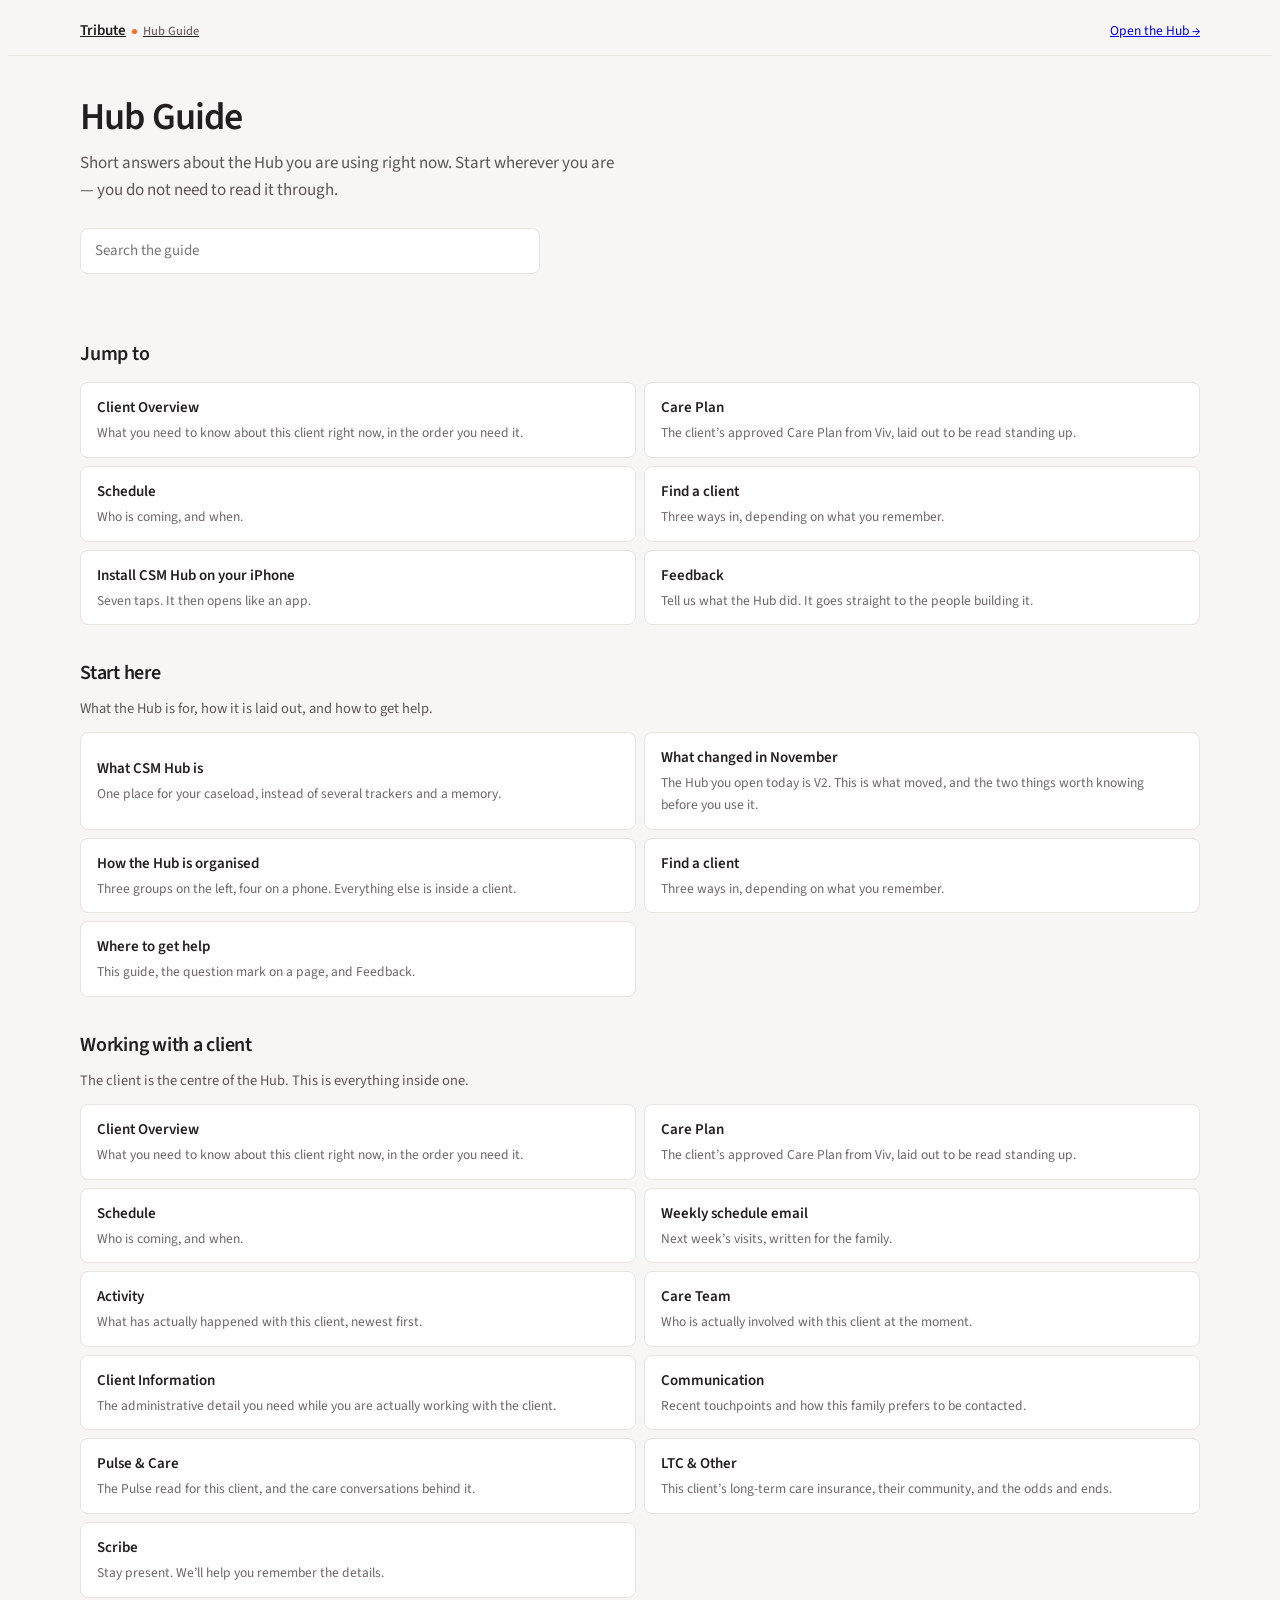
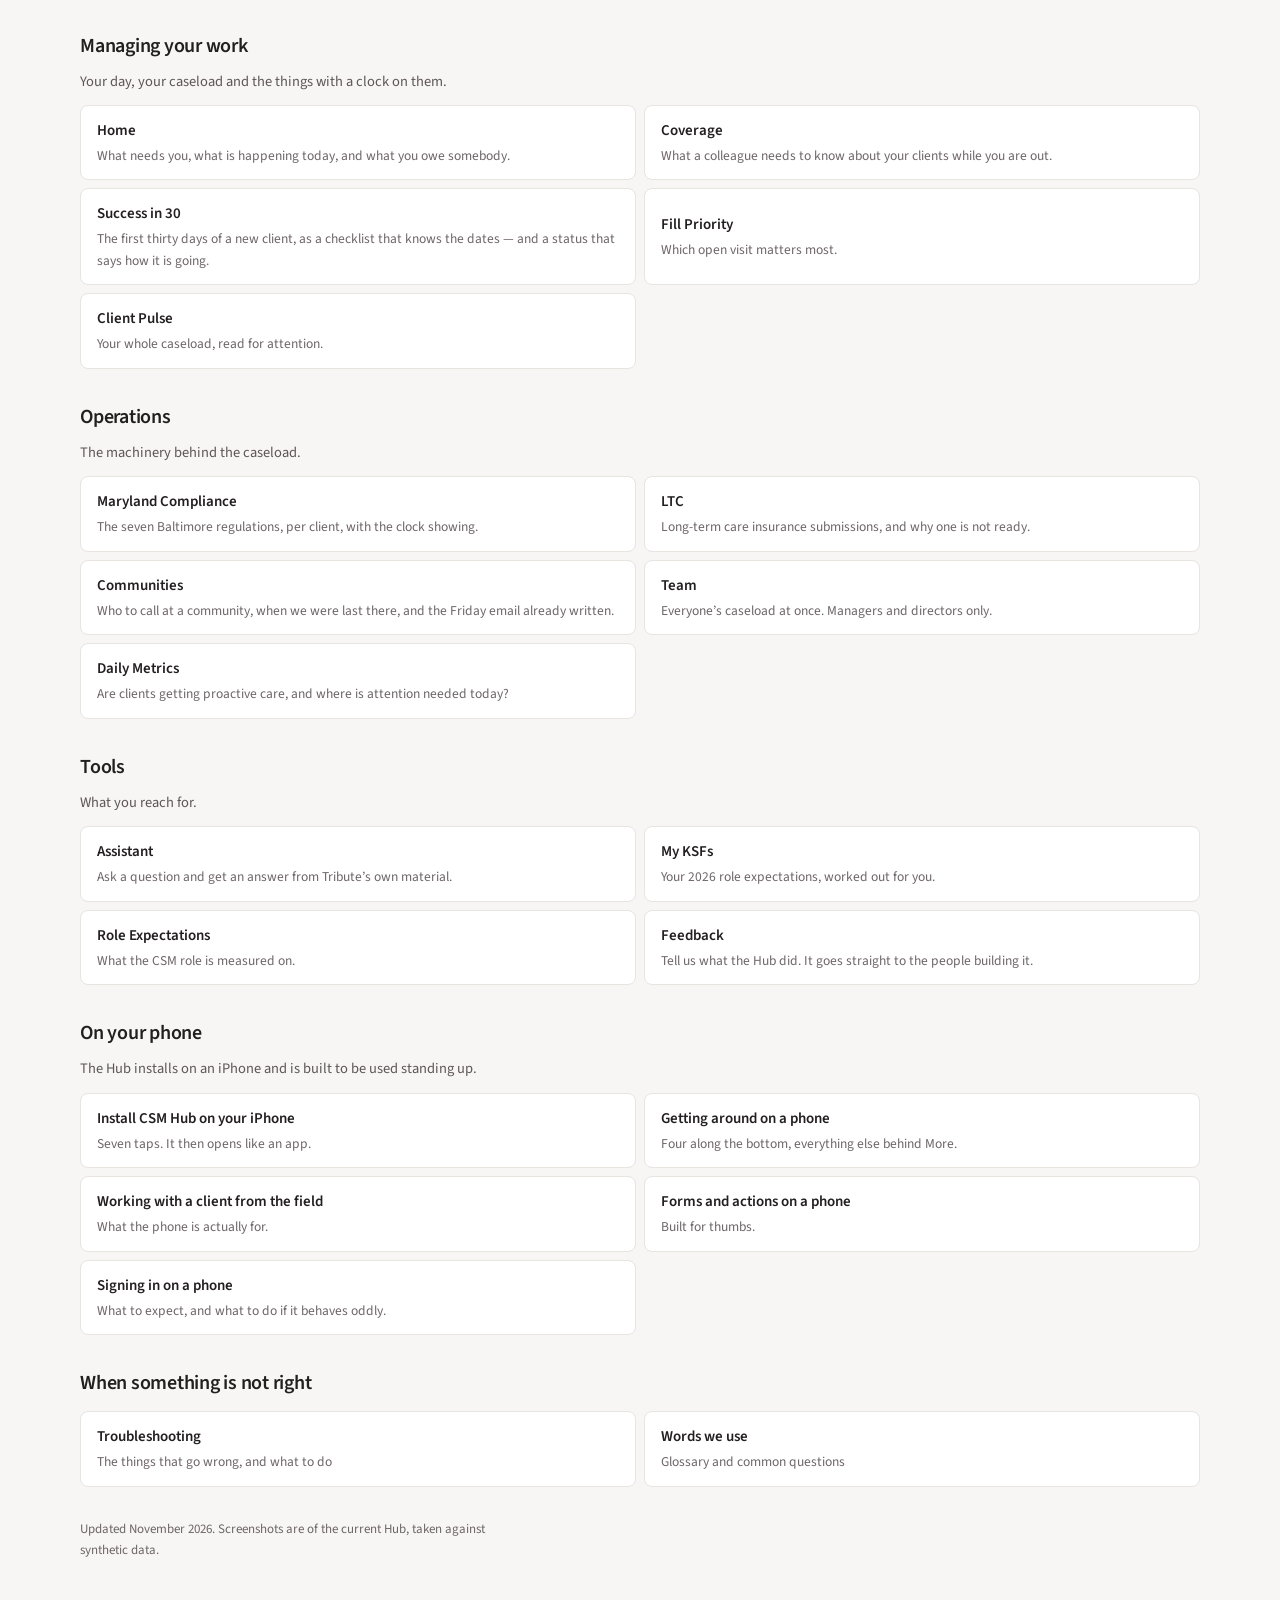
<file: v2/guide.html>
<!doctype html>
<html lang="en">
<head>
<meta charset="utf-8">
<meta name="viewport" content="width=device-width,initial-scale=1,viewport-fit=cover">
<title>Guide · Tribute CSM Hub</title>
<meta name="theme-color" content="#F7F6F4">
<link rel="preconnect" href="https://fonts.googleapis.com">
<link rel="preconnect" href="https://fonts.gstatic.com" crossorigin>
<link rel="stylesheet" href="https://fonts.googleapis.com/css2?family=Source+Sans+3:wght@300;400;500;600;700&display=swap">
<!-- The Hub's own stylesheet FIRST, so this page has the Hub's tokens and
     type rather than a second palette that only looks nearly the same. -->
<link rel="stylesheet" href="./redesign.css">
<link rel="stylesheet" href="./guide.css?v=cc4ff549">
<link rel="icon" type="image/png" sizes="32x32" href="./icons/icon-32.png">
</head>
<body class="gpage">
<header class="gtop">
  <div class="gtop-in">
    <a class="gbrand" href="#/"><span>Tribute</span><span class="dot"></span><small>Hub Guide</small></a>
    <a class="back-to-hub" href="./">Open the Hub &rarr;</a>
  </div>
</header>

<main class="gdoc"><div class="gdoc-in" id="gdoc-view" tabindex="-1"></div></main>

<script src="./guide-content.js?v=efe4b195"></script>
<script src="./guide-views.js?v=53a150d5"></script>
<script>
/* The standalone page is a thin host for exactly the renderer the Hub uses.
   Somebody emailed a link gets the same guide, in the same words, laid out
   the same way — it simply has no rail around it. */
(function () {
  'use strict';
  var view = document.getElementById('gdoc-view');
  function render() {
    window.GuideViews.prefix = '#/';
    var route = (location.hash || '#/').replace(/^#\/?/, '');
    view.innerHTML = window.GuideViews.render(route);
    window.GuideViews.wireSearch(view, function (r) { location.hash = '#/' + r; });
    var frag = window.GuideViews.fragmentOf(route);
    if (frag) { var t = document.getElementById(frag); if (t) { t.scrollIntoView(); return; } }
    window.scrollTo(0, 0);
  }
  window.addEventListener('hashchange', render);
  render();
})();
</script>
</body>
</html>
</file>
<file: v2/redesign.css>
/* ═══════════════════════════════════════════════════════════════════════════
   TRIBUTE CSM HUB — REDESIGN LAYER
   ═══════════════════════════════════════════════════════════════════════════
   Loaded AFTER the app's own <style> block, so this is a pure override layer.
   Not one line of the original CSS is deleted: every rule here either retunes
   a token the original already uses, or restyles a class the original already
   applies. That is deliberate. It means the 349 render functions keep emitting
   exactly the markup they emit today, and the redesign can be evaluated, kept,
   partially kept or thrown away without unpicking the application.

   The design language is taken from the Tribute Transformation Map. The
   product architecture is NOT. See REDESIGN.md for the transfer / adapt /
   unique decisions behind each block.
   ═══════════════════════════════════════════════════════════════════════════ */

/* ── 1. TOKENS ────────────────────────────────────────────────────────────
   TRANSFER DIRECTLY from the Transformation Map. Two products that share a
   palette and a type ramp read as one product family even when their layouts
   differ, which is the whole objective.

   The hub's existing variable NAMES are kept and repointed. Hundreds of inline
   styles in the render functions reference var(--line-soft), var(--hi) and so
   on; repointing rather than renaming means all of them move to the new
   palette for free, and none of them break. */
:root {
  /* Map canvas and surfaces */
  --canvas: #F7F6F4;
  --surface: #FFFFFF;
  --surface-2: #F1EFEC;
  --line: #E8E4E0;
  --line-2: #D6D0CB;
  --line-soft: #F1EFEC;

  /* Map ink ramp. The hub had one muted grey; the Map has three steps, which
     is what makes its dense rows readable. */
  --ink: #231F20;
  --ink-2: #5E5557;
  --ink-3: #6E6568;
  --head: #3A3335;
  --muted: #5E5557;
  --muted-soft: #6E6568;

  /* Brand. The hub used #FF5A1F, which at scale reads hot and fights the
     semantic reds. The Map's #C95018 is the same hue family, lower in
     saturation, and sits beside --bad without competing with it. */
  --orange: #C95018;
  --orange-dark: #A8400F;
  --orange-soft: #FBEEE6;
  --orange-fg: #A8400F;
  --brand: #C95018;
  /* ACCENT WAS NEVER DEFINED. Ten rules reached for var(--accent): every
     focus ring on the new tables, the Show-more link, the Call and Email
     buttons hover, and the Open button on Today's list. An undefined custom
     property makes the whole declaration invalid, so the Open button was
     white text on a transparent background and the focus rings simply were
     not there. Aliased rather than find-and-replaced, so the name keeps
     working and the nine other uses come back with it. */
  --accent: #C95018;
  --brand-ink: #A8400F;
  --brand-soft: #FBEEE6;

  /* Legacy aliases the original stylesheet still resolves */
  --navy: #231F20;
  --navy-h: #000000;
  --gold: #C95018;
  --gold-l: #A8400F;
  --cream: #F7F6F4;

  /* Semantic status. Mapped onto the hub's existing hi/med/lo pairs so every
     existing tier badge, pill and inline colour follows.
       red   = action required / outside desired state
       amber = watch / approaching threshold
       green = healthy / complete / on track
       grey  = unknown / no data / not applicable
     Orange is NOT in this list. It is brand and primary action only. */
  --bad: #B42318;  --bad-bg: #FBECEA;
  --warn: #93610A; --warn-bg: #FAF2E0;
  --pos: #2E7A57;  --pos-bg: #E8F2EC;
  --info: #3F5E9E; --info-bg: #EDF1F8;
  --none: #6E6568; --none-bg: #F1EFEC;
  --hi: #B42318;   --hi-bg: #FBECEA;
  --med: #93610A;  --med-bg: #FAF2E0;
  --lo: #2E7A57;   --lo-bg: #E8F2EC;

  /* Map geometry, shadow and motion */
  --r: 10px; --r-sm: 8px; --r-xs: 7px;
  --e1: 0 1px 2px rgba(35,31,32,.04);
  --e2: 0 8px 28px rgba(35,31,32,.08), 0 1px 3px rgba(35,31,32,.05);
  --e3: 0 24px 64px rgba(35,31,32,.18), 0 2px 8px rgba(35,31,32,.06);
  --ring: 0 0 0 2px #FFFFFF, 0 0 0 4px var(--brand);
  --t: 180ms cubic-bezier(.2,.7,.2,1);
  --t-slow: 260ms cubic-bezier(.2,.7,.2,1);

  --sb: #FBFAF8;
  --sb-2: #F0EDEA;
  --sw: 236px;
  --mono: ui-monospace,"SF Mono",SFMono-Regular,Menlo,Consolas,monospace;
}

/* ── 2. TYPOGRAPHY ────────────────────────────────────────────────────────
   ADAPT. The Map is single-family (Source Sans 3). The hub paired Inter with
   Space Grotesk for display headings. Source Sans 3 is adopted for body to
   match the family; Space Grotesk is RETIRED rather than kept, because two
   display faces across two products in the same suite is exactly the thing
   that makes them look unrelated. Page titles instead earn their hierarchy
   from size and weight, as they do in the Map. */
body {
  font-family: "Source Sans 3", -apple-system, BlinkMacSystemFont, "Segoe UI", system-ui, sans-serif;
  font-size: 15px;
  line-height: 1.5;
  letter-spacing: 0;
  color: var(--ink);
  background: var(--canvas);
  -webkit-font-smoothing: antialiased;
  text-rendering: optimizeLegibility;
}
h1, h2, .mt, .hub-card .hub-name, .sb-brand h1, .ph h2 {
  font-family: inherit;
  letter-spacing: -.01em;
  color: var(--head);
}
.sv, .snum, .num { font-family: var(--mono); font-variant-numeric: tabular-nums; }
b, strong { font-weight: 600; }
:focus { outline: none; }
:focus-visible { box-shadow: var(--ring); border-radius: var(--r-xs); }

/* ── 3. SHELL ─────────────────────────────────────────────────────────────
   ADAPT. The Map's quiet left rail is transferred. Its sticky translucent top
   bar is transferred too, but it carries different cargo here: the Map shows
   "as of" context for an executive, the hub shows what the CSM is looking at,
   the global search, and the sync state, because this is a workbench. */
.sidebar {
  width: var(--sw);
  background: var(--sb);
  border-right: 1px solid var(--line);
  padding: 0;
}
.sb-brand { padding: 20px 18px 6px; border-bottom: none; }
.sb-brand h1 { font-size: 16px; font-weight: 600; letter-spacing: -.01em; }
.sb-brand h1 .dot { color: var(--brand); }
.sb-brand p {
  font-size: 12px; font-weight: 500; color: var(--ink-2);
  text-transform: none; letter-spacing: .01em; margin-top: 2px;
}
.sb-who {
  margin: 10px 10px 4px; padding: 9px 10px; border-radius: var(--r-xs);
  border-bottom: none; background: transparent; transition: background var(--t);
}
.sb-who:hover { background: var(--sb-2); }
.sb-av { width: 26px; height: 26px; font-size: 10px; font-weight: 600; }
.sb-wname { font-size: 13.5px; font-weight: 600; }
.sb-wsub { font-size: 12px; color: var(--ink-2); }
.sb-sync {
  margin: 0 10px 6px; padding: 6px 10px; border-radius: var(--r-xs);
  border-bottom: none; font-size: 12.5px; color: var(--ink-2); cursor: pointer;
}
.sb-sync:hover { background: var(--sb-2); }
.sb-nav { padding: 4px 0 8px; }

/* Nav section headers and items follow .tm-navh / .tm-nav from the Map. */
.nav-sec {
  font-size: 11.5px; font-weight: 600; color: var(--ink-3);
  text-transform: none; letter-spacing: .01em;
  padding: 16px 18px 5px;
}
.nav-item {
  display: flex; align-items: center; gap: 10px;
  padding: 7px 10px; margin: 1px 10px; border-radius: var(--r-xs);
  font-size: 14.5px; font-weight: 500; color: var(--ink-2);
  transition: background var(--t), color var(--t);
}
.nav-item:hover { background: var(--sb-2); color: var(--ink); }
.nav-item.active {
  background: var(--surface); color: var(--ink); font-weight: 600;
  box-shadow: 0 0 0 1px var(--line), var(--e1);
}
/* ICONOGRAPHY. The original hid .nav-icon entirely (display:none) and the
   markup carried an emoji in it. Emoji in a left rail at 12px is noise, but
   a rail with no marks at all is harder to scan than one with them, so the
   Map's approach is adopted: a 17px line icon, inherited stroke, three
   quarters opacity, full opacity and brand colour when current. Icons are
   injected by redesign.js; this is only their styling. */
.nav-item .nav-icon {
  display: inline-flex; width: 17px; height: 17px; flex: none;
  align-items: center; justify-content: center;
  font-size: 0; line-height: 0;
}
.nav-item .nav-icon svg {
  width: 17px; height: 17px;
  stroke: currentColor; fill: none;
  stroke-width: 1.5; stroke-linecap: round; stroke-linejoin: round;
  opacity: .75; transition: opacity var(--t), color var(--t);
}
.nav-item.active .nav-icon svg { opacity: 1; color: var(--brand); }
/* Count badge on the right of a nav row: the Map's .cnt. Used here for
   "how many things on this page want me", which is the single most useful
   thing a left rail can tell an operator. */
.nav-item .nav-cnt {
  margin-left: auto; font-size: 12.5px; font-weight: 600;
  color: var(--brand-ink); font-variant-numeric: tabular-nums;
}
.nav-item .nav-cnt.zero { color: var(--ink-3); font-weight: 500; }
.sb-foot {
  padding: 12px 18px; border-top: 1px solid var(--line);
  font-size: 12.5px; color: var(--ink-3); font-style: normal;
}

.main { margin-left: var(--sw); padding: 0; }

/* Sticky top bar. TRANSFER (behaviour) / ADAPT (contents). */
#rd-top {
  position: sticky; top: 0; z-index: 30;
  background: rgba(247,246,244,.9);
  backdrop-filter: saturate(1.1) blur(10px);
  -webkit-backdrop-filter: saturate(1.1) blur(10px);
  border-bottom: 1px solid transparent;
  transition: border-color var(--t);
}
#rd-top.scrolled { border-bottom-color: var(--line); }
.rd-top-in {
  display: flex; align-items: center; gap: 14px;
  padding: 11px 32px; min-height: 60px;
}
.rd-h1 { font-size: 15px; font-weight: 600; color: var(--ink-2); white-space: nowrap; }
.rd-ctx {
  display: flex; align-items: center; gap: 8px; margin-left: auto;
  font-size: 13px; color: var(--ink-3); white-space: nowrap;
}
.rd-ctx .sep { width: 1px; height: 14px; background: var(--line-2); }
.rd-ctx b { color: var(--ink-2); font-weight: 600; }
.rd-ctx .stale { color: var(--warn); font-weight: 600; }
.page { padding: 20px 32px 72px; max-width: 1400px; }

/* ── 4. SURFACES ──────────────────────────────────────────────────────────
   ADAPT. The hub's 16px radius and soft shadow read friendly but blur the
   grid on a dense operational page. The Map's 10px / hairline / e1 keeps the
   warmth and sharpens the structure. */
.card, .sc, .sc-card, .md {
  border-radius: var(--r);
  border: 1px solid var(--line);
  box-shadow: var(--e1);
  background: var(--surface);
}
.card { padding: 16px 18px; }
.sc { padding: 14px 16px; }
.ct {
  font-size: 11.5px; font-weight: 600; letter-spacing: .06em;
  text-transform: uppercase; color: var(--ink-3);
}
.ph { margin-bottom: 18px; }
.ph h2 { font-size: 21px; font-weight: 600; letter-spacing: -.01em; }
.ph p { color: var(--ink-2); font-size: 14px; margin-top: 3px; max-width: 76ch; line-height: 1.5; }
.sl { font-size: 11.5px; font-weight: 600; letter-spacing: .06em; text-transform: uppercase; color: var(--ink-3); }
.sv { font-size: 26px; font-weight: 600; color: var(--ink); letter-spacing: -.01em; }
.ss { font-size: 12.5px; color: var(--ink-2); }

/* ── 5. CONTROLS ──────────────────────────────────────────────────────────
   ADAPT. Pill buttons and the Map's control geometry transfer. One deliberate
   divergence: the Map makes its primary button INK. Here primary stays BRAND
   ORANGE, because the brief reserves orange for primary action and brand, and
   because on an operational page the single "do the thing" button benefits
   from being the only saturated element on screen. Ink is kept for the
   secondary-strong button the hub already had (.btn-g). */
.btn {
  display: inline-flex; align-items: center; justify-content: center; gap: 6px;
  min-height: 34px; padding: 0 14px;
  border-radius: 999px; border: 1px solid var(--line-2);
  background: var(--surface); color: var(--ink);
  font-size: 14px; font-weight: 600; letter-spacing: 0;
  transition: background var(--t), border-color var(--t), color var(--t);
}
.btn:hover { background: var(--surface-2); }
.btn:active { transform: translateY(.5px); }
.btn-p { background: var(--brand); border-color: var(--brand); color: #fff; }
.btn-p:hover { background: var(--brand-ink); border-color: var(--brand-ink); }
.btn-g { background: var(--ink); border-color: var(--ink); color: #fff; }
.btn-g:hover { background: var(--head); border-color: var(--head); }
.btn-o { background: var(--surface); border-color: var(--line-2); color: var(--ink); }
.btn-o:hover { background: var(--surface-2); }
.btn-d { background: var(--surface); border-color: #EBC5C1; color: var(--bad); }
.btn-d:hover { background: var(--bad-bg); }
.btn-sm { min-height: 29px; padding: 0 12px; font-size: 13px; }

.si, .fc, input[type="text"], input[type="date"], input[type="number"], input[type="email"], select, textarea {
  min-height: 34px; padding: 6px 11px;
  border: 1px solid var(--line-2); border-radius: var(--r-xs);
  background: var(--surface); color: var(--ink);
  font-size: 14.5px; font-family: inherit;
}
.si:hover, .fc:hover { border-color: #BDB5AF; }
.si:focus, .fc:focus, input:focus, select:focus, textarea:focus {
  box-shadow: 0 0 0 3px var(--brand-soft); border-color: var(--brand); outline: none;
}
textarea, textarea.fc { min-height: 80px; resize: vertical; line-height: 1.45; }
.fl { font-size: 13px; font-weight: 600; color: var(--ink-2); }
.fg { margin-bottom: 12px; }

/* Tabs become the Map's segmented control: a tray with a raised current tab.
   Clearer than an underline when a page has several tab bars, which several
   hub pages do. */
.tabs {
  display: inline-flex; padding: 2px; gap: 2px;
  background: var(--surface-2); border-radius: var(--r-sm);
  border-bottom: none; margin-bottom: 16px;
}
.tab {
  padding: 0 13px; min-height: 32px;
  display: inline-flex; align-items: center;
  border-radius: 6px; border-bottom: none !important;
  font-size: 14px; font-weight: 500; color: var(--ink-2);
  transition: background var(--t), color var(--t);
}
.tab:hover { color: var(--ink); }
.tab.active {
  background: var(--surface); color: var(--ink); font-weight: 600;
  box-shadow: 0 1px 2px rgba(35,31,32,.08), 0 0 0 1px var(--line);
}

/* Filter buttons in the row lists (.btn used as a filter) get the Map's
   pressed-state treatment through .btn-p, which the pages already apply. */

/* ── 6. STATUS GRAMMAR ────────────────────────────────────────────────────
   ADAPT. The Map's rule is that the TEXT carries the meaning and the mark is
   a 7px dot. That is kept. What is NOT taken from the Map is its vocabulary
   (Live / Build / Plan / Hold); the hub's domain language stays exactly as it
   is, because High Need, Overdue, Needs Attention, Blocked and Not Sent are
   different concepts that happen to share a colour. Only the grammar is
   unified. */
.tb {
  display: inline-flex; align-items: center; gap: 6px;
  padding: 2px 9px; border-radius: 999px;
  font-size: 12px; font-weight: 600; letter-spacing: 0;
}
.tb.hi, .hi { background: var(--hi-bg); color: var(--hi); }
.tb.med, .med { background: var(--med-bg); color: var(--med); }
.tb.lo, .lo { background: var(--lo-bg); color: var(--lo); }
.st {
  display: inline-flex; align-items: center; gap: 7px;
  font-size: 14px; white-space: nowrap; color: var(--ink);
}
.st::before { content: ""; width: 7px; height: 7px; border-radius: 50%; background: var(--line-2); flex: none; }
.st.bad::before  { background: var(--bad); }
.st.warn::before { background: var(--warn); }
.st.pos::before  { background: var(--pos); }
.st.info::before { background: var(--info); }
.st.none { color: var(--ink-3); }
.st.none::before { background: transparent; border: 1.5px dashed #BDB5AF; width: 6px; height: 6px; }
.st.bad  { color: var(--bad); }
.st.warn { color: var(--warn); }

/* A small spaced-caps word for provenance (Viv / HubSpot / Manual), from the
   Map's .x-badge. Says where a number came from without shouting. */
.rd-src {
  display: inline-block; font-size: 10.5px; font-weight: 600;
  letter-spacing: .08em; text-transform: uppercase; color: var(--ink-3);
  vertical-align: .1em;
}

/* ── 7. MODALS ────────────────────────────────────────────────────────────
   TRANSFER the Map's elevation and scrim weight. */
.mo { background: rgba(35,31,32,.38); backdrop-filter: blur(2px); }
.md { border-radius: var(--r); box-shadow: var(--e3); padding: 22px 24px; }
.mh { font-size: 17px; font-weight: 600; color: var(--head); }

/* ── 8. HOME: OPERATIONAL COMMAND CENTRE ──────────────────────────────────
   UNIQUE to the CSM Hub. The Map opens on a portfolio an executive browses.
   The hub opens on a shift a CSM has to get through, so the hierarchy is
   Needs attention → Coming up → Caseload health → Tools. Section wrappers are
   added around the EXISTING home blocks; nothing is rebuilt, so every render
   function still writes into the element it has always written into. */
.rd-sec { margin-top: 30px; }
.rd-sec:first-child { margin-top: 0; }
.rd-sec-h { display: flex; align-items: baseline; gap: 12px; margin-bottom: 11px; }
.rd-sec-h h3 { font-size: 19px; font-weight: 600; letter-spacing: -.01em; color: var(--head); }
.rd-sec-h .lede { font-size: 13.5px; color: var(--ink-3); }
.rd-sec-h .aside { margin-left: auto; font-size: 13.5px; color: var(--ink-3); }
.rd-sec.quiet > .rd-sec-h h3 { color: var(--ink-2); font-size: 17px; }

/* The attention strip: the one thing a CSM should read first. */
#rd-attn { display: grid; grid-template-columns: repeat(auto-fit, minmax(172px, 1fr)); gap: 10px; }
.rd-attn-card {
  background: var(--surface); border: 1px solid var(--line); border-left: 3px solid var(--line-2);
  border-radius: var(--r); padding: 12px 14px; cursor: pointer;
  transition: box-shadow var(--t), border-color var(--t), transform var(--t);
}
.rd-attn-card:hover { box-shadow: var(--e2); transform: translateY(-1px); }
.rd-attn-card.bad  { border-left-color: var(--bad); }
.rd-attn-card.warn { border-left-color: var(--warn); }
.rd-attn-card.pos  { border-left-color: var(--pos); }
.rd-attn-card.none { border-left-color: var(--line-2); }
.rd-attn-n { font-family: var(--mono); font-size: 27px; font-weight: 600; line-height: 1; letter-spacing: -.02em; }
.rd-attn-card.bad .rd-attn-n  { color: var(--bad); }
.rd-attn-card.warn .rd-attn-n { color: var(--warn); }
.rd-attn-card.pos .rd-attn-n  { color: var(--pos); }
.rd-attn-card.none .rd-attn-n { color: var(--ink-3); }
.rd-attn-l { font-size: 13.5px; font-weight: 600; color: var(--ink); margin-top: 6px; line-height: 1.3; }
.rd-attn-s { font-size: 12.5px; color: var(--ink-3); margin-top: 2px; }
.rd-allclear {
  padding: 18px 20px; border: 1px dashed var(--line-2); border-radius: var(--r);
  color: var(--ink-2); font-size: 14.5px; background: var(--surface);
}

/* ── 9. GLOBAL SEARCH ─────────────────────────────────────────────────────
   UNIQUE. The Map has no equivalent; it is a browse product. The hub is a
   lookup product, and the single most common thing a CSM does is find one
   client. This supplements the page-level filters rather than replacing any
   of them: every existing search box is untouched. */
.rd-search-btn {
  display: inline-flex; align-items: center; gap: 8px;
  min-height: 34px; padding: 0 12px 0 11px;
  border: 1px solid var(--line-2); border-radius: 999px;
  background: var(--surface); color: var(--ink-3);
  font-size: 14px; cursor: pointer; transition: border-color var(--t), color var(--t);
}
.rd-search-btn:hover { border-color: #BDB5AF; color: var(--ink); }
.rd-search-btn kbd {
  font-family: inherit; font-size: 11.5px; font-weight: 600;
  border: 1px solid var(--line); border-radius: 4px; padding: 0 5px;
  color: var(--ink-3); background: var(--surface-2);
}
#rd-pal {
  display: none; position: fixed; inset: 0; z-index: 2000;
  background: rgba(35,31,32,.34); backdrop-filter: blur(2px);
  align-items: flex-start; justify-content: center; padding-top: 11vh;
}
#rd-pal.open { display: flex; }
.rd-pal-box {
  width: 640px; max-width: 94vw; background: var(--surface);
  border: 1px solid var(--line); border-radius: var(--r);
  box-shadow: var(--e3); overflow: hidden;
}
#rd-pal-input {
  width: 100%; border: none; border-bottom: 1px solid var(--line);
  border-radius: 0; min-height: 52px; padding: 0 18px; font-size: 16.5px;
}
#rd-pal-input:focus { box-shadow: none; border-color: var(--line); }
#rd-pal-results { max-height: 56vh; overflow: auto; }
.rd-pal-grp {
  font-size: 11px; font-weight: 600; letter-spacing: .08em; text-transform: uppercase;
  color: var(--ink-3); padding: 11px 18px 4px;
}
.rd-pal-row {
  display: flex; align-items: center; gap: 10px;
  padding: 9px 18px; cursor: pointer; border: none; background: none;
  width: 100%; text-align: left; color: inherit; font-size: 14.5px;
}
.rd-pal-row:hover, .rd-pal-row.sel { background: var(--surface-2); }
.rd-pal-row .r-sub { margin-left: auto; font-size: 12.5px; color: var(--ink-3); }
.rd-pal-empty { padding: 26px 18px; color: var(--ink-3); font-size: 14.5px; text-align: center; }

/* ── 10. CLIENT WORKSPACE ─────────────────────────────────────────────────
   UNIQUE, and the answer to "information about one client is scattered".
   The client detail already renders every section the brief lists; what it
   lacked was a way to move between them. A section rail is added over the
   EXISTING detail markup, so nothing about how the sections are produced
   changes. Contextual disclosure: a section whose data is empty for this
   client is marked, not hidden, so the CSM learns the shape of the record. */
.rd-cw-rail {
  display: flex; gap: 2px; flex-wrap: wrap; padding: 2px;
  background: var(--surface-2); border-radius: var(--r-sm); margin-bottom: 14px;
}
.rd-cw-rail button {
  appearance: none; border: none; background: none;
  padding: 0 12px; min-height: 31px; border-radius: 6px;
  font: inherit; font-size: 13.5px; font-weight: 500; color: var(--ink-2); cursor: pointer;
  display: inline-flex; align-items: center; gap: 6px;
  transition: background var(--t), color var(--t);
}
.rd-cw-rail button:hover { color: var(--ink); }
.rd-cw-rail button[aria-pressed="true"] {
  background: var(--surface); color: var(--ink); font-weight: 600;
  box-shadow: 0 1px 2px rgba(35,31,32,.08), 0 0 0 1px var(--line);
}
.rd-cw-rail button .dotn {
  font-size: 11.5px; font-weight: 600; color: var(--ink-3);
  font-variant-numeric: tabular-nums;
}
.rd-cw-rail button.empty { color: var(--ink-3); }

/* ── 11. PROTOTYPE CHROME ─────────────────────────────────────────────────
   Prototype-only. Never ships. Deliberately loud so this page can never be
   mistaken for the real hub in a screenshot. */
html.proto-on body { padding-bottom: 46px; }
#proto-bar {
  position: fixed; left: 0; right: 0; bottom: 0; z-index: 4000;
  display: flex; align-items: center; gap: 14px; flex-wrap: wrap;
  padding: 7px 16px; min-height: 46px;
  background: #231F20; color: #F7F6F4;
  font-family: "Source Sans 3", system-ui, sans-serif; font-size: 13px;
  border-top: 3px solid var(--brand);
}
#proto-bar .proto-tag {
  background: var(--brand); color: #fff; font-weight: 700;
  font-size: 11px; letter-spacing: .1em; padding: 3px 9px; border-radius: 4px;
}
#proto-bar .proto-txt { color: #C9C3BF; }
#proto-bar .proto-as { display: flex; align-items: center; gap: 7px; margin-left: auto; color: #C9C3BF; }
#proto-bar select {
  background: #3A3335; color: #F7F6F4; border: 1px solid #5E5557;
  border-radius: 6px; min-height: 28px; padding: 2px 8px; font-size: 12.5px; max-width: 330px;
}
#proto-bar .proto-w { color: #C9C3BF; }
#proto-bar .proto-w b { color: #fff; }
#proto-bar .proto-btn {
  background: #3A3335; color: #F7F6F4; border: 1px solid #5E5557;
  border-radius: 999px; min-height: 28px; padding: 0 12px; font-size: 12.5px;
  cursor: pointer; font-family: inherit;
}
#proto-bar .proto-btn:hover { background: #4A4345; }

/* ── 12. RESPONSIVE ───────────────────────────────────────────────────────
   ADAPT. The original was fixed at a 252px rail with no breakpoints, so it
   broke below about 1000px. The Map collapses its rail; the same is done
   here, with the rail becoming a horizontal scroller rather than a drawer,
   because a CSM on a tablet in a client's hallway wants one tap to a page,
   not two. */
@media (max-width: 1100px) {
  .g4 { grid-template-columns: repeat(2, 1fr); }
  .rd-top-in, .page { padding-left: 22px; padding-right: 22px; }
}
@media (max-width: 900px) {
  /* The rail used to become a HORIZONTAL scroller here, on the theory that one
     tap beat two on a tablet. In practice it hid destinations off the right
     edge with nothing to say they were there, and the group headings — the
     whole point of the structure — were switched off to make it fit. Below
     900px the phone layer now owns navigation: a bottom bar for the three
     places a CSM lives in, and a vertical drawer holding everything else,
     grouped exactly as the desktop rail groups it. */
  html.proto-on .sidebar { top: auto; height: auto; }
  .main { margin-left: 0; }
  #app { flex-direction: column; }
  .g2, .g3, .g4 { grid-template-columns: 1fr; }
  .rd-top-in { padding: 10px 16px; }
  .page { padding: 16px 16px 80px; }
  .rd-ctx { display: none; }
}
@media (max-width: 620px) {
  #rd-attn { grid-template-columns: 1fr 1fr; }
  .ph h2 { font-size: 19px; }
  #proto-bar .proto-txt, #proto-bar .proto-w { display: none; }
}

/* ── 13. PRINT ────────────────────────────────────────────────────────────
   LTC packets and Maryland evidence get printed. The rail, top bar and
   prototype chrome should not be on the paper. */
@media print {
  .sidebar, #rd-top, #proto-bar, .rd-search-btn { display: none !important; }
  .main { margin-left: 0; }
  .card, .sc { box-shadow: none; border: 1px solid #DDD; }
}

/* ── 14. SETUP SCREENS ────────────────────────────────────────────────────
   The hub picker, profile grid, loading splash and no-access notice are the
   first thing anyone sees, so they have to carry the family look too. ADAPT:
   the Map has no equivalent screen, but its surface, radius, shadow and type
   ramp apply directly. */
.setup-screen h1 { font-size: 26px; font-weight: 600; letter-spacing: -.015em; color: var(--head); }
.setup-screen p { color: var(--ink-2); font-size: 14.5px; }
.folder-box {
  background: var(--surface); border: 1px solid var(--line);
  border-radius: var(--r); box-shadow: var(--e2); padding: 28px 26px;
}
.hub-card, .pc {
  background: var(--surface); border: 1px solid var(--line);
  border-radius: var(--r); box-shadow: var(--e1);
  transition: box-shadow var(--t), border-color var(--t), transform var(--t);
}
.hub-card:hover, .pc:hover {
  box-shadow: var(--e2); border-color: var(--line-2); transform: translateY(-1px);
}
.hub-card .hub-name { font-size: 16.5px; font-weight: 600; letter-spacing: -.01em; }
.pname { font-size: 14.5px; font-weight: 600; }
.prole { font-size: 12.5px; color: var(--ink-2); }
.pav { font-weight: 600; }
.pc.mgr, .pc.csc-card { border-color: var(--line-2); }

/* Empty states: the Map's quiet, sentence-shaped empty rather than a big
   glyph and a fragment. */
.es { padding: 26px 18px; text-align: center; color: var(--ink-2); font-size: 14.5px; }
.es .ei { font-size: 22px; opacity: .55; margin-bottom: 6px; }
.es p { color: var(--ink-2); font-size: 14.5px; }

/* The production stale-copy guard. Kept and restyled: it is correct that it
   fires here, and it is a useful second signal that this is not the live hub.
   redesign.js rewrites its wording for the prototype. */
#rd-stale-note {
  position: fixed; top: 0; left: 0; right: 0; z-index: 9999;
  background: var(--bad); color: #fff;
  font: 600 12.5px "Source Sans 3", system-ui, sans-serif;
  padding: 7px 14px; text-align: center;
}

/* ── 15. FIXES FOUND IN THE BROWSER ───────────────────────────────────────
   Stat figures use the body face with tabular numerals rather than the mono
   stack. SF Mono draws a slashed zero, which at 26px reads as a struck-out
   number on a card whose whole job is to be read at a glance. The Map does
   the same thing: --fig is the body face. Small inline figures keep the mono
   stack, where the slash is a feature. */
.sv { font-family: inherit; font-variant-numeric: tabular-nums; letter-spacing: -.02em; }
.rd-attn-n { font-family: inherit; font-variant-numeric: tabular-nums; }

/* The production stale-copy guard is position:fixed at the top of the
   viewport, so the sticky top bar has to start below it. */
html.proto-on #rd-top { top: 32px; }
html.proto-on body { padding-top: 32px; }
@media (min-width: 901px) {
  html.proto-on .sidebar { top: 32px; height: calc(100vh - 32px); }
}

/* ═══════════════════════════════════════════════════════════════════════════
   PASS 2 — calm control
   ═══════════════════════════════════════════════════════════════════════════
   Everything below either refines pass 1 or belongs to a surface pass 1 did
   not have. Kept as its own block so the two passes stay auditable; it would
   be folded into one sheet before any transfer to production.

   The spacing scale is 4px. Every vertical gap, inset and row height below is
   a multiple of it, because the person this is for will notice when one is
   not. Control heights are 34 (standard) / 29 (small) / 30 (view tab) and
   nothing else. Radii are 10 / 8 / 7 / 999 and nothing else.
   ═══════════════════════════════════════════════════════════════════════════ */

:root {
  --sp: 4px;
  --h-ctl: 34px;
  --h-sm: 29px;
  --row: 56px;
  --page-max: 1320px;
}

/* ── Icons ────────────────────────────────────────────────────────────────
   One family, one weight. The wrapper keeps an icon on the text baseline so
   a line of mixed text and icons does not jitter. */
.ti {
  width: 1em; height: 1em;
  stroke: currentColor; fill: none;
  stroke-width: 1.5; stroke-linecap: round; stroke-linejoin: round;
  vector-effect: non-scaling-stroke;
}
.ti-w {
  display: inline-flex; align-items: center; justify-content: center;
  width: 1.05em; height: 1.05em;
  vertical-align: -0.16em;
  flex: none;
  margin-right: .14em;
}
.ti-w:last-child { margin-right: 0; }
.ti-bad  { color: var(--bad); }
.ti-warn { color: var(--warn); }
.ti-pos  { color: var(--pos); }
.ti-mute { color: var(--ink-3); }
/* A status puck is a filled dot, not an outline. */
.ti-bad .ti, .ti-warn .ti, .ti-pos .ti, .ti-mute .ti { fill: currentColor; stroke: none; }
.btn .ti-w, .nav-item .ti-w { margin-right: 0; }
.ct .ti-w, .mh .ti-w, th .ti-w { color: var(--ink-3); }

/* ── Illustration ─────────────────────────────────────────────────────────
   Four drawings, same hand as the icons: three stroke weights, one accent.
   They appear only where there is genuinely nothing to do, which is the one
   place a little warmth costs nothing operationally. */
.rd-art { width: 148px; height: 99px; display: block; margin: 0 auto 16px; }
.rd-art path, .rd-art rect, .rd-art circle { fill: none; stroke: var(--line-2); stroke-linecap: round; stroke-linejoin: round; }
.rd-art .l1 { stroke-width: 1.6; }
.rd-art .l2 { stroke-width: 1.4; stroke: #CFC8C2; }
.rd-art .l3 { stroke-width: 1.2; stroke: #E0DAD4; }
.rd-art .accent { stroke: var(--brand); }
.rd-empty { padding: 48px 24px 52px; text-align: center; }
.rd-empty-t { font-size: 16px; font-weight: 600; color: var(--head); letter-spacing: -.01em; }
.rd-empty-b { font-size: 14px; color: var(--ink-2); margin-top: 6px; max-width: 46ch; margin-inline: auto; line-height: 1.5; }

/* ═══ CLIENT TRACKER ══════════════════════════════════════════════════════
   One row, one line of meaning. Identity on the left, the single worst
   exception in the middle, the next due thing on the right, a chevron to
   open. A healthy row carries no colour at all. */
#rd-views {
  display: flex; gap: 2px; padding: 2px; margin-bottom: 12px;
  background: var(--surface-2); border-radius: var(--r-sm);
  width: fit-content; max-width: 100%; overflow-x: auto;
}
.rd-view {
  appearance: none; border: none; background: none;
  min-height: 30px; padding: 0 12px; border-radius: 6px;
  font: inherit; font-size: 13.5px; font-weight: 500; color: var(--ink-2);
  cursor: pointer; white-space: nowrap;
  display: inline-flex; align-items: center; gap: 7px;
  transition: background var(--t), color var(--t);
}
.rd-view:hover { color: var(--ink); }
.rd-view[aria-selected="true"] {
  background: var(--surface); color: var(--ink); font-weight: 600;
  box-shadow: 0 1px 2px rgba(35,31,32,.08), 0 0 0 1px var(--line);
}
.rd-view .n {
  font-size: 12px; font-weight: 600; color: var(--ink-3);
  font-variant-numeric: tabular-nums;
}
.rd-view[aria-selected="true"] .n { color: var(--brand-ink); }

.rd-cl { list-style: none; margin: 0; padding: 0; border-top: 1px solid var(--line); }
.rd-cl-row { border-bottom: 1px solid var(--line); }
.rd-cl-open {
  appearance: none; width: 100%; border: none; background: none;
  display: grid;
  grid-template-columns: minmax(180px, 1.35fr) minmax(170px, 1.1fr) minmax(96px, auto) 24px;
  align-items: center; column-gap: 20px;
  min-height: var(--row); padding: 10px 16px;
  text-align: left; font: inherit; color: inherit; cursor: pointer;
  transition: background var(--t);
}
.rd-cl-open:hover { background: #FBFAF8; }
.rd-cl-open:focus-visible { box-shadow: var(--ring); border-radius: var(--r-xs); }

.rd-cl-id { min-width: 0; }
.rd-cl-name {
  display: flex; align-items: center; gap: 6px;
  font-size: 15px; font-weight: 600; color: var(--ink); letter-spacing: -.005em;
  white-space: nowrap; overflow: hidden; text-overflow: ellipsis;
}
.rd-cl-secure { display: inline-flex; color: var(--brand-ink); font-size: 13px; flex: none; }
.rd-cl-secure .ti { width: 13px; height: 13px; }
.rd-cl-where {
  display: block; font-size: 13px; color: var(--ink-3); margin-top: 2px;
  white-space: nowrap; overflow: hidden; text-overflow: ellipsis;
}

.rd-cl-mid { display: flex; align-items: center; gap: 8px; min-width: 0; flex-wrap: wrap; }
.rd-cl-tier {
  font-size: 11.5px; font-weight: 600; letter-spacing: .02em;
  color: var(--ink-2); background: var(--surface-2);
  padding: 2px 7px; border-radius: 999px; white-space: nowrap;
}
/* THE EXCEPTION. One per row, and the only coloured thing on it. */
/* NOWRAP ON A CELL WITH NO WIDTH LIMIT IS A COLUMN WAITING TO BLOW OUT.
   The status cell held a short label until a Pulse-only client put a whole
   sentence in it; nowrap then widened the column to about 800px and pushed
   four columns off the screen. The text is a label again, and this is the
   belt: it wraps, and it cannot exceed the measure the Pulse line uses. */
.rd-cl-ex {
  display: inline-flex; align-items: baseline; gap: 7px;
  font-size: 13.5px; font-weight: 500;
  white-space: normal; max-width: 34ch;
  min-width: 0; overflow: hidden;
}
.rd-cl-ex::before { content: ""; width: 6px; height: 6px; border-radius: 50%; flex: none; }
.rd-cl-ex.bad  { color: var(--bad); }
.rd-cl-ex.bad::before  { background: var(--bad); }
.rd-cl-ex.warn { color: var(--warn); }
.rd-cl-ex.warn::before { background: var(--warn); }
.rd-cl-ex.mute { color: var(--ink-3); }
.rd-cl-ex.mute::before { background: var(--line-2); }
/* HEALTH IS SILENT. No dot, no colour, no competing for the eye. */
.rd-cl-ok { font-size: 13.5px; color: var(--ink-3); }

.rd-cl-right { text-align: right; }
.rd-cl-next { font-size: 13px; color: var(--ink-2); white-space: nowrap; font-variant-numeric: tabular-nums; }
.rd-cl-next.muted { color: var(--ink-3); }

.rd-cl-chev { display: flex; justify-content: flex-end; color: var(--ink-3); }
.rd-cl-chev .ti { width: 15px; height: 15px; transition: transform var(--t); }
.rd-cl-row.open .rd-cl-chev .ti { transform: rotate(90deg); }
.rd-cl-row.open > .rd-cl-open { background: var(--surface-2); }
.rd-cl-row.open { background: #FCFBF9; }
/* A row with an exception carries a hairline rule, not a fill: enough to
   find with the eye, not enough to shout. */
.rd-cl-row.has-ex.bad  > .rd-cl-open { box-shadow: inset 2px 0 0 var(--bad); }
.rd-cl-row.has-ex.warn > .rd-cl-open { box-shadow: inset 2px 0 0 var(--warn); }
.rd-cl-det { padding: 0 16px 18px; }

/* ── Client workspace ─────────────────────────────────────────────────── */
.rd-cw-rail { margin: 4px 0 16px; }
.rd-cw-rail button[aria-selected="true"] {
  background: var(--surface); color: var(--ink); font-weight: 600;
  box-shadow: 0 1px 2px rgba(35,31,32,.08), 0 0 0 1px var(--line);
}
.rd-cw-body > div:first-child { margin-top: 0; }

/* ── Home ─────────────────────────────────────────────────────────────── */
#rd-attn { display: grid; grid-template-columns: repeat(auto-fit, minmax(188px, 1fr)); gap: 10px; }
.rd-attn-card {
  appearance: none; text-align: left; font: inherit;
  display: flex; flex-direction: column; gap: 2px;
  background: var(--surface); border: 1px solid var(--line);
  border-left: 2px solid var(--line-2);
  border-radius: var(--r); padding: 14px 16px; cursor: pointer;
  transition: box-shadow var(--t), border-color var(--t), transform var(--t);
}
.rd-attn-card:hover { box-shadow: var(--e2); transform: translateY(-1px); }
.rd-attn-card:focus-visible { box-shadow: var(--ring); }
.rd-attn-card.bad  { border-left-color: var(--bad); }
.rd-attn-card.warn { border-left-color: var(--warn); }
.rd-attn-card.info { border-left-color: var(--info); }
.rd-attn-n { font-size: 26px; font-weight: 600; line-height: 1.1; letter-spacing: -.02em; font-variant-numeric: tabular-nums; }
.rd-attn-card.bad  .rd-attn-n { color: var(--bad); }
.rd-attn-card.warn .rd-attn-n { color: var(--warn); }
.rd-attn-card.info .rd-attn-n { color: var(--info); }
.rd-attn-l { font-size: 14px; font-weight: 600; color: var(--ink); margin-top: 4px; }
.rd-attn-s { font-size: 13px; color: var(--ink-3); }

/* A TILE THAT FILTERS HAS TO LOOK PRESSED. The tiles used to navigate away,
   so they never had a selected state to show; now one of them can be the
   filter the list below is under, and a filter you cannot see is a list that
   looks wrong. */
.rd-attn-card.on { border-color: var(--ink); box-shadow: inset 0 0 0 1px var(--ink); }
.rd-attn-card.on .rd-attn-l { text-decoration: underline; text-underline-offset: 3px; }
/* Empty is worth saying: her layout keeps four tiles whether or not each has
   something in it, so a nothing-today tile stays in place and goes quiet
   rather than disappearing and shuffling the other three along. */
.rd-attn-card:disabled { cursor: default; opacity: .55; }
.rd-attn-card:disabled:hover { box-shadow: none; transform: none; }
.rd-allclear { display: none; }

#rd-next { padding: 4px 16px; }
.rd-next-row {
  display: grid; grid-template-columns: 64px minmax(0,1fr) auto;
  align-items: baseline; gap: 14px;
  padding: 10px 0; border-bottom: 1px solid var(--line-soft);
}
.rd-next-row:last-child { border-bottom: none; }
.rd-next-row .d { font-size: 13px; color: var(--ink-3); font-variant-numeric: tabular-nums; }
.rd-next-row .w { font-size: 14px; font-weight: 500; overflow: hidden; text-overflow: ellipsis; white-space: nowrap; }
.rd-next-row .k { font-size: 13px; color: var(--ink-3); white-space: nowrap; }
.rd-quiet { font-size: 14px; color: var(--ink-3); padding: 14px 0; }

/* ── Search palette ───────────────────────────────────────────────────── */
.rd-search-btn { gap: 7px; padding: 0 10px 0 11px; }
.rd-search-btn .ti { width: 15px; height: 15px; }
.rd-pal-top {
  display: flex; align-items: center; gap: 10px;
  padding: 0 16px; border-bottom: 1px solid var(--line); color: var(--ink-3);
}
.rd-pal-top .ti { width: 17px; height: 17px; flex: none; }
#rd-pal-input { border: none; border-radius: 0; min-height: 54px; padding: 0; font-size: 16px; flex: 1; }
#rd-pal-input:focus { box-shadow: none; }
.rd-pal-top kbd {
  font: inherit; font-size: 11px; font-weight: 600; color: var(--ink-3);
  border: 1px solid var(--line); border-radius: 4px; padding: 1px 6px; background: var(--surface-2);
}
.rd-pal-row { gap: 11px; padding: 9px 16px; }
.rd-pal-row .ic { display: inline-flex; color: var(--ink-3); flex: none; }
.rd-pal-row .ic .ti { width: 16px; height: 16px; }
.rd-pal-row .lb { min-width: 0; overflow: hidden; text-overflow: ellipsis; white-space: nowrap; }
.rd-pal-row.sel .ic { color: var(--brand-ink); }

/* ── Dialog ───────────────────────────────────────────────────────────── */
.rd-dlg .md { animation: rd-pop 180ms cubic-bezier(.2,.7,.2,1); }
@keyframes rd-pop { from { opacity: 0; transform: translateY(6px) scale(.985); } to { opacity: 1; transform: none; } }
.rd-dlg-b { font-size: 14.5px; color: var(--ink-2); line-height: 1.5; margin: 10px 0 16px; }
.rd-dlg-f { display: flex; justify-content: flex-end; gap: 8px; margin-top: 16px; }

/* ── Pixel discipline ─────────────────────────────────────────────────────
   One height for controls, one for small controls, one radius family, one
   modal header and footer shape, one page width. Normalised rather than
   decorated: hierarchy comes from spacing, type and surface. */
.btn, .si, .fc, input[type="text"], input[type="date"], input[type="number"],
input[type="email"], select { min-height: var(--h-ctl); }
.btn-sm, .rd-view { min-height: var(--h-sm); }
.page { max-width: var(--page-max); padding: 24px 32px 80px; }
.rd-top-in { padding: 11px 32px; }
.card { padding: 16px 18px; }
.card + .card { margin-top: 12px; }
.ph { margin-bottom: 20px; }
.ph h2 { font-size: 22px; line-height: 1.25; }
.ph p { margin-top: 4px; }
.rd-sec { margin-top: 32px; }
.rd-sec-h { margin-bottom: 12px; }
.rd-sec-h h3 { font-size: 18px; }
.tabs { margin-bottom: 16px; }
.mh {
  display: flex; align-items: center; justify-content: space-between;
  gap: 12px; padding-bottom: 14px; margin-bottom: 4px;
  border-bottom: 1px solid var(--line);
}
.mc {
  appearance: none; background: none; border: none; cursor: pointer;
  width: 30px; height: 30px; border-radius: var(--r-xs);
  display: inline-flex; align-items: center; justify-content: center;
  color: var(--ink-3); font-size: 15px; line-height: 1;
  transition: background var(--t), color var(--t);
}
.mc:hover { background: var(--surface-2); color: var(--ink); }
.market-filter-bar {
  display: flex; align-items: center; gap: 6px; flex-wrap: wrap;
  padding: 0 0 12px; border: none; background: none;
}
.mfb-lab { font-size: 13px; color: var(--ink-3); margin-right: 2px; }
.mfb-btn {
  appearance: none; min-height: var(--h-sm); padding: 0 12px;
  border: 1px solid var(--line-2); border-radius: 999px;
  background: var(--surface); color: var(--ink-2);
  font: inherit; font-size: 13.5px; cursor: pointer;
  transition: background var(--t), color var(--t), border-color var(--t);
}
.mfb-btn:hover { border-color: #BDB5AF; color: var(--ink); }
.mfb-btn.active { background: var(--ink); border-color: var(--ink); color: #fff; font-weight: 600; }

/* Numbers align. Dates, counts and currency all use tabular figures so a
   column of them has a straight right edge. */
.sv, .rd-attn-n, .rd-cl-next, .rd-next-row .d, .rd-view .n, td, .snum { font-variant-numeric: tabular-nums; }

/* Motion explains state change and does nothing else. */
@media (prefers-reduced-motion: reduce) {
  *, *::before, *::after { animation-duration: .01ms !important; transition-duration: .01ms !important; }
}

/* ── Responsive ───────────────────────────────────────────────────────── */
@media (max-width: 1100px) {
  .rd-cl-open { grid-template-columns: minmax(150px,1.3fr) minmax(150px,1fr) 24px; }
  .rd-cl-right { display: none; }
}
@media (max-width: 760px) {
  .rd-cl-open { grid-template-columns: minmax(0,1fr) 24px; row-gap: 4px; padding: 12px 14px; }
  .rd-cl-mid { grid-column: 1; }
  .rd-cl-chev { grid-row: 1; grid-column: 2; }
  #rd-attn { grid-template-columns: 1fr; }
  .page { padding: 16px 16px 80px; }
  .rd-art { width: 120px; height: 80px; }
}

/* Attention overflow: everything past the fourth card, named but quiet. */
.rd-attn-more {
  grid-column: 1 / -1;
  display: flex; align-items: center; gap: 10px; flex-wrap: wrap;
  padding: 10px 2px 0; font-size: 13.5px; color: var(--ink-3);
}
.rd-attn-more .sep { color: var(--line-2); }
.rd-attn-link {
  appearance: none; border: none; background: none; padding: 0;
  font: inherit; font-size: 13.5px; color: var(--ink-2); cursor: pointer;
  text-decoration: underline; text-decoration-color: var(--line-2); text-underline-offset: 3px;
}
.rd-attn-link:hover { color: var(--ink); text-decoration-color: var(--ink-3); }
.rd-attn-link b { font-weight: 600; font-variant-numeric: tabular-nums; }

/* ═══════════════════════════════════════════════════════════════════════════
   PASS 3 — the client workspace
   ═══════════════════════════════════════════════════════════════════════════
   Fewer containers. A border now means "this is a separate surface", not
   "this is a conceptual group". Groups are made with space and type.
   ═══════════════════════════════════════════════════════════════════════════ */

/* The page that holds the tracker loses its card frame: the split view is
   the surface, and wrapping it in another box adds a border that means
   nothing. */
#page-clients > .card:has(#rd-split) { border: none; background: none; box-shadow: none; padding: 0; }

#rd-split {
  display: grid;
  grid-template-columns: minmax(300px, 400px) minmax(0, 1fr);
  gap: 32px;
  align-items: start;
}
#rd-split.no-ws { grid-template-columns: minmax(0, 1fr); }
#rd-split.no-ws .rd-split-ws { display: none; }

/* ── A CLIENT IS ITS OWN PAGE ──────────────────────────────────────────────
   Courtney, 17 Nov: "Client opens as its own full page", because "opening a
   client keeps the whole list header above it. The client name starts halfway
   down the screen under the search bar and filters."

   So the list, the view tabs, the market chips and the page's own title and
   filter row all stand down while a client is open, at every width rather
   than only on a phone. The table stays in the DOM, hidden, which is what
   makes Back instant and keeps deep links resolvable.

   !important because the filter row carries an inline style="display:flex"
   from index.html, which beats an ordinary rule: the title obeyed and the
   filters did not, which is how a client opened with the search bar still
   sitting on top of it. The phone layer carries the same !important for the
   same reason. */
#page-clients.rd-client-open .rd-list-chrome { display: none !important; }

/* THREE FILTER SYSTEMS, STACKED (Courtney, priority 4): "the Tier and Status
   dropdowns, the Market chips, and the five tabs. The Status dropdown ('Any
   overdue', 'Due within 14 days') does the same thing as the tabs. The legend
   (Overdue / Due soon / On track / No record) isn't used in the list at all."

   The V2 list stopped READING the Status dropdown when the tabs took over its
   job, which left a control on the page that did nothing at all: worse than
   either keeping or removing it. Both go here rather than from index.html,
   because V1 still draws the dots the legend explains and still filters on
   the dropdown. */
#page-clients #cm-status, #page-clients #cm-legend { display: none; }
#rd-split.has-sel { grid-template-columns: minmax(0, 1fr); }
#rd-split.has-sel .rd-split-list { display: none; }
#rd-split.has-sel .rd-split-ws {
  position: static; max-height: none; overflow: visible;
  border-left: none; padding-left: 0;
}
.rd-split-list { min-width: 0; }
.rd-split-ws {
  min-width: 0;
  position: sticky; top: 92px;
  max-height: calc(100vh - 150px);
  overflow: auto;
  border-left: 1px solid var(--line);
  padding-left: 32px;
}

/* ── The list ─────────────────────────────────────────────────────────────
   An Apple Settings list, not a table. No borders between rows; separation
   comes from the selected state and from space. */
.rd-cl { list-style: none; margin: 0; padding: 0; border-top: none; }
.rd-cl-row, .rd-cl li { border: none; }
.rd-cl-open {
  appearance: none; width: 100%; border: none; background: none;
  display: grid;
  grid-template-columns: minmax(0, 1fr) auto;
  grid-template-areas: "id status" "id next";
  align-items: center; column-gap: 14px; row-gap: 1px;
  min-height: 0; padding: 11px 12px;
  border-radius: var(--r-sm);
  text-align: left; font: inherit; color: inherit; cursor: pointer;
  transition: background var(--t);
  box-shadow: none !important;
}
.rd-cl-open:hover { background: var(--surface-2); }
.rd-cl-open.sel { background: var(--surface); box-shadow: 0 0 0 1px var(--line), var(--e1) !important; }
.rd-cl-open:focus-visible { box-shadow: var(--ring) !important; }
.rd-cl-id { grid-area: id; min-width: 0; }
.rd-cl-name {
  display: block; font-size: 15px; font-weight: 500; color: var(--ink);
  letter-spacing: -.005em; white-space: nowrap; overflow: hidden; text-overflow: ellipsis;
}
.rd-cl-open.sel .rd-cl-name { font-weight: 600; }
.rd-cl-where {
  display: block; font-size: 12.5px; color: var(--ink-3); margin-top: 1px;
  white-space: nowrap; overflow: hidden; text-overflow: ellipsis;
}
/* ONE exception. No dot: the colour and the position carry it. */
/* A THIRD COPY OF THIS SELECTOR, and the one that was winning. The rule
   further up was given white-space: normal and a 34ch cap to stop the status
   cell blowing the column out; this one sat below it and put nowrap back, so
   only the cap was doing any work and the text clipped instead of wrapping. */
.rd-cl-ex {
  grid-area: status; justify-self: end;
  font-size: 12.5px; font-weight: 500; white-space: normal;
}
.rd-cl-ex::before { content: none; }
.rd-cl-ex.bad { color: var(--bad); }
.rd-cl-ex.warn { color: var(--warn); }
.rd-cl-ex.mute { color: var(--ink-3); }
.rd-cl-next {
  grid-area: next; justify-self: end;
  font-size: 12px; color: var(--ink-3); white-space: nowrap; font-variant-numeric: tabular-nums;
}
.rd-cl-ok, .rd-cl-tier, .rd-cl-chev, .rd-cl-secure { display: none; }

/* ── The workspace ───────────────────────────────────────────────────── */
.rd-ws-empty { padding: 72px 20px; text-align: center; color: var(--ink-3); font-size: 14.5px; }
.rd-ws-empty .rd-art { opacity: .8; }
.rd-ws-empty p { margin-top: 14px; }

.rd-ws-head { position: relative; padding-bottom: 4px; }
/* Always on the page: with the client as its own page there is nothing else
   on screen to navigate by, so the way back cannot be conditional. */
.rd-ws-back {
  appearance: none; border: none; background: none; padding: 0; cursor: pointer;
  display: inline-flex; align-items: center; gap: 5px;
  font: inherit; font-size: 13px; color: var(--ink-2); margin-bottom: 0;
  white-space: nowrap;
}
.rd-ws-back:hover { color: var(--ink); }
.rd-ws-back:focus-visible { box-shadow: var(--ring); border-radius: var(--r-xs); }
.rd-ws-back .ti { width: 14px; height: 14px; }
.rd-ws-head h2 {
  font-size: 27px; font-weight: 600; letter-spacing: -.02em; color: var(--ink);
  line-height: 1.15; margin: 0;
}
.rd-ws-sub { font-size: 14.5px; color: var(--ink-2); margin-top: 5px; }
.rd-ws-sub .dot { margin: 0 7px; color: var(--line-2); }

/* Area nav: quiet underline, not a tray of pills. */
.rd-ws-head .rd-cw-rail {
  display: flex; gap: 2px; margin: 22px 0 0; padding: 0;
  background: none; border-radius: 0; border-bottom: 1px solid var(--line);
}
.rd-ws-head .rd-cw-rail button {
  appearance: none; border: none; background: none; cursor: pointer;
  font: inherit; font-size: 14px; font-weight: 500; color: var(--ink-3);
  padding: 0 2px 9px; margin-right: 22px; min-height: 0;
  border-bottom: 2px solid transparent; margin-bottom: -1px;
  box-shadow: none !important;
  transition: color var(--t), border-color var(--t);
}
.rd-ws-head .rd-cw-rail button:hover { color: var(--ink); }
.rd-ws-head .rd-cw-rail button[aria-selected="true"] {
  color: var(--ink); font-weight: 600; border-bottom-color: var(--brand); background: none;
}

.rd-ws-body { padding: 4px 0 8px; }
.rd-ws-block { margin-top: 28px; }
.rd-ws-block:first-child { margin-top: 22px; }
.rd-ws-block h4 {
  font-size: 12px; font-weight: 600; letter-spacing: .04em; text-transform: uppercase;
  color: var(--ink-3); margin: 0 0 8px;
}
.rd-ws-block.quiet h4 { color: var(--muted-soft); }
.rd-ws-plain { font-size: 15px; color: var(--ink); line-height: 1.5; }
.rd-ws-quiet { font-size: 14px; color: var(--ink-3); line-height: 1.5; }
.rd-ws-next { font-size: 17px; font-weight: 500; color: var(--ink); }
.rd-ws-next .dot { margin: 0 8px; color: var(--line-2); }
.rd-ws-ex { font-size: 17px; font-weight: 500; }
.rd-ws-ex.bad { color: var(--bad); }
.rd-ws-ex.warn { color: var(--warn); }
.rd-ul { margin: 10px 0 0 18px; font-size: 14px; color: var(--ink-2); line-height: 1.6; }

/* One compact signal instead of a bordered Pulse box with three buttons. */
.rd-signal { padding-left: 13px; border-left: 2px solid var(--line-2); }
.rd-signal.bad { border-left-color: var(--bad); }
.rd-signal.warn { border-left-color: var(--warn); }
.rd-signal.ok { border-left-color: var(--pos); }
.rd-signal .k {
  display: block; font-size: 11.5px; font-weight: 600; letter-spacing: .05em;
  text-transform: uppercase; margin-bottom: 4px; color: var(--ink-3);
}
.rd-signal.bad .k { color: var(--bad); }
.rd-signal.warn .k { color: var(--warn); }
.rd-signal p { font-size: 15px; color: var(--ink); line-height: 1.55; }
.rd-ack { margin-top: 12px; display: flex; align-items: baseline; gap: 14px; flex-wrap: wrap; font-size: 13px; color: var(--ink-3); }

/* A quiet text button. Most actions do not need a border. */
.rd-link {
  appearance: none; border: none; background: none; padding: 0; cursor: pointer;
  font: inherit; font-size: 14px; color: var(--brand-ink); font-weight: 500;
  text-decoration: underline; text-decoration-color: transparent; text-underline-offset: 3px;
  transition: text-decoration-color var(--t);
}
.rd-link:hover { text-decoration-color: currentColor; }
.rd-ws-block .rd-link { margin-top: 8px; display: inline-block; }
.rd-signal .rd-link { margin-top: 8px; display: inline-block; font-size: 13.5px; }

.rd-ev {
  display: grid; grid-template-columns: 62px minmax(0, 1fr) auto;
  gap: 14px; align-items: baseline; padding: 7px 0;
  font-size: 14px; border-bottom: 1px solid var(--line-soft);
}
.rd-ev:last-child { border-bottom: none; }
.rd-ev .d { color: var(--ink-3); font-size: 13px; font-variant-numeric: tabular-nums; }
.rd-ev .t { color: var(--ink); overflow: hidden; text-overflow: ellipsis; white-space: nowrap; }
.rd-ev .m { color: var(--ink-3); font-size: 13px; white-space: nowrap; }

.rd-kvs { margin: 4px 0 0; }
.rd-kv { display: grid; grid-template-columns: 136px minmax(0, 1fr); gap: 14px; padding: 6px 0; font-size: 14px; }
.rd-kv dt { color: var(--ink-3); }
.rd-kv dd { color: var(--ink); margin: 0; }
.rd-more { margin-top: 30px; border-top: 1px solid var(--line); padding-top: 14px; }
.rd-more > summary {
  list-style: none; cursor: pointer; font-size: 14px; color: var(--ink-2);
  display: inline-flex; align-items: center; gap: 6px;
}
.rd-more > summary::-webkit-details-marker { display: none; }
.rd-more > summary::after {
  content: ""; width: 6px; height: 6px; border-right: 1.5px solid currentColor;
  border-bottom: 1.5px solid currentColor; transform: rotate(45deg); margin-left: 2px;
  transition: transform var(--t);
}
.rd-more[open] > summary::after { transform: rotate(-135deg); }
.rd-more > summary:hover { color: var(--ink); }

/* Actions: one primary, one overflow. */
.rd-ws-actions {
  display: flex; align-items: center; gap: 8px;
  margin-top: 30px; padding-top: 18px; border-top: 1px solid var(--line);
}
.rd-menu { position: relative; }
.rd-menu .btn { border-radius: var(--r-xs); }
.rd-menu .btn .ti { width: 14px; height: 14px; margin-left: 2px; }
.btn.btn-icon {
  width: 34px; padding: 0; border-radius: var(--r-xs);
  background: var(--surface); border-color: var(--line-2); color: var(--ink-2);
}
.btn.btn-icon .ti { width: 17px; height: 17px; }
.rd-menu-list {
  display: none; position: absolute; bottom: calc(100% + 6px); left: 0; z-index: 40;
  min-width: 190px; background: var(--surface);
  border: 1px solid var(--line); border-radius: var(--r-sm); box-shadow: var(--e2);
  padding: 4px;
}
.rd-menu-list.right { left: auto; right: 0; }
.rd-menu-list.open { display: block; }
.rd-menu-list button {
  appearance: none; display: block; width: 100%; text-align: left;
  border: none; background: none; cursor: pointer;
  font: inherit; font-size: 14px; color: var(--ink);
  padding: 8px 10px; border-radius: 6px;
}
.rd-menu-list button:hover { background: var(--surface-2); }

/* The compatibility host is never seen. */
#rd-compat { display: none !important; }

/* ── Responsive: the split becomes a stack, the workspace takes over ───── */
@media (max-width: 1180px) {
  #rd-split { grid-template-columns: minmax(0, 1fr); gap: 0; }
  .rd-split-ws {
    position: static; max-height: none; overflow: visible;
    border-left: none; padding-left: 0;
    border-top: 1px solid var(--line); margin-top: 20px; padding-top: 20px;
  }
  #rd-split.has-sel .rd-split-ws { border-top: none; margin-top: 0; padding-top: 0; }
}

/* The view bar now sits in a 400px column, so it wraps rather than clipping
   "Onboarding" off the edge. */
#rd-views { flex-wrap: wrap; width: 100%; overflow: visible; }
.rd-view { flex: 0 0 auto; }

/* The overflow control needs to read as a control, not a smudge. */
.btn.btn-icon .ti path { stroke-width: 2.4; }

/* Acknowledgement is a quiet choice, not three brand-coloured calls to
   action. Orange stays for the primary action and the current nav item. */
.rd-ack .rd-link { color: var(--ink-2); font-weight: 500; text-decoration-color: var(--line-2); }
.rd-ack .rd-link:hover { color: var(--ink); text-decoration-color: var(--ink-3); }
.rd-ws-block .rd-link, .rd-signal .rd-link { color: var(--ink-2); text-decoration-color: var(--line-2); }
.rd-ws-block .rd-link:hover, .rd-signal .rd-link:hover { color: var(--ink); text-decoration-color: var(--ink-3); }

/* ═══════════════════════════════════════════════════════════════════════════
   THE MARKET SCREEN
   ═══════════════════════════════════════════════════════════════════════════
   The illustration is the emotional focal point. The card is a surface for
   it to sit on, not a box competing with it: a hairline, almost no
   elevation, and hover that lifts rather than outlines.
   ═══════════════════════════════════════════════════════════════════════════ */

#screen-hub.setup-screen { padding: 64px 24px; }
.rd-hub-head { margin-bottom: 48px !important; }
.rd-hub-head h1 {
  font-size: 34px; font-weight: 600; letter-spacing: -.025em;
  color: var(--head); line-height: 1.1; margin: 0;
}
.rd-hub-head p {
  font-size: 16px; color: var(--ink-2); margin: 12px 0 0; font-weight: 400;
}
.rd-hub-row {
  display: grid; grid-template-columns: repeat(auto-fit, minmax(236px, 268px));
  gap: 20px; justify-content: center; width: 100%; max-width: 900px;
}

.hub-card {
  background: var(--surface);
  border: 1px solid var(--line);
  border-radius: 16px;
  padding: 28px 24px 26px;
  text-align: left;
  box-shadow: 0 1px 2px rgba(35,31,32,.03);
  transition: transform var(--t-slow), box-shadow var(--t-slow), border-color var(--t-slow);
  min-width: 0; width: auto;
  display: flex; flex-direction: column; gap: 0;
  position: relative; overflow: hidden;
}
.hub-card:hover {
  border-color: var(--line-2);
  transform: translateY(-3px);
  box-shadow: 0 14px 34px rgba(35,31,32,.09), 0 2px 6px rgba(35,31,32,.04);
}
.hub-card:active { transform: translateY(-1px); }
.hub-card:focus-visible { box-shadow: var(--ring); }

/* The illustration area: generous, and the only thing above the fold of the
   card. A very faint warm wash behind it so the drawing sits in air rather
   than on a seam. */
.hub-card .hub-icon {
  font-size: 0; margin: 0 0 22px;
  background: linear-gradient(180deg, #FBFAF8 0%, #F6F4F1 100%);
  border-radius: 11px;
  padding: 14px 12px 10px;
  display: block;
}
.rd-mk { width: 100%; height: auto; display: block; }
.rd-mk g path, .rd-mk path { fill: none; stroke-linecap: round; stroke-linejoin: round; }
.rd-mk .mk-1 path { stroke: #9A918B; stroke-width: 1.7; }
.rd-mk .mk-2 path { stroke: #BDB5AF; stroke-width: 1.35; }
.rd-mk .mk-ctx path { stroke: #D8D2CC; stroke-width: 1.1; }
/* One lit window. The whole idea of the company in one mark. */
.rd-mk .mk-lit {
  fill: var(--brand-soft); stroke: var(--brand); stroke-width: 1.5;
  transition: fill var(--t-slow), stroke var(--t-slow);
}
.hub-card:hover .rd-mk .mk-lit { fill: #F8DFCD; stroke: var(--brand-ink); }
/* The drawing lifts a touch more than the card, so the card feels like a
   window onto it rather than a container around it. */
.rd-mk { transition: transform var(--t-slow); }
.hub-card:hover .rd-mk { transform: translateY(-2px); }
.hub-card:hover .rd-mk .mk-1 path { stroke: #857C76; }

.hub-card .hub-name {
  font-family: inherit;
  font-size: 19px; font-weight: 600; letter-spacing: -.015em;
  color: var(--ink); line-height: 1.2;
}
.hub-card .hub-sub {
  font-size: 13.5px; color: var(--ink-3); margin-top: 3px; font-weight: 400;
}

/* The same mark, small, on the profile screen header. */
.rd-hub-mark { display: block; width: 104px; margin: 0 auto 14px; font-size: 0; }
.rd-hub-mark .rd-mk { opacity: .9; }

@media (prefers-reduced-motion: reduce) {
  .hub-card:hover { transform: none; }
  .hub-card:hover .rd-mk { transform: none; }
}
@media (max-width: 720px) {
  #screen-hub.setup-screen { padding: 40px 18px; }
  .rd-hub-head h1 { font-size: 27px; }
  .rd-hub-row { grid-template-columns: minmax(0, 320px); }
}

/* ── Market illustrations: depth and the care moment ──────────────────────
   The flat line drawings read as diagrams. These three layers give the
   scene foreground and distance without adding noise: a pale wash so the
   near building sits in front of what is behind it, a lighter weight for
   the distant city, and the lit window as the only warm thing in the frame.
   ───────────────────────────────────────────────────────────────────────── */
.rd-mk .mk-fill { fill: #FDFCFA; stroke: none; }
.rd-mk .mk-el path { stroke: #DED8D2; }
.rd-mk .mk-ctx circle { fill: none; stroke: #D8D2CC; stroke-width: 1.1; }

/* The regional detail: a shade lighter than the structure, so it rewards a
   second look rather than competing for the first. */
.rd-mk .mk-egg path, .rd-mk .mk-egg circle {
  stroke: #C6BEB7; stroke-width: 1.15; fill: none;
}

/* The care moment. One warm window per market, and two people inside it. */
.rd-mk .mk-lit rect {
  fill: var(--brand-soft); stroke: var(--brand); stroke-width: 1.5;
  transition: fill var(--t-slow), stroke var(--t-slow);
}
.rd-mk .mk-fig path, .rd-mk .mk-fig circle {
  fill: none; stroke: var(--brand-ink); stroke-width: 1.3;
  stroke-linecap: round; stroke-linejoin: round;
  opacity: .72; transition: opacity var(--t-slow);
}
.hub-card:hover .rd-mk .mk-lit rect { fill: #F8DFCD; stroke: var(--brand-ink); }
.hub-card:hover .rd-mk .mk-fig path, .hub-card:hover .rd-mk .mk-fig circle { opacity: .9; }

/* Local signals get their own weights: the L and the skipjack sit between
   context and structure, the marble steps are filled because marble is the
   point, and the easter egg stays lighter than everything else. */
.rd-mk .mk-el path { stroke: #B9B1AA; stroke-width: 1.35; fill: none; }
.rd-mk .mk-train path { stroke: #9A918B; stroke-width: 1.5; fill: #FDFCFA; }
.rd-mk .mk-boat path { stroke: #C6BEB7; stroke-width: 1.2; fill: #FBFAF8; }
.rd-mk .mk-marble path { fill: #FFFFFF; stroke: #9A918B; stroke-width: 1.4; }

/* A little more room for the drawing. */
.rd-hub-row { grid-template-columns: repeat(auto-fit, minmax(252px, 296px)); }

/* Three markets, three columns. auto-fit was wrapping to two at the new
   card width and leaving Maryland stranded on its own row. */
.rd-hub-row { grid-template-columns: repeat(3, minmax(0, 290px)); max-width: 940px; }
@media (max-width: 980px) { .rd-hub-row { grid-template-columns: repeat(2, minmax(0, 290px)); max-width: 620px; } }
@media (max-width: 720px) { .rd-hub-row { grid-template-columns: minmax(0, 330px); max-width: 100%; } }

/* THE SACRED COD, as a weathervane.
   The lobster was attempted three times at this size and failed three
   different ways: a line skeleton read as a spider, a filled profile read
   as a cannon, and seen from above it read as a bee. A lobster does not
   survive 22px in this line system.
   The cod is the better answer anyway. It is the emblem of the
   Commonwealth — the Sacred Cod has hung in the State House since 1784 —
   it is unmistakable at any size, and it does not repeat Maryland's sail. */
.rd-mk .mk-cod path { fill: none; stroke: #C6BEB7; stroke-width: 1.15; stroke-linejoin: round; }
.rd-mk .mk-cod path:nth-child(2),
.rd-mk .mk-cod path:nth-child(3) { fill: #C6BEB7; stroke-width: 1; }
.rd-mk .mk-cod circle { fill: #FBFAF8; stroke: none; }

/* ═══════════════════════════════════════════════════════════════════════════
   BRAND
   ═══════════════════════════════════════════════════════════════════════════
   Measured from the approved mark at ~/TributeKSFs/assets/logo.jpeg, not
   chosen by eye. See prototype/brand.js for the derivation and for why the
   interactive orange is a desaturated relative of the mark rather than the
   mark's own value.
   ═══════════════════════════════════════════════════════════════════════════ */
:root {
  --brand-pure: #F85000;   /* the mark itself — brand moments only */
  --brand-grey: #88898B;   /* the "Home Care" line of the lockup */
}

/* The mark is a white-background JPEG. multiply drops the white on any light
   surface, which is how the Transformation Map already places this same file.
   Never recoloured, never redrawn. */
.rd-logo {
  display: block; height: auto; width: 100%;
  mix-blend-mode: multiply;
}
.rd-logo.sb { max-width: 112px; }
.rd-logo.hub { max-width: 188px; margin: 0 auto; }

.sb-brand h1 { padding: 2px 0 0; }
.sb-brand p { margin-top: 7px; }

/* Market screen lockup: the mark, then the product name underneath it in the
   secondary grey of the logo's own second line. The product is a quiet
   subordinate of the brand, which is the relationship the lockup already
   expresses. */
.rd-hub-lockup { display: block; }
.rd-hub-product {
  display: block; margin-top: 10px;
  font-size: 20px; font-weight: 500; letter-spacing: .01em;
  color: var(--brand-grey);
}
.rd-hub-head p { margin-top: 14px; color: var(--ink-2); }

/* The brand dot in the sidebar is the one place the mark's own orange is
   used in the interface, because there it IS the brand speaking. */
.sb-brand h1 .dot { color: var(--brand-pure); }

/* Empty and all-clear states carry Tribute's voice: warm, short, and never
   at the expense of precision. The title is the reassurance, the line under
   it is the operational fact. */
.rd-empty-t { font-size: 17px; font-weight: 600; letter-spacing: -.012em; color: var(--head); }
.rd-empty-b { font-size: 14.5px; color: var(--ink-2); margin-top: 7px; }
.rd-art .accent { stroke: var(--brand); }

/* Lockup hierarchy. Three centred lines of similar weight read as a list;
   these read as brand, then product, then instruction. */
.rd-logo.hub { max-width: 152px; }
.rd-hub-product {
  margin-top: 14px; font-size: 17px; font-weight: 500;
  letter-spacing: .005em; color: var(--ink-2);
}
.rd-hub-head p { margin-top: 24px; font-size: 15px; color: var(--ink-3); }
.rd-hub-head { margin-bottom: 44px !important; }

/* In the rail the mark is a quiet presence, not a banner. The product should
   feel branded without the logo doing the work. */
.rd-logo.sb { max-width: 92px; }
.sb-brand { padding: 18px 18px 4px; }
.sb-brand p { font-size: 11.5px; color: var(--ink-3); margin-top: 8px; }

/* ═══════════════════════════════════════════════════════════════════════════
   BRAND PALETTE — the authoritative one
   ═══════════════════════════════════════════════════════════════════════════
   Source: SharePoint, /sites/Shared → Documents → Home Office → Marketing →
   Logos → "Tribute Brand Colors.pdf" and "Brand Style and Colors.pptx".

     Primary   Orange   #FF671F   RGB 255 103 31   CMYK 0 70 100 0
     Secondary Purple   #AA0061   RGB 170 0 97
     Secondary Blue     #407EC9   RGB 64 126 201
     Secondary Yellow   #FDDA24   RGB 253 218 36

   These replace every orange this prototype used before. The earlier values
   were a measurement off a compressed JPEG of the logo (#F85000) and a
   borrowed value from the Transformation Map (#C95018). Both are now
   superseded by the specification.

   WHY TWO ORANGES
   #FF671F on white gives 2.9:1 against white text, which fails WCAG AA for
   anything but large type. So the specified colour is used wherever orange
   is a MARK — the brand dot, the lit window in the market illustrations,
   accent strokes, the focus ring — and a darkened shade of the same hue
   carries text or backs white text:

     #FF671F   hue 19.3   the specification
     #C95018   hue 19.0   4.53:1 with white  ← buttons, links, text

   Same hue to within a third of a degree. It is the brand colour at a
   legible value, not a different colour.
   ═══════════════════════════════════════════════════════════════════════════ */
:root {
  --brand:        #FF671F;   /* the specified primary — marks, not text */
  --brand-pure:   #FF671F;
  --brand-ink:    #C95018;   /* AA-legible shade of the same hue */
  --brand-dark:   #A8400F;
  --brand-soft:   #FFEFE6;   /* tint of the primary */
  --orange:       #FF671F;
  --orange-dark:  #C95018;
  --orange-soft:  #FFEFE6;
  --orange-fg:    #C95018;

  /* The official secondaries, available as tokens. Used sparingly: the brand
     deck calls orange "a color we can own", and three more saturated hues on
     an operational page would undo that. */
  --brand-purple: #AA0061;
  --brand-blue:   #407EC9;
  --brand-yellow: #FDDA24;
}

/* Orange that backs or carries text uses the legible shade. */
.btn-p { background: var(--brand-ink); border-color: var(--brand-ink); }
.btn-p:hover { background: var(--brand-dark); border-color: var(--brand-dark); }
.rd-link, .nav-cnt, .rd-view[aria-selected="true"] .n { color: var(--brand-ink); }
.rd-mk .mk-fig path, .rd-mk .mk-fig circle { stroke: var(--brand-ink); }

/* Orange as a mark uses the specified colour. */
.sb-brand h1 .dot { color: var(--brand); }
.nav-item.active .nav-icon svg { color: var(--brand); }
.rd-mk .mk-lit rect { stroke: var(--brand); fill: var(--brand-soft); }
.rd-art .accent { stroke: var(--brand); }
.rd-ws-head .rd-cw-rail button[aria-selected="true"] { border-bottom-color: var(--brand); }
.hub-card:hover .rd-mk .mk-lit rect { fill: #FFE0CC; stroke: var(--brand-ink); }

/* The one categorical accent in the product takes the brand's own blue. */
.rd-attn-card.info { border-left-color: var(--brand-blue); }
.rd-attn-card.info .rd-attn-n { color: #35649F; }  /* brand blue, AA on white */

/* ── Domain symbols on card headings ──────────────────────────────────────
   Sized to the uppercase label beside them and set in the muted ink, so the
   symbol is a landmark rather than an ornament. Only the curated headings
   get one; the restraint is what makes them work. */
.ct-sym { display: inline-flex; vertical-align: -0.15em; margin-right: 7px; color: var(--ink-3); }
.ct-sym .ti { width: 14px; height: 14px; }
.ct { display: flex; align-items: center; }

/* The rail's symbols are the product's most-used landmarks, so they get a
   hair more presence than a heading symbol. */
.nav-item .nav-icon svg { stroke-width: 1.5; }

/* ═══════════════════════════════════════════════════════════════════════════
   PASS 4 — WORKFLOW REDESIGNS
   ═══════════════════════════════════════════════════════════════════════════ */

/* ── Shared workflow primitives ─────────────────────────────────────────── */

/* The stat strip. Replaces the tile wall: no borders, no boxes, no colour.
   A number and what it counts, separated by rule rather than by card. */
.rd-strip {
  display: flex; flex-wrap: wrap; gap: 0;
  margin-top: 14px; border-top: 1px solid var(--line-soft); padding-top: 14px;
}
.rd-stat {
  display: flex; flex-direction: column; gap: 3px;
  padding: 0 26px 0 0; margin-right: 26px;
  border-right: 1px solid var(--line-soft);
}
.rd-stat:last-child { border-right: 0; margin-right: 0; padding-right: 0; }
.rd-stat .n {
  font-weight: 600; font-size: 25px; line-height: 1; letter-spacing: -0.02em;
  font-variant-numeric: tabular-nums; color: var(--ink);
}
.rd-stat .l {
  font-size: 11.5px; color: var(--muted); letter-spacing: 0.01em;
}
.rd-allgood {
  display: flex; align-items: center; gap: 10px;
  font-size: 13.5px; color: var(--ink);
}
.rd-allgood svg { width: 19px; height: 19px; color: var(--brand-pure); }

/* The view bar. Four or five answers to "what am I looking at", not a row of
   filter pills — a pill says "narrow this", a view says "this is the list". */
.rd-views {
  display: flex; gap: 2px; flex-wrap: wrap;
  border-bottom: 1px solid var(--line-soft); margin-bottom: 2px;
}
.rd-view {
  appearance: none; background: none; border: 0; cursor: pointer;
  font-weight: 500; font-size: 13px; line-height: 1; color: var(--muted);
  padding: 9px 13px 10px; border-bottom: 2px solid transparent;
  margin-bottom: -1px; display: inline-flex; align-items: center; gap: 7px;
  border-radius: 7px 7px 0 0; transition: color .12s ease, background .12s ease;
}
.rd-view:hover { color: var(--ink); background: var(--line-soft); }
.rd-view .n {
  font-size: 11px; font-variant-numeric: tabular-nums; color: var(--muted-soft);
}
.rd-view[aria-selected="true"] {
  color: var(--ink); font-weight: 600; border-bottom-color: var(--brand-pure);
}
.rd-view[aria-selected="true"] .n { color: var(--muted); }

/* The quiet secondary line. Everything the view bar is not: scope, search,
   and anything advanced. Deliberately lighter than the bar above it. */
.rd-subbar {
  display: flex; align-items: center; gap: 8px;
  padding: 9px 0 12px; flex-wrap: wrap;
}
.rd-toggle {
  appearance: none; cursor: pointer;
  background: none; border: 1px solid var(--line);
  border-radius: 999px; padding: 4px 12px;
  font-weight: 500; font-size: 12px; line-height: 1.45; color: var(--muted);
  transition: background .12s ease, color .12s ease, border-color .12s ease;
}
.rd-toggle:hover { color: var(--ink); border-color: var(--muted-soft); }
.rd-toggle.on,
.rd-toggle[aria-pressed="true"] {
  background: var(--ink); border-color: var(--ink); color: #fff;
}
.rd-quietsearch {
  flex: 1; min-width: 170px; max-width: 340px;
  appearance: none; background: none;
  border: 0; border-bottom: 1px solid var(--line);
  border-radius: 0; padding: 4px 2px;
  font-weight: 400; font-size: 13px; line-height: 1.5; color: var(--ink);
}
.rd-quietsearch::placeholder { color: var(--muted-soft); }
.rd-quietsearch:focus {
  outline: none; border-bottom-color: var(--brand-pure);
  box-shadow: 0 1px 0 0 var(--brand-pure);
}
.rd-linkbtn {
  appearance: none; background: none; border: 0; cursor: pointer; padding: 0;
  font-weight: 500; font-size: 12px; line-height: 1.45; color: var(--brand);
  text-decoration: underline; text-underline-offset: 2px;
}

/* The native filter rows stay in the DOM — their handlers are the ones the
   view bar calls — but they are not shown twice. */
.rd-native-filters { display: none !important; }

/* ── Maryland compliance ────────────────────────────────────────────────── */

#page-md .ph p { max-width: 62ch; }
#page-md #md-kpi:empty { display: none; }
#md-stale { font-size: 11px; color: var(--muted); margin-top: 10px; }
#md-stale .warn { color: var(--warn); }

.md-list { max-height: none; }
.md-cad-tag {
  margin-left: 8px; font-size: 10.5px; color: var(--muted-soft);
  border: 1px solid var(--line); border-radius: 999px; padding: 0 7px;
}

/* The detail pane: a document, not a dashboard. One card, seven stanzas,
   separated by rule. The only colour is the status word. */
.md-det {
  background: var(--surface); border: 1px solid var(--line);
  border-radius: var(--r); padding: 20px 22px 18px;
}
.md-det-h h3 { font-weight: 600; font-size: 17px; line-height: 1.3; letter-spacing: -0.012em; margin: 0; color: var(--ink); }
.md-det-h p { font-size: 12.5px; color: var(--muted); margin: 3px 0 0; }
.md-cad {
  display: flex; align-items: center; gap: 7px; flex-wrap: wrap;
  margin: 15px 0 4px; padding-bottom: 15px;
  border-bottom: 1px solid var(--line-soft);
}
.md-cad .lb { font-size: 12px; color: var(--muted); margin-right: 3px; }
.md-cad em { font-style: normal; font-size: 11.5px; color: var(--muted-soft); width: 100%; }

.md-req { padding: 14px 0 13px; border-bottom: 1px solid var(--line-soft); }
.md-req:last-child { border-bottom: 0; padding-bottom: 4px; }
.md-req-h { display: flex; align-items: baseline; gap: 12px; }
.md-req-n { font-weight: 600; font-size: 13px; line-height: 1.4; color: var(--ink); flex: 1; }
.md-req-s {
  font-size: 11px; font-weight: 600; letter-spacing: 0.02em; white-space: nowrap;
}
.md-req.met    .md-req-s { color: var(--pos); }
.md-req.missed .md-req-s { color: var(--bad); }
.md-req.unknown .md-req-s { color: var(--muted); }
.md-req-d { font-size: 12.5px; line-height: 1.55; color: var(--ink-2); margin-top: 5px; }
.md-req-d strong { font-weight: 600; color: var(--bad); }
.md-req.met .md-req-d strong { color: var(--ink); }
.md-req-w { font-size: 11.5px; color: var(--muted); margin-top: 4px; font-variant-numeric: tabular-nums; }
.md-req-e { font-size: 11px; color: var(--muted-soft); margin-top: 4px; }
.md-req-q {
  display: block; margin-top: 6px; padding-left: 11px;
  border-left: 2px solid var(--line); font-size: 11.5px; color: var(--muted);
}
.md-det-f { margin-top: 16px; font-size: 11px; color: var(--muted-soft); }

/* ── LTC submissions ────────────────────────────────────────────────────── */

#page-ltc .ph p { max-width: 62ch; }
#ltc-kpi:empty { display: none; }
#ltc-stale { font-size: 11px; color: var(--muted); margin-top: 10px; }
#ltc-stale .warn { color: var(--warn); }
#ltc-stale .bad { color: var(--bad); }
.rd-weeklabel { font-size: 14px; font-weight: 600; letter-spacing: -0.01em; }
.rd-scroll { max-height: 640px; overflow: auto; }

.ltc-list .ltc-st {
  font-size: 11px; color: var(--muted-soft); white-space: nowrap;
  border-left: 1px solid var(--line); padding-left: 12px; margin-left: 2px;
}

.ltc-det {
  background: var(--surface); border: 1px solid var(--line);
  border-radius: var(--r); padding: 18px 20px 16px;
}
.ltc-det-h { position: relative; padding-right: 86px; }
.ltc-det-h h3 { font-size: 16px; font-weight: 600; line-height: 1.3; letter-spacing: -0.012em; margin: 0; color: var(--ink); }
.ltc-det-h p { font-size: 12px; color: var(--muted); margin: 3px 0 0; }
.ltc-det-st {
  position: absolute; top: 1px; right: 0;
  font-size: 11px; font-weight: 600; color: var(--muted);
}
.ltc-det-st.sent { color: var(--info); }
.ltc-det-st.confirmed { color: var(--pos); }
.ltc-det-st.approved { color: var(--warn); }

/* Blocked is the only thing on this pane allowed a background. It is the
   reason the row is in the queue, and it has to be unmissable. */
.ltc-block {
  margin: 15px 0 0; padding: 11px 13px;
  background: var(--bad-bg); border-radius: var(--r-sm);
}
.ltc-block h4 {
  margin: 0 0 5px; font-size: 11px; font-weight: 600;
  letter-spacing: 0.05em; text-transform: uppercase; color: var(--bad);
}
.ltc-block ul { margin: 0; padding-left: 16px; }
.ltc-block li { font-size: 12.5px; line-height: 1.5; color: var(--ink-2); }

.ltc-facts { margin-top: 15px; }
.ltc-kv {
  display: flex; justify-content: space-between; gap: 14px;
  padding: 7px 0; border-bottom: 1px solid var(--line-soft); font-size: 12.5px;
}
.ltc-kv:last-child { border-bottom: 0; }
.ltc-kv .k { color: var(--muted); }
.ltc-kv .v { color: var(--ink); text-align: right; font-variant-numeric: tabular-nums; }
.ltc-kv .bad { color: var(--bad); }
.ltc-kv .pos { color: var(--pos); }

.ltc-missing { margin-top: 15px; }
.ltc-missing h4 {
  margin: 0 0 6px; font-size: 11px; font-weight: 600;
  letter-spacing: 0.05em; text-transform: uppercase; color: var(--muted);
}
.ltc-miss {
  display: flex; justify-content: space-between; gap: 10px;
  font-size: 12px; padding: 4px 0; border-bottom: 1px solid var(--line-soft);
}
.ltc-miss .bad { color: var(--bad); font-variant-numeric: tabular-nums; }
.ltc-missing p { font-size: 11.5px; color: var(--muted); margin: 8px 0 9px; line-height: 1.5; }

.ltc-note {
  margin-top: 13px; font-size: 12px; line-height: 1.55; color: var(--ink-2);
  padding-left: 11px; border-left: 2px solid var(--line);
}
.ltc-note a { color: var(--brand-dark); font-weight: 600; }

.ltc-acts { display: flex; gap: 8px; flex-wrap: wrap; margin-top: 17px; }
.ltc-det-f { margin-top: 13px; font-size: 11px; color: var(--muted-soft); line-height: 1.5; }
.ltc-hist { margin-top: 9px; }
.ltc-hist summary {
  font-size: 11.5px; color: var(--muted); cursor: pointer;
  list-style: none; display: inline-flex; align-items: center; gap: 5px;
}
.ltc-hist summary::-webkit-details-marker { display: none; }
.ltc-hist summary::before { content: "\203A"; transition: transform var(--t); display: inline-block; }
.ltc-hist[open] summary::before { transform: rotate(90deg); }
.ltc-hist div { font-size: 11px; color: var(--muted-soft); padding: 2px 0; }

/* "Ready" is the one positive state that is still a call to action — a
   packet waiting to go out — so unlike a healthy client row it gets a mark.
   "Sent" and "Confirmed" are done, and go quiet. */
.rd-cl-ex.ok { color: var(--pos); }
.rd-cl-ex.ok::before { background: var(--pos); }
.ltc-list .rd-cl-ex.done, .ltc-list .rd-cl-ex.mute { color: var(--ink-3); }
.ltc-list .rd-cl-ex.done::before { background: var(--line-2); }

/* ── Email Community ────────────────────────────────────────────────────── */

#page-emailcomm .ph p { max-width: 62ch; }

/* Settings, behind the content. Closed, it is one line that answers the only
   question you have before sending: who is this going to, and from whom. */
.ec-settings {
  margin-top: 12px; background: var(--surface);
  border: 1px solid var(--line); border-radius: var(--r);
}
.ec-settings > summary {
  display: flex; align-items: center; gap: 14px;
  padding: 11px 16px; cursor: pointer; list-style: none;
  font-size: 12.5px; color: var(--muted);
}
.ec-settings > summary::-webkit-details-marker { display: none; }
.ec-settings > summary:hover { background: var(--line-soft); border-radius: var(--r); }
.ec-settings[open] > summary {
  border-bottom: 1px solid var(--line-soft); border-radius: var(--r) var(--r) 0 0;
}
.ec-set-sum { flex: 1; min-width: 0; display: flex; flex-wrap: wrap; align-items: baseline; gap: 7px; }
.ec-set-sum b { color: var(--ink); font-weight: 600; }
.ec-set-sum .warn { color: var(--warn); }
.ec-set-sum .sep { color: var(--muted-soft); }
.ec-set-open {
  white-space: nowrap; font-weight: 500; color: var(--ink-3);
  display: inline-flex; align-items: center; gap: 5px;
}
.ec-set-open::after { content: "\203A"; transition: transform var(--t); display: inline-block; }
.ec-settings[open] .ec-set-open::after { transform: rotate(90deg); }
.ec-settings[open] .ec-set-sum { display: none; }
.ec-settings[open] .ec-set-open { color: var(--ink); }
/* The application's own settings card sits inside; it already has a border
   of its own, which would read as a box in a box. */
.ec-settings > .card { border: 0; border-radius: 0; box-shadow: none; margin-bottom: 0; }

/* Two options, one control. */
.rd-seg {
  display: inline-flex; padding: 2px; gap: 2px;
  background: var(--line-soft); border-radius: 999px; margin-bottom: 9px;
}
.rd-seg-b {
  appearance: none; border: 0; background: none; cursor: pointer;
  padding: 4px 13px; border-radius: 999px;
  font-size: 12px; font-weight: 500; line-height: 1.45; color: var(--muted);
  transition: background var(--t), color var(--t);
}
.rd-seg-b:hover { color: var(--ink); }
.rd-seg-b.on { background: var(--surface); color: var(--ink); font-weight: 600; box-shadow: var(--e1); }

/* ── Weekly client schedule email ───────────────────────────────────────── */

.wk-block { }
.wk-head { display: flex; align-items: baseline; gap: 10px; margin-bottom: 4px; }
.wk-mode { font-size: 13px; font-weight: 600; color: var(--ink); }
.wk-alert { font-size: 13px; line-height: 1.5; color: var(--warn); margin: 0; }
.wk-acts { display: flex; gap: 7px; margin-top: 9px; flex-wrap: wrap; }

.wk-modes { display: grid; gap: 2px; }
.wk-mode-opt {
  display: flex; gap: 10px; align-items: start;
  padding: 10px 11px; border-radius: var(--r-sm); cursor: pointer;
}
.wk-mode-opt:hover { background: var(--line-soft); }
.wk-mode-opt input { margin-top: 3px; accent-color: var(--brand); }
.wk-mode-opt span { display: block; font-size: 12.5px; color: var(--muted); line-height: 1.5; }
.wk-mode-opt b { display: block; font-size: 13.5px; font-weight: 600; color: var(--ink); }
/* The recipient chooser: suggestions drawn from the client's own contacts. */
.wk-sec {
  margin: 14px 0 4px; font-size: 11px; font-weight: 600; letter-spacing: .06em;
  text-transform: uppercase; color: var(--muted);
}
.wk-rcp b { display: inline; }
.wk-rcp em {
  display: block; font-style: normal; font-size: 11.5px; color: var(--muted-soft);
  margin-top: 1px; overflow-wrap: anywhere;
}
.wk-rel {
  display: inline-block; margin-left: 7px; padding: 1px 6px; border-radius: 10px;
  background: var(--line-soft); color: var(--muted);
  font-size: 10.5px; font-weight: 600; letter-spacing: .02em; vertical-align: 1px;
}

.wk-to { display: block; margin-top: 12px; }
.wk-to span { display: block; font-size: 11.5px; color: var(--muted); margin-bottom: 4px; }
.wk-to input {
  width: 100%; padding: 7px 10px; font: inherit; font-size: 13px;
  border: 1px solid var(--line); border-radius: var(--r-sm); background: var(--surface); color: var(--ink);
}

/* The dialog, showing the email as the family will see it. */
.rd-dlg-h { max-height: 62vh; overflow: auto; margin: 0 -2px; }
.rd-dlg-wide .rd-dlg-h { padding: 0 2px; }
.wk-prev-to {
  display: flex; gap: 12px; padding: 6px 0;
  border-bottom: 1px solid var(--line-soft); font-size: 12.5px;
}
.wk-prev-to span { color: var(--muted); min-width: 56px; }
.wk-prev-to b { color: var(--ink); font-weight: 500; }
.wk-prev-to .warn { color: var(--warn); font-style: normal; }

.wk-mail {
  margin-top: 14px; padding: 22px 20px;
  background: var(--canvas); border-radius: var(--r);
  font-size: 13.5px; line-height: 1.6; color: var(--ink-2);
}
.wk-mail-brand { font-size: 18px; font-weight: 700; color: var(--ink); letter-spacing: -0.02em; }
.wk-mail-brand span { color: var(--brand-pure); }
.wk-mail h4 {
  margin: 12px 0 2px; font-size: 19px; font-weight: 700;
  letter-spacing: -0.015em; color: var(--ink);
}
.wk-mail-sub { margin: 0 0 14px; font-size: 12.5px; color: var(--muted); }
.wk-mail p { margin: 0 0 11px; }
.wk-mail-t {
  width: 100%; margin: 4px 0 16px; border-collapse: collapse;
  background: var(--surface); border-radius: var(--r-sm); overflow: hidden;
}
.wk-mail-t td { padding: 8px 12px; border-bottom: 1px solid var(--line-soft); font-size: 13px; }
.wk-mail-t tr:last-child td { border-bottom: 0; }
.wk-mail-t td:first-child { font-weight: 500; color: var(--ink); white-space: nowrap; }
.wk-mail-t .q { color: var(--muted); font-weight: 400; }
.wk-mail-sign b { color: var(--ink); }
.wk-mail-sign span { color: var(--muted); font-size: 12.5px; }
.wk-mail-foot {
  margin-top: 16px; padding-top: 11px; border-top: 1px solid var(--line);
  font-size: 11px; color: var(--muted-soft);
}

/* ═══════════════════════════════════════════════════════════════════════════
   PASS 4 — HOME, FEWER RECTANGLES
   ═══════════════════════════════════════════════════════════════════════════
   Counted on a real Home: twelve bordered boxes above the fold. Three were
   the attention cards, which earn their borders — they are clickable, they
   are the point of the screen, and there are never more than four. The other
   nine were a four-box stat grid, a card wrapping two task rows, and a
   second four-box grid underneath repeating the same three numbers.

   Nothing is removed. Boxes become rules, which is the same information with
   none of the furniture. Twelve rectangles become three.
   ═══════════════════════════════════════════════════════════════════════════ */

/* 1. The stat grid: four numbers, separated by rule rather than by card. */
#rd-s-case .g4 {
  display: flex; flex-wrap: wrap; gap: 0;
  border-top: 1px solid var(--line-soft); padding-top: 15px;
}
#rd-s-case .g4 > .sc,
#rd-s-case .g4 > .card {
  flex: 0 1 auto; background: none; border: 0; box-shadow: none;
  padding: 0 28px 0 0; margin: 0 28px 0 0;
  border-right: 1px solid var(--line-soft); border-radius: 0;
  text-align: left;
}
#rd-s-case .g4 > :last-child { border-right: 0; margin-right: 0; padding-right: 0; }
/* The application sets an inline `border-top: 3px solid #9D2667` on whichever
   stat is clickable. In a row of bordered cards that read as a tab; in a row
   of rules it is a stray purple stripe over one number and nothing else. The
   click target is kept — only the stripe goes. */
#rd-s-case .g4 > .sc[style] { border-top: 0 !important; }
#rd-s-case .g4 > .sc[style*="cursor"] { cursor: pointer; }

/* 2. "Coming up": the rows are the content; the card around them was not. */
#rd-next {
  background: none; border: 0; box-shadow: none; padding: 0;
  border-top: 1px solid var(--line-soft);
}
#rd-next > * { border-bottom: 1px solid var(--line-soft); }
#rd-next > :last-child { border-bottom: 0; }

/* 3. #home-caseload is the application's own summary strip. It repeats the
      three numbers directly above it, and in a production transfer the right
      answer is to merge the two. It is NOT removed here — the brief is
      explicit about not deleting what looks redundant — it is flattened, so
      the repetition costs a line instead of five boxes. */
#home-caseload,
#home-caseload > div,
#home-drill {
  background: none !important; border: 0 !important;
  box-shadow: none !important; border-radius: 0 !important;
}
#home-caseload { border-top: 1px solid var(--line-soft) !important; padding: 13px 0 0 !important; margin-top: 15px; }
#home-caseload .g3, #home-caseload .g4 { gap: 0; }

/* 4. The Upcoming-visits card in "Coming up", and the to-do rows in
      "Working notes". A list of four to-dos was four bordered rectangles
      stacked inside a fifth; they are rows, and rows are separated by a
      rule. Form controls keep their borders — a field that does not look
      like a field is a worse problem than one box too many. */
#rd-s-next #v-upcoming-card {
  background: none; border: 0; box-shadow: none; padding: 0;
  border-top: 1px solid var(--line-soft);
}
#rd-s-tools .todo-item {
  border: 0; border-bottom: 1px solid var(--line-soft);
  border-radius: 0; background: none; padding-left: 0; padding-right: 0;
}
#rd-s-tools .todo-item:last-of-type { border-bottom: 0; }

/* ── Pass-4 screens below the desktop width ─────────────────────────────── */
/* #md-grid and #ltc-grid carry an inline `grid-template-columns:
   minmax(0,1fr) 400px` with no breakpoint, so below about 1050px the list
   and the detail pane fight each other. The same stack the Client Tracker
   uses: the detail goes under the list. */
@media (max-width: 1080px) {
  #md-grid, #ltc-grid, #page-emailcomm .g2 {
    grid-template-columns: minmax(0, 1fr) !important;
  }
  #md-detail, #ltc-detail { margin-top: 14px; }
  #page-emailcomm .g2 > .card:first-child { order: 2; }
}
@media (max-width: 760px) {
  .rd-views { flex-wrap: wrap; }
  .rd-view { padding: 8px 10px 9px; font-size: 12.5px; }
  .rd-subbar { gap: 6px; }
  .rd-quietsearch { max-width: none; }
  .rd-strip { gap: 14px 0; }
  .rd-stat { padding-right: 18px; margin-right: 18px; }
  .rd-cl-open .rd-cl-ex { white-space: normal; }
  .ltc-det, .md-det { padding: 15px 16px 14px; }
  #rd-s-case .g4 > .sc, #rd-s-case .g4 > .card {
    padding-right: 16px; margin-right: 16px;
  }
}
.wk-mode-opt.disabled { cursor: not-allowed; }
.wk-mode-opt.disabled b, .wk-mode-opt.disabled span { color: var(--muted-soft); }
.wk-mode-opt.disabled:hover { background: none; }
.wk-mode-opt b em {
  font-style: normal; font-weight: 500; font-size: 11px;
  color: var(--warn); margin-left: 6px;
}
.wk-note {
  margin: 8px 0 0; padding-left: 11px; border-left: 2px solid var(--line);
  font-size: 12px; line-height: 1.55; color: var(--muted);
}

/* A record joined by name rather than by id is shown, and labelled. The
   alternative is presenting a guess as a fact, which is how a client rename
   silently moves someone else's insurance policy onto their record. */
.rd-flag {
  margin-left: 8px; font-size: 10.5px; color: var(--muted-soft);
  border: 1px solid var(--line); border-radius: 999px; padding: 0 7px;
}
.rd-ws-warn {
  margin: 6px 0 0; font-size: 12px; line-height: 1.55; color: var(--warn);
}

/* A source that did not answer. Never rendered as reassurance. */
.rd-attn-partial {
  grid-column: 1 / -1; margin: 10px 0 0;
  font-size: 12.5px; line-height: 1.5; color: var(--warn);
}

/* ═══════════════════════════════════════════════════════════════════════════
   MARKET ILLUSTRATIONS — COLOUR PASS
   ═══════════════════════════════════════════════════════════════════════════
   The drawings were right and the colour was not: cool grey line work with a
   single orange window, which reads as a wireframe somebody started to paint
   and abandoned. Same geometry, same three stroke weights, same shared
   horizon. The change is entirely palette.

   Three rules:
     · the ink is WARM graphite, not neutral grey, so it belongs to the same
       family as the rest of the page
     · masses carry a fill instead of being empty outlines, which is most of
       what separates an illustration from a diagram
     · each market gets ONE supporting tone from its own geography — harbour
       blue for Boston, steel for the Chicago El, Chesapeake green for
       Baltimore — low saturation, used once

   Orange stays what it is everywhere else in V2: brand and action, the lit
   window and the door. Not sprinkled around. The operational red / amber /
   green are untouched.
   ═══════════════════════════════════════════════════════════════════════════ */
.rd-mk .mk-1 path     { stroke: #6F6459; stroke-width: 1.7; }
.rd-mk .mk-2 path     { stroke: #A3968A; stroke-width: 1.35; fill: #FAF5ED; }
.rd-mk .mk-ctx path   { stroke: #CFC4B6; stroke-width: 1.1; }
.rd-mk .mk-ctx circle { stroke: #CFC4B6; }
.rd-mk .mk-fill       { fill: #F1E4D4; stroke: none; }
.rd-mk .mk-el path    { stroke: #A79C92; fill: none; }

/* The lit window: same meaning, now reading against colour rather than white. */
.rd-mk .mk-lit rect   { fill: #FAD9BC; stroke: var(--brand); }
.hub-card:hover .rd-mk .mk-lit rect { fill: #F7C79E; stroke: var(--brand); }
.rd-mk .mk-fig path, .rd-mk .mk-fig circle { stroke: #8A4A1E; opacity: .9; }

/* ── Massachusetts — Beacon Hill brick, the harbour, the Sacred Cod ────── */
.mk-ma  .mk-fill      { fill: #EBD9C6; }
.mk-ma  .mk-2 path    { fill: #FBF4EA; }
.mk-ma  .mk-ctx path  { stroke: #AEC2CA; }
.mk-ma  .mk-cod path  { stroke: #90A9B3; }
.mk-ma  .mk-cod path:nth-child(2),
.mk-ma  .mk-cod path:nth-child(3) { fill: #90A9B3; }
.mk-ma  .mk-cod circle { fill: #F6F1EA; }

/* ── Chicago — brick two-flat under steel ──────────────────────────────── */
.mk-chi .mk-fill      { fill: #EBD6C4; }
.mk-chi .mk-2 path    { fill: #FBF5EC; }
.mk-chi .mk-el path   { stroke: #8D9BA4; }
.mk-chi .mk-train path { stroke: #6F6459; fill: #DFE7EC; }
.mk-chi .mk-ctx path  { stroke: #C6BCAF; }

/* ── Maryland — Baltimore rowhouse, marble stoop, Chesapeake ───────────── */
.mk-md  .mk-fill      { fill: #EADAC6; }
.mk-md  .mk-2 path    { fill: #FBF5EB; }
.mk-md  .mk-marble path { fill: #FCFAF6; stroke: #897E72; }
.mk-md  .mk-boat path { stroke: #7FA096; fill: #EEF4F1; }
.mk-md  .mk-ctx path  { stroke: #A6BFB7; }

/* Hover warms the whole scene, not only the window. */
.hub-card:hover .rd-mk .mk-1 path { stroke: #594F45; }
.hub-card:hover .rd-mk .mk-fill   { filter: saturate(1.1) brightness(1.01); }
@media (prefers-reduced-motion: reduce) {
  .hub-card:hover .rd-mk .mk-fill { filter: none; }
}

/* The Maryland crab. It is the counterpart of the Massachusetts Sacred Cod,
   and it was left in the default grey while the Cod took the harbour tone —
   which made Maryland look like the unfinished one.

   A live Chesapeake blue crab is blue-green, not the red of a steamed one,
   so the market's own supporting tone is also the literal colour of the
   animal. The body carries a fill so it reads as a creature rather than a
   diagram of one; the claws and legs stay line work. Deliberately NOT
   orange: orange is brand and action everywhere else in V2, and the lit
   window in this same drawing is using it. */
.mk-md .mk-egg path   { stroke: #7F9E95; }
.mk-md .mk-egg path:first-child { fill: #DCE8E3; stroke: #6F9086; }
.mk-md .mk-egg circle { stroke: #7F9E95; fill: none; }
.hub-card:hover .mk-md .mk-egg path:first-child { fill: #CFE0DA; }

/* ═══════════════════════════════════════════════════════════════════════════
   15. THE CLIENT, AS THE CENTRE OF THE PRODUCT
   ═══════════════════════════════════════════════════════════════════════════
   A CSM is responsible for clients; every other page is a tool for caring for
   them. So opening a client opens a PLACE — person first, address under the
   name, the few actions you take while standing there, and the day's schedule
   above everything administrative.

   Hierarchy is carried by type and space, not by boxing each idea in a card.
   A card here means "these things belong together", not "this is a section".
   ═══════════════════════════════════════════════════════════════════════════ */

/* ── 15.1 SPACING ─────────────────────────────────────────────────────────
   One rhythm, 4 / 8 / 12 / 16 / 24 / 32. Every new rule below uses these and
   nothing between them, so the page has a beat instead of an accumulation of
   one-off margins. */
:root {
  --s1: 4px; --s2: 8px; --s3: 12px; --s4: 16px; --s6: 24px; --s8: 32px;
  --tap: 44px;
}

/* ── 15.2 HEADER ─────────────────────────────────────────────────────────*/
.rd-cw-head { position: relative; padding-bottom: var(--s1); }
.rd-cw-name {
  font-size: 30px; font-weight: 600; letter-spacing: -.022em; color: var(--ink);
  line-height: 1.12; margin: 0;
}
/* Tier beside the name. The same three tones Fill Priority already uses, so
   a CSM reads one vocabulary across the Hub rather than two. "No tier set" is
   stated rather than left blank, because a blank reads as Low. */
.rd-cw-tier {
  display: inline-flex; align-items: center; gap: 5px;
  margin-left: 10px; vertical-align: middle;
  font-size: 12px; font-weight: 600; letter-spacing: 0;
  border-radius: 999px; padding: 2px 10px; white-space: nowrap;
}
.rd-cw-tier .dot { font-size: 8px; line-height: 1; margin: 0; }
.rd-cw-tier.hi   { background: var(--hi-bg);  color: var(--hi); }
.rd-cw-tier.med  { background: var(--med-bg); color: var(--med); }
.rd-cw-tier.lo   { background: var(--lo-bg);  color: var(--lo); }
.rd-cw-tier.none { background: var(--line-soft); color: var(--muted); font-weight: 500; }
@media (max-width: 720px) {
  .rd-cw-tier { margin-left: 8px; font-size: 11px; padding: 2px 8px; }
}
.rd-cw-meta {
  margin-top: var(--s2); font-size: 13.5px; color: var(--ink-3);
  letter-spacing: .005em;
}
.rd-cw-addr {
  display: block; font-style: normal; margin-top: var(--s3);
  font-size: 15px; line-height: 1.45; color: var(--ink-2);
}
.rd-cw-addr span { display: block; color: var(--ink-3); }
.rd-cw-addr.skel {
  width: 190px; height: 16px; border-radius: 4px;
  background: var(--surface-2); animation: rd-pulse 1.4s ease-in-out infinite;
}
@keyframes rd-pulse { 0%,100% { opacity: 1; } 50% { opacity: .45; } }

/* Contextual actions. Four at most, icon over label, never a button grid. */
.rd-cw-acts {
  display: flex; align-items: stretch; gap: var(--s2);
  margin-top: var(--s4); flex-wrap: wrap;
}
.rd-act {
  appearance: none; -webkit-appearance: none; text-decoration: none;
  display: flex; flex-direction: column; align-items: center; justify-content: center;
  gap: 5px; min-width: 76px; min-height: var(--tap); padding: var(--s2) var(--s3);
  background: var(--surface); border: 1px solid var(--line); border-radius: var(--r-sm);
  font: inherit; font-size: 12px; color: var(--ink-2); cursor: pointer;
  transition: background var(--t), border-color var(--t), color var(--t);
}
.rd-act:hover { background: var(--surface-2); color: var(--ink); }
.rd-act .ti { width: 18px; height: 18px; }
.rd-act .ti svg { stroke-width: 1.6; }
/* The reserved entry point. It must look like something that will exist, and
   unmistakably like something that does not yet. */
.rd-act.soon { opacity: .6; cursor: default; }
.rd-act.soon:hover { background: var(--surface); color: var(--ink-2); }
/* The "coming soon" mark is a caption inside the tile, not a sticker hanging
   off its corner: a corner badge clipped against the tile above it on a
   393px screen, and a label that has to be read is not a decoration. */
.rd-soon {
  font-style: normal; font-size: 9.5px; letter-spacing: .05em; text-transform: uppercase;
  color: var(--ink-3); line-height: 1;
}
.rd-act span { line-height: 1.2; text-align: center; }

/* The compact bar: strong orientation first, more room to work after. */
.rd-cw-bar {
  display: none; align-items: center; gap: var(--s3);
  position: sticky; top: 0; z-index: 12;
  margin: 0 0 var(--s3); padding: var(--s2) 0;
  background: var(--canvas);
}
.rd-cw-bar-n {
  font-size: 15px; font-weight: 600; color: var(--ink);
  overflow: hidden; text-overflow: ellipsis; white-space: nowrap; min-width: 0;
}
/* The bar is the way back out and the way through the list, so it is on the
   page from the start rather than appearing once you have scrolled enough to
   collapse the title. Only the border arrives with the collapse. */
.rd-cw-bar { display: flex; }
.rd-cw-head.compact .rd-cw-bar { border-bottom: 1px solid var(--line); }

/* Prev / Next and "2 of 9" sit at the far end of the bar: she asked to move
   through the list without going back each time, so the controls belong
   beside the way back, not buried under the record. */
.rd-cw-seq { margin-left: auto; display: flex; align-items: center; gap: 2px; flex: 0 1 auto; min-width: 0; }
.rd-cw-pos { font-size: 12px; color: var(--ink-3); padding: 0 6px; white-space: nowrap; }
.rd-cw-step {
  appearance: none; border: 1px solid var(--line); background: var(--surface);
  border-radius: var(--r-xs); cursor: pointer; font: inherit; font-size: 12.5px;
  color: var(--ink-2); padding: 4px 9px; line-height: 1.2;
  display: inline-flex; align-items: center; gap: 5px; max-width: 220px;
}
.rd-cw-step span { overflow: hidden; text-overflow: ellipsis; white-space: nowrap; min-width: 0; }
.rd-cw-step:hover:not(:disabled) { background: var(--surface-2); color: var(--ink); }
.rd-cw-step:focus-visible { box-shadow: var(--ring); }
.rd-cw-step:disabled { opacity: .35; cursor: default; }
/* The names are the first thing to go when the bar runs out of room; the
   arrows, the count and the way back are not. */
@media (max-width: 760px) {
  .rd-cw-step span { display: none; }
  .rd-cw-step { padding: 4px 7px; }
  .rd-cw-bar-n { display: none; }
}
.rd-cw-head.compact .rd-cw-name,
.rd-cw-head.compact .rd-cw-meta,
.rd-cw-head.compact .rd-cw-addr,
.rd-cw-head.compact .rd-cw-acts { display: none; }
.rd-cw-head.compact .rd-cw-rail { margin-top: 0; }

/* Section chips + the overflow that keeps the rail from ever growing wide.
   The rail used to be a grey pill tray, which is the right shape for a filter
   and the wrong one for a place: a tray says "pick a lens on this", an
   underline says "you are in this part of the client". Every tray property is
   reset here rather than left to fight the underline. */
.rd-cw-head .rd-cw-rail {
  display: flex; align-items: center; flex-wrap: nowrap; gap: var(--s1);
  margin: var(--s6) 0 0; padding: 0;
  background: none; border-radius: 0;
  border-bottom: 1px solid var(--line);
}
.rd-cw-head .rd-cw-rail button {
  background: none; box-shadow: none !important; border-radius: 0;
}
.rd-cw-head .rd-cw-rail button[data-key] {
  min-height: 38px; padding: 0 var(--s3) 10px;
  font-size: 14px; color: var(--ink-3); background: none; border: none;
  border-bottom: 2px solid transparent; margin-bottom: -1px; cursor: pointer;
}
.rd-cw-head .rd-cw-rail button[data-key]:hover { color: var(--ink); }
.rd-cw-head .rd-cw-rail button[data-key][aria-selected="true"] {
  color: var(--ink); font-weight: 600; border-bottom-color: var(--brand);
}
.rd-cw-moremenu { margin-left: auto; }
/* Labelled, not three dots. A CSM should be able to see that the rest of the
   client is behind this, not deduce it from a smudge. */
.rd-cw-more {
  appearance: none; background: none; border: none; cursor: pointer;
  display: flex; align-items: center; gap: 3px;
  min-height: 38px; padding: 0 var(--s2) 10px;
  font: inherit; font-size: 14px; color: var(--ink-3);
  border-bottom: 2px solid transparent; margin-bottom: -1px;
}
.rd-cw-more .ti { width: 14px; height: 14px; }
.rd-cw-more:hover { color: var(--ink); }
.rd-cw-more[aria-selected="true"] {
  color: var(--ink); font-weight: 600; border-bottom-color: var(--brand);
}
.rd-cw-moremenu .rd-menu-list { top: calc(100% + 6px); bottom: auto; }
.rd-ws-sub-h {
  font-size: 19px; font-weight: 600; letter-spacing: -.012em;
  color: var(--ink); margin: var(--s6) 0 0;
}

/* ── 15.3 ATTENTION ───────────────────────────────────────────────────────
   Rendered only when something is genuinely wrong. There is no "all clear"
   card: a reassurance shown every day is what teaches people to stop reading
   the one day it matters. */
.rd-attn-l { list-style: none; margin: 0; padding: 0; }
.rd-attn-l li {
  position: relative; padding: 10px 0 10px var(--s4);
  font-size: 14.5px; color: var(--ink); line-height: 1.45;
  border-top: 1px solid var(--line-soft);
}
.rd-attn-l li:first-child { border-top: none; }
.rd-attn-l li::before {
  content: ""; position: absolute; left: 2px; top: 18px;
  width: 6px; height: 6px; border-radius: 50%; background: var(--none);
}
.rd-attn-l li.bad::before { background: var(--bad); }
.rd-attn-l li.warn::before { background: var(--warn); }

/* ── 15.4 VISITS ──────────────────────────────────────────────────────────
   The most useful rows in the product on a phone: time first, because a CSM
   reads down a column of times, then who, then what. Open visits are obvious
   without the page becoming an alarm. */
.rd-vzs { list-style: none; margin: var(--s2) 0 0; padding: 0; }
/* Time, then who, then what — and "what" sits beside the name rather than at
   the far edge of a wide column, where a service type read as a separate
   piece of information instead of a detail of the row. Only the open-visit
   status earns the right-hand edge, because that is the one a CSM scans a
   column of days for. */
.rd-vz {
  display: grid; grid-template-columns: auto minmax(0, 1fr);
  grid-template-areas: "t t" "w m";
  gap: 2px var(--s3);
  padding: var(--s3) 0; border-top: 1px solid var(--line-soft);
}
.rd-vz:first-child { border-top: none; padding-top: var(--s2); }
.rd-vz-t {
  grid-area: t; font-size: 15px; font-weight: 600; color: var(--ink);
  font-variant-numeric: tabular-nums; letter-spacing: -.005em;
}
.rd-vz-w { grid-area: w; font-size: 14px; color: var(--ink-2); min-width: 0; }
.rd-vz-m {
  grid-area: m; justify-self: start; align-self: center;
  font-size: 12.5px; color: var(--ink-3); white-space: nowrap;
  overflow: hidden; text-overflow: ellipsis; min-width: 0;
}
.rd-vz.open .rd-vz-m { justify-self: end; }
.rd-vz.open .rd-vz-t { color: var(--warn); }
.rd-vz.open .rd-vz-w { color: var(--warn); font-weight: 600; }
.rd-vz.open .rd-vz-m { color: var(--warn); }
.rd-past-d { margin-top: var(--s4); }
.rd-past-d > span { font-size: 13px; color: var(--ink-3); }

/* ── 15.5 CARE SNAPSHOT ───────────────────────────────────────────────── */
.rd-snap { padding: var(--s3) 0; border-top: 1px solid var(--line-soft); }
.rd-snap:first-child { border-top: none; padding-top: var(--s2); }
.rd-snap-k {
  display: block; font-size: 11.5px; letter-spacing: .06em; text-transform: uppercase;
  color: var(--ink-3); margin-bottom: 3px;
}
.rd-snap p { margin: 0; font-size: 14.5px; color: var(--ink); line-height: 1.5; }

/* ── 15.6 CARE TEAM ───────────────────────────────────────────────────── */
.rd-team { list-style: none; margin: var(--s2) 0 0; padding: 0; }
.rd-team li {
  display: grid; grid-template-columns: minmax(0, 1fr) auto;
  grid-template-areas: "n x" "s x"; align-items: center;
  gap: 1px var(--s3); padding: var(--s3) 0; border-top: 1px solid var(--line-soft);
}
.rd-team li:first-child { border-top: none; padding-top: var(--s2); }
.rd-team-n { grid-area: n; font-size: 15px; font-weight: 500; color: var(--ink);
  overflow: hidden; text-overflow: ellipsis; white-space: nowrap; }
.rd-team-s { grid-area: s; font-size: 13px; color: var(--ink-3); }
.rd-team-x { grid-area: x; font-size: 12.5px; color: var(--ink-3); white-space: nowrap; }
.rd-team.big li { padding: var(--s4) 0; }

/* ── 15.7 TIMELINE ────────────────────────────────────────────────────── */
.rd-tl { list-style: none; margin: var(--s2) 0 0; padding: 0; }
.rd-tl li {
  display: grid; grid-template-columns: 58px minmax(0, 1fr); gap: var(--s3);
  padding: 10px 0; border-top: 1px solid var(--line-soft);
}
.rd-tl li:first-child { border-top: none; }
.rd-tl-d { font-size: 12.5px; color: var(--ink-3); font-variant-numeric: tabular-nums; padding-top: 2px; }
.rd-tl-b { min-width: 0; }
.rd-tl-k { display: block; font-size: 11px; letter-spacing: .055em; text-transform: uppercase; color: var(--ink-3); }
.rd-tl-t { display: block; font-size: 14.5px; color: var(--ink); margin-top: 1px; }
.rd-tl-m { display: block; font-size: 13px; color: var(--ink-3); margin-top: 2px; }

/* ── 15.8 CARE PLAN ────────────────────────────────────────────────────
   A care-plan viewer, not a form dump. The plan's own section titles are kept
   verbatim; the only editorial act is the order and the folding. */
.rd-cp-head { margin-bottom: var(--s6); }
.rd-cp-head h4 { font-size: 17px; font-weight: 600; color: var(--ink); margin: 0 0 var(--s1); }
.rd-cp-sec { margin-top: var(--s6); }
.rd-cp-sec h5 {
  font-size: 11.5px; letter-spacing: .07em; text-transform: uppercase;
  color: var(--ink-3); margin: 0 0 var(--s2); font-weight: 600;
}
.rd-cp-fold > summary {
  list-style: none; cursor: pointer; display: flex; align-items: center;
  gap: var(--s2); min-height: 32px;
}
.rd-cp-fold > summary::-webkit-details-marker { display: none; }
.rd-cp-fold > summary h5 { margin: 0; }
.rd-cp-fold > summary > span {
  font-size: 11.5px; color: var(--ink-3); background: var(--surface-2);
  border-radius: 999px; padding: 1px 8px;
}
.rd-cp-fold > summary::after {
  content: ""; margin-left: auto; width: 7px; height: 7px;
  border-right: 1.5px solid var(--ink-3); border-bottom: 1.5px solid var(--ink-3);
  transform: rotate(45deg); transition: transform var(--t);
}
.rd-cp-fold[open] > summary::after { transform: rotate(-135deg); }
.rd-cp-kvs .rd-kv { grid-template-columns: minmax(0, 200px) minmax(0, 1fr); align-items: start; }
.rd-cp-kvs .rd-kv dd { line-height: 1.5; white-space: pre-line; }

/* ── 15.9 SHARED ──────────────────────────────────────────────────────── */
.rd-sub { display: block; font-size: 13px; color: var(--ink-3); margin-top: 2px; }
.rd-ws-plain .dot, .rd-ws-next .dot, .rd-cw-meta .dot { margin: 0 7px; color: var(--line-2); }
.rd-ws-load { font-size: 14px; color: var(--ink-3); }
.rd-ws-load::after {
  content: ""; display: inline-block; width: 4px; height: 4px; margin-left: 6px;
  border-radius: 50%; background: var(--ink-3); animation: rd-pulse 1s ease-in-out infinite;
}
.rd-kv dd a { color: var(--ink); text-decoration: none; border-bottom: 1px solid var(--line-2); }
.rd-kv dd a:hover { border-bottom-color: var(--brand); }

/* A comfortable measure. Past about 80 characters the eye loses the start of
   the next line, and a client workspace on a 27-inch screen will happily run
   to 140 without being told not to. */
@media (min-width: 1400px) {
  .rd-ws-body, .rd-cw-acts, .rd-cw-addr, .rd-cw-meta { max-width: 760px; }
  /* Except Summary, which is TWO columns. The cap is a measure for one column
     of prose; applied to a pair it halves both, and on a wide screen that left
     Contacts and Quick care facts wrapping every four or five words beside
     500px of empty page. 1100 gives each column its own comfortable measure
     rather than one shared between them. The client workspace only became
     this wide on 17 Nov, when the client stopped sharing the screen with the
     list, so this rule had never had to tell the two cases apart. */
  .rd-ws-body:has(.rd-sum) { max-width: 1100px; }
}

/* ═══════════════════════════════════════════════════════════════════════════
   16. NAVIGATION — VERTICAL, ALWAYS
   ═══════════════════════════════════════════════════════════════════════════
   The rail scrolls down and never sideways, at every width. A menu you have
   to swipe horizontally hides destinations from the people who need them
   most, and it hides them invisibly. */
.sidebar { overflow-x: hidden; }
.sb-nav {
  flex: 1 1 auto; min-height: 0; overflow-y: auto; overflow-x: hidden;
  overscroll-behavior: contain;
}
.nav-item { min-width: 0; }
.nav-item .nav-label {
  min-width: 0; overflow: hidden; text-overflow: ellipsis; white-space: nowrap;
}
.nav-sec {
  font-size: 10.5px; letter-spacing: .09em; text-transform: uppercase;
  color: var(--muted-soft); font-weight: 600;
}
/* Primary work above, the machinery and the tools below it, separated by air
   rather than by another line. */
.sb-nav .nav-sec + .nav-item { margin-top: 2px; }
.sb-nav .nav-item + .nav-sec { margin-top: var(--s4); }
#v2-guide-link, #v2-nav-feedback { cursor: pointer; }


/* ── 17. THE CLIENT BELOW THE SPLIT ───────────────────────────────────────
   Appended last on purpose: section 15 sets the compact bar's resting state,
   so the override that makes it permanent below the split has to come after
   it or source order quietly wins. */
@media (max-width: 1180px) {
  /* Below the split the client IS the screen, so the way back out is always
     on it — not only once you have scrolled far enough to collapse the title.
     The large name still gives way to the compact one. */
  .rd-cw-name { font-size: 26px; }
  .rd-act { flex: 1 1 0; min-width: 0; }
  .rd-cp-kvs .rd-kv, .rd-kv { grid-template-columns: minmax(0, 1fr); gap: 2px; }
  .rd-kv dt { font-size: 12.5px; }
}

/* ── 18. CONTEXTUAL HELP ──────────────────────────────────────────────────
   Quiet by default. It should read as an offer, not an instruction, and it
   must never compete with the operational content above it. On brand tokens
   rather than hard-coded hexes, so it cannot drift away from the product it
   sits inside. */
.v2-help-link {
  display: inline-flex; align-items: center;
  margin: -2px 0 var(--s3); font-size: 13px; color: var(--ink-3);
  text-decoration: none; border-bottom: 1px dashed var(--line-2);
  padding-bottom: 1px; cursor: pointer;
}
.v2-help-link:hover, .v2-help-link:focus-visible {
  color: var(--brand-ink); border-bottom-color: var(--brand-ink);
}
.v2-help-link::before {
  content: '?'; display: inline-block;
  width: 14px; height: 14px; line-height: 13px; text-align: center;
  border: 1px solid currentColor; border-radius: 50%;
  font-size: 10px; margin-right: 6px;
}
/* Inside a client it closes the section rather than opening the page, so it
   needs air above it and none of the page-level negative margin. */
#v2-help-section { margin: var(--s6) 0 0; }
@media (max-width: 900px) { .v2-help-link { min-height: 44px; } }

/* ── 19. SCRIBE, inside the client ────────────────────────────────────── */
.rd-act.scribe { color: var(--ink); }
.rd-act.scribe .ti svg { stroke-width: 1.7; }
.rd-scribe-l { list-style: none; margin: var(--s2) 0 0; padding: 0; }
.rd-scribe-l li {
  display: flex; flex-direction: column; gap: 1px;
  padding: var(--s3) 0; border-top: 1px solid var(--line-soft);
}
.rd-scribe-l li:first-child { border-top: none; padding-top: var(--s2); }
.rd-scribe-l span { font-size: 13px; color: var(--ink-3); }

/* Pulse headline points stack; they are separate observations, not a
   sentence, and ran together on one line before. */
.rd-pulse-head{margin:6px 0 0}
.rd-pulse-head li{padding:3px 0 3px 2px}
/* LTC board: the discharged-clients notice */
.rd-ltc-disch{margin:0 0 10px;font-size:13px;color:var(--muted)}
.rd-ltc-disch button{background:none;border:0;padding:0;font:inherit;color:var(--orange);
  text-decoration:underline;cursor:pointer}

/* ── The Pulse banner on a client ──────────────────────────────────────────
   Courtney's first priority (17 Nov): the flag that says a client needs
   attention sat two clicks deep under More > Pulse & Care, so a Summary could
   read "No visit on record" for a client who had been taken by paramedics.

   It sits between the header and the tabs, so it is read before the tab you
   happen to be on, and it is the only thing on the page with a fill. Nothing
   renders when there is no flag: a banner that is always there is wallpaper,
   and a green client is not news. */
.rd-pb {
  display: flex; gap: var(--s3); align-items: baseline;
  margin: 0 0 var(--s3);
  padding: 11px 14px;
  border: 1px solid var(--line);
  border-left: 3px solid var(--bad);
  border-radius: 10px;
  background: var(--bad-bg);
}
.rd-pb.warn { border-left-color: var(--warn); background: var(--warn-bg); }
.rd-pb-k {
  flex: 0 0 auto;
  font-size: 11px; font-weight: 700; letter-spacing: .05em; text-transform: uppercase;
  color: var(--bad); padding-top: 2px;
}
.rd-pb.warn .rd-pb-k { color: var(--warn); }
.rd-pb-b { flex: 1 1 auto; min-width: 0; font-size: 13.5px; line-height: 1.55; color: var(--ink); }
.rd-pb-b .rd-ul { margin-top: 5px; }
/* Already dealt with, so it reads as settled rather than as a second alarm. */
/* Whose call this is, on the flag rather than in a document. Red only. */
.rd-pb-esc {
  margin: 8px 0 0; font-size: 12.5px; color: var(--ink-2);
  padding-top: 8px; border-top: 1px solid var(--line-soft);
}
.rd-pb-ack { margin-top: 8px; font-size: 12.5px; color: var(--ink-3); }
.rd-pb .rd-ack { margin-top: 9px; }

@media (max-width: 720px) {
  .rd-pb { flex-direction: column; gap: 4px; }
  .rd-pb-k { padding-top: 0; }
}

/* ── Summary: two columns ──────────────────────────────────────────────────
   Courtney, 17 Nov: "Summary is one page you can read top to bottom before a
   call." Left is what you are tracking about this client, right is what you
   need in your hand on the call: who to ring, the few care facts, where they
   live, and whether somebody is covering.

   It collapses to one column on a phone in the order she asked for, which is
   contacts before cadence: in the car, the number matters more than whether
   the touchpoint is four days late. */
/* ── First 30 days, as a checklist ────────────────────────────────────────
   Courtney, section 7. Phases as sections, finished ones collapsed with their
   count; the week in progress open on top; overdue rows red and first. The
   left border carries the status so the state is readable before the words
   are, and nothing else in the card is coloured. */
.rd-s30 {
  margin: 0 0 var(--s4); padding: 14px 16px;
  background: var(--surface); border: 1px solid var(--line);
  border-left: 3px solid var(--line-2); border-radius: var(--r);
}
.rd-s30.ok   { border-left-color: var(--pos, #0F6E56); }
.rd-s30.warn { border-left-color: var(--warn); }
.rd-s30.bad  { border-left-color: var(--bad); }
.rd-s30 header { display: flex; align-items: baseline; gap: 10px; flex-wrap: wrap; }
.rd-s30 h4 { margin: 0; font-size: 14px; font-weight: 600; color: var(--ink); }
.rd-s30-st { font-size: 11px; font-weight: 700; text-transform: uppercase; letter-spacing: .06em; }
.rd-s30.ok .rd-s30-st   { color: var(--pos, #0F6E56); }
.rd-s30.warn .rd-s30-st { color: var(--warn); }
.rd-s30.bad .rd-s30-st  { color: var(--bad); }
.rd-s30-n { margin-left: auto; font-size: 12px; color: var(--ink-3); font-variant-numeric: tabular-nums; }
.rd-s30-why { margin: 4px 0 10px; font-size: 12.5px; color: var(--ink-2); }
.rd-s30-w > summary {
  cursor: pointer; font-size: 12.5px; font-weight: 600; color: var(--ink-2);
  padding: 6px 0; display: flex; align-items: baseline; gap: 8px;
}
.rd-s30-w > summary .n { margin-left: auto; font-weight: 400; color: var(--ink-3); font-variant-numeric: tabular-nums; }
.rd-s30-w > summary .n.fin { color: var(--pos, #0F6E56); }
.rd-s30-l { list-style: none; margin: 0 0 8px; padding: 0; }
/* 28px FOR THE BOX, AND align-items: start. It was an 18px column with
   align-items: baseline, and an empty button has no baseline to align to --
   so the box rendered 18 x 3 and read as a grey dash rather than a
   checkbox. A control nobody recognises is a control nobody presses. */
.rd-s30-r {
  display: grid; grid-template-columns: 28px minmax(0, 1fr) 42px auto;
  gap: 10px; align-items: start; padding: 7px 0; font-size: 12.5px;
  border-top: 1px solid var(--line-soft);
}
.rd-s30-t { color: var(--ink); min-width: 0; }
.rd-s30-r.done .rd-s30-t { color: var(--ink-2); }
.rd-s30-r.late .rd-s30-t { color: var(--bad); font-weight: 600; }
.rd-s30-p { display: block; font-size: 11.5px; color: var(--ink-3); }
.rd-s30-o { font-size: 10.5px; font-weight: 700; letter-spacing: .05em; color: var(--ink-3); }
.rd-s30-due, .rd-s30-done { font-size: 11.5px; color: var(--ink-3); white-space: nowrap; }
.rd-s30-r.late .rd-s30-due { color: var(--bad); }
@media (max-width: 700px) {
  .rd-s30-r { grid-template-columns: 18px minmax(0, 1fr); row-gap: 2px; }
  .rd-s30-o, .rd-s30-due, .rd-s30-done { grid-column: 2; }
}

.rd-sum { display: grid; grid-template-columns: minmax(0, 1.25fr) minmax(0, 1fr); gap: var(--s4); align-items: start; }
.rd-sum-l, .rd-sum-r { min-width: 0; }

/* Cadence. Each row says when it last happened and what the cadence is,
   because "40 days ago" means nothing until you know the target is 30. */
.rd-cads { margin: 0; display: flex; flex-direction: column; gap: 9px; }
.rd-cad { display: flex; justify-content: space-between; align-items: baseline; gap: var(--s3); }
.rd-cad dt { font-size: 13px; color: var(--ink-2); flex: 0 0 auto; }
.rd-cad dd { margin: 0; font-size: 13px; color: var(--ink); text-align: right; min-width: 0; }
.rd-cad dd .rd-sub { display: block; font-size: 11.5px; color: var(--ink-3); margin-top: 1px; }
/* Only what is actually late is marked. On track is the absence of a colour. */
.rd-cad.bad dd { color: var(--bad); font-weight: 600; }
.rd-cad.warn dd { color: var(--warn); }

/* A contact is a name and a way to reach them, nothing else. */
.rd-con { display: flex; flex-direction: column; gap: 1px; padding: 6px 0; border-top: 1px solid var(--line); }
.rd-con:first-child { border-top: 0; padding-top: 0; }
.rd-con dt { font-size: 13px; font-weight: 600; color: var(--ink); }
.rd-con dd { margin: 0; font-size: 13px; }
.rd-con .rd-sub { font-weight: 400; color: var(--ink-3); font-size: 11.5px; margin-left: 6px; }

@media (max-width: 900px) {
  .rd-sum { grid-template-columns: 1fr; gap: var(--s3); }
  /* Her phone order: contacts and care facts first, what you are tracking after. */
  .rd-sum-r { order: 1; }
  .rd-sum-l { order: 2; }
  .rd-cad { flex-direction: column; align-items: flex-start; gap: 1px; }
  .rd-cad dd { text-align: left; }
}

/* Quick care facts: two lines each, which is what was asked for.
   The sections picked are already the right ones; what made the old Care
   Snapshot unreadable was that the care plan's answers are paragraphs, and
   four of them stacked is a wall. Clamped rather than cut: nothing is lost
   and nothing is rewritten, and the full text is one click away on the Care
   Plan tab. */
.rd-snap-t {
  display: -webkit-box; -webkit-line-clamp: 2; -webkit-box-orient: vertical;
  overflow: hidden;
}

/* Activity filter: All / Family / Caregiver / Visits.
   This is what lets the Communication view stop existing, since it showed
   Activity's own touchpoints under a second heading. The counts come from
   everything, so a filter with nothing in it still reads as empty rather than
   vanishing and leaving a CSM wondering where the tab went. */
.rd-actf { display: flex; gap: 6px; flex-wrap: wrap; margin: 0 0 var(--s3); }
.rd-actf-b {
  appearance: none; cursor: pointer;
  border: 1px solid var(--line); background: var(--surface);
  border-radius: 999px; padding: 3px 11px;
  font: inherit; font-size: 12.5px; color: var(--ink-2);
  display: inline-flex; align-items: baseline; gap: 6px;
}
.rd-actf-b:hover { border-color: var(--ink-3); color: var(--ink); }
.rd-actf-b[aria-selected="true"] { background: var(--ink); border-color: var(--ink); color: var(--surface); }
.rd-actf-b .n { font-size: 11px; color: var(--ink-3); font-variant-numeric: tabular-nums; }
.rd-actf-b[aria-selected="true"] .n { color: var(--surface); opacity: .72; }
.rd-actf-b:focus-visible { outline: 2px solid var(--accent); outline-offset: 1px; }

/* ── The client list as a table ────────────────────────────────────────────
   Courtney, 17 Nov: "Rows don't tell you enough. Name, community, one status.
   To see the tier, the last visit, or who to call, you have to open the
   client."

   Seven columns need the full width, so this is what you get with nothing
   selected; the compact list returns beside an open client until the client
   page becomes its own page. */
.rd-clt-wrap { overflow-x: auto; }
.rd-clt { width: 100%; border-collapse: collapse; font-size: 13px; }
.rd-clt thead th {
  text-align: left; padding: 0 10px 7px 0; white-space: nowrap;
  font-size: 11px; font-weight: 600; letter-spacing: .04em; text-transform: uppercase;
  color: var(--ink-3); border-bottom: 1px solid var(--line);
}
.rd-clt thead th button {
  appearance: none; background: none; border: 0; padding: 0; cursor: pointer;
  font: inherit; letter-spacing: inherit; text-transform: inherit; color: inherit;
  display: inline-flex; align-items: center; gap: 4px;
}
.rd-clt thead th button:hover { color: var(--ink); }
.rd-clt-ar { font-size: 10px; }
.rd-clt tbody tr { border-bottom: 1px solid var(--line-2); cursor: pointer; }
.rd-clt tbody tr:hover { background: var(--line-3, var(--line-2)); }
.rd-clt tbody tr:focus-visible { outline: 2px solid var(--accent); outline-offset: -2px; }
.rd-clt th[scope="row"], .rd-clt td { padding: 8px 10px 8px 0; vertical-align: top; text-align: left; font-weight: 400; }
/* V1 STYLES EVERY <th>, INCLUDING THE ONES THAT ARE NOT HEADINGS.
   index.html carries a bare `th { text-transform: uppercase; font-size:
   10.5px; background: #F7F4EF; letter-spacing: .4px }` written for column
   headings. The client name is a `<th scope="row">`, correctly, for screen
   readers. So every client on the page was printed SHOUTING, small, and on a
   tinted cell, in capitals. Her picture has it in ordinary case.
   Reset here rather than weakening the V1 rule, which other tables rely on. */
.rd-clt th[scope="row"] {
  text-transform: none; letter-spacing: 0; background: none;
  font-size: 13px; color: var(--ink);
}
.rd-clt-n { font-weight: 600; color: var(--ink); display: block; font-size: 13px; }

/* Tier is a pill, per her picture, because it is a category and not a word
   you read. Three tiers, three tones, matched to how the rest of the Hub
   already colours urgency. */
.rd-tier {
  display: inline-block; padding: 2px 9px; border-radius: 99px;
  font-size: 11px; font-weight: 600; line-height: 1.5;
  background: var(--line-2); color: var(--ink-2);
}
.rd-tier.high { background: #FBEAE8; color: #A4271E; }
.rd-tier.medium { background: #FDF3E2; color: #92580B; }
.rd-tier.low { background: #EEF6EE; color: #2F6B37; }

/* Her status column leads with a coloured dot, so the eye finds the red rows
   without reading a word of it. */
.rd-cl-ex { display: inline-flex; align-items: baseline; gap: 6px; }
.rd-dot {
  flex: 0 0 auto; width: 7px; height: 7px; border-radius: 50%;
  background: currentColor; transform: translateY(-1px);
}

/* Call and Email are buttons in her picture, not bare links. A link under a
   name reads as part of the name; a button reads as a thing you press. */
.rd-cbtn {
  display: inline-flex; align-items: center; gap: 4px;
  padding: 2px 8px; border: 1px solid var(--line); border-radius: 7px;
  font-size: 11px; font-weight: 600; color: var(--ink-2); text-decoration: none;
  background: var(--card, #FFFDFA);
}
.rd-cbtn:hover { border-color: var(--accent); color: var(--accent); }
.rd-cbtn svg { width: 11px; height: 11px; }

/* MY TO-DO HOLDS WHAT THE CSM TYPED. The generated items are the rows of
   Today's list, so printing them here too made Home ask the same question
   twice, and the 260px inner scroll hid the CSM's own tasks underneath a
   queue they had already read above. Both come off.

   The list markup is V1's, so this hides rather than re-renders; the filter
   that stops them being generated into this list at all is in the layer's
   renderTodos wrapper. */
#todo-list { max-height: none !important; overflow: visible !important; }
#todo-list .todo-text { font-size: 14px; }

/* ONE SYNC LINE, in the page header. There were three: two in the sidebar and
   one in the top bar, none of them where a CSM looks. */
#sb-sync, #sb-viv { display: none !important; }
#home-d { font-size: 14.5px; }
#home-d .rd-stale { color: var(--bad); font-weight: 600; }

/* HOME IS A PAGE OF CARDS, which is what "more organization" means here.
   Every section bled into the page with no edge, so the list, the visits and
   the CSM's own work floated in one field with nothing grouping them. Her
   picture is four tiles and then boxes: one card for the list, one per rail
   section. The edges ARE the organisation.

   One heading style for all of them, too. Home carried three weights doing
   the same job: a page heading over the tiles, a card title, and small caps
   in the rail. The rail and the card now share the small-caps title and the
   page heading over the tiles is gone, because her tiles sit under the date
   with no label at all. */
.rd-sec-bare > .rd-sec-h { display: none; }
#rd-attn { margin-bottom: 16px; }

#rd-home-cols .rd-hr > .rd-sec {
  background: var(--card, #FFFDFA); border: 1px solid var(--line);
  border-radius: 12px; padding: 13px 15px 14px;
}
#rd-home-cols .rd-hr > .rd-sec > .rd-sec-h { margin: 0 0 9px; }
#rd-home-cols .rd-hr > .rd-sec > .rd-sec-h h3 {
  font-size: 10.5px; font-weight: 700; letter-spacing: .07em;
  text-transform: uppercase; color: var(--ink-3); margin: 0;
}
#rd-home-cols .rd-hr > .rd-sec > .rd-sec-h .lede { font-size: 11px; color: var(--ink-3); }
/* The cards inside the rail are already inside a card, so they lose their
   own frame rather than drawing a box in a box. */
#rd-home-cols .rd-hr .card {
  background: none; border: 0; border-radius: 0; padding: 0; box-shadow: none; margin: 0;
}
#rd-home-cols .rd-hr .card + .card { margin-top: 14px; padding-top: 13px; border-top: 1px solid var(--line-2); }
/* Caseload health is the one that folds, so its heading has to look pressable
   rather than like the two above it that do not. */
#rd-home-cols .rd-hr > .rd-sec.rd-sec-fold > .rd-sec-h { cursor: pointer; margin: 0; }
/* Caseload health is manager information, so it is one closed line until
   asked for. Open, it is two columns: a single column of stat cards in a
   320px rail is a ladder nobody reads. */
/* ONLY WHEN IT IS OPEN. The fold hides everything but the heading with
   `.rd-sec-fold:not([data-open]) > *:not(.rd-sec-h)`, and this rule carried
   both higher specificity and !important, so the stat grid showed through a
   closed section: Caseload health looked permanently open. */
#rd-home-cols .rd-hr > .rd-sec.rd-sec-fold[data-open] > .g4 {
  display: grid !important; grid-template-columns: 1fr 1fr; gap: 12px; margin-top: 10px;
}
/* AND IT STAYS SHUT WHEN SHUT. `#rd-s-case .g4 { display: flex }` further up
   carries an ID, so it outranked `.rd-sec-fold:not([data-open]) > *` and the
   stat cards rendered through a closed section: Caseload health looked open
   on arrival however many times it was collapsed. Same specificity, so this
   has to say it with an ID too. */
#rd-s-case.rd-sec-fold:not([data-open]) > .g4,
#rd-s-case.rd-sec-fold:not([data-open]) > #home-caseload,
#rd-s-case.rd-sec-fold:not([data-open]) > #home-drill { display: none !important; }

/* TODAY'S LIST, as her Home picture draws it: a titled card with three
   column headings, the tier under the name, the reason labelled, and an Open
   button on the row. It was a bare full-bleed list of twenty-five rows. */
.rd-td-card { background: var(--card, #FFFDFA); border: 1px solid var(--line); border-radius: 12px; overflow: hidden; }
.rd-td-head {
  font-size: 10.5px; font-weight: 700; letter-spacing: .07em; text-transform: uppercase;
  color: var(--ink-3); padding: 13px 16px 9px;
}
/* Fixed columns, so a long reason cannot squeeze the client name into a
   column one word wide. The widths are the preview's. */
.rd-td-t { width: 100%; border-collapse: collapse; table-layout: fixed; }
.rd-td-t th:nth-child(1) { width: 21%; }
.rd-td-t th:nth-child(2) { width: 37%; }
.rd-td-t th:nth-child(4) { width: 80px; }
.rd-td-t thead th {
  text-align: left; padding: 0 14px 7px; white-space: nowrap;
  font-size: 10px; font-weight: 700; letter-spacing: .06em; text-transform: uppercase;
  color: var(--ink-3); border-bottom: 1px solid var(--line-2); background: none;
}
.rd-td-t tbody tr { border-bottom: 1px solid var(--line-2); cursor: pointer; }
.rd-td-t tbody tr:last-child { border-bottom: 0; }
.rd-td-t tbody tr:hover { background: var(--line-3, var(--line-2)); }
.rd-td-t tbody tr:focus-visible { outline: 2px solid var(--accent); outline-offset: -2px; }
.rd-td-t td { padding: 12px 14px; vertical-align: top; font-size: 14px; line-height: 1.45; }
.rd-td-t thead th { font-size: 11px; }
.rd-td-head { font-size: 11.5px; }
/* The reason clamps to two lines and the step to three. Both carry the full
   text on the title, because a reason worth reading in full should not cost
   a page load. */
.rd-c2 { display: -webkit-box; -webkit-line-clamp: 2; -webkit-box-orient: vertical; overflow: hidden; }
.rd-c3 { display: -webkit-box; -webkit-line-clamp: 3; -webkit-box-orient: vertical; overflow: hidden; }
.rd-td-s30 { margin-top: 3px; font-size: 13px; }
.rd-td-s30 b { color: #2E5E9E; font-weight: 600; }
/* A cadence exception leads with its own words, so it is toned rather than
   labelled. */
.rd-td-over { color: var(--bad); font-weight: 600; }
.rd-td-due { color: var(--warn); font-weight: 600; }
.rd-td-n span { font-weight: 600; color: var(--ink); display: block; }
.rd-td-tier {
  display: block; width: fit-content; margin-top: 3px; padding: 1px 8px; border-radius: 99px;
  font-size: 11.5px; font-weight: 600; background: var(--line-2); color: var(--ink-2);
}
.rd-td-tier.high { background: #FBEAE8; color: #A4271E; }
.rd-td-tier.medium { background: #FDF3E2; color: #92580B; }
.rd-td-tier.low { background: #EEF6EE; color: #2F6B37; }
.rd-td-w { color: var(--ink-2); }
.rd-td-k { font-weight: 600; }
.rd-td-r.bad .rd-td-k { color: var(--bad); }
.rd-td-r.warn .rd-td-k { color: var(--warn); }
.rd-td-r.info .rd-td-k { color: #2E5E9E; }
.rd-td-s { color: var(--ink-2); }
.rd-td-o { text-align: right; width: 80px; padding-left: 0; }
.rd-td-s { color: var(--ink); }
.rd-td-b {
  display: inline-block; padding: 5px 13px; border-radius: 8px;
  background: var(--accent); color: #fff; font-size: 12px; font-weight: 600; white-space: nowrap;
}
.rd-td-r.warn .rd-td-b, .rd-td-r.info .rd-td-b { background: none; color: var(--ink-2); border: 1px solid var(--line); }
.rd-td-foot {
  display: flex; align-items: center; gap: 10px; flex-wrap: wrap;
  padding: 10px 16px; font-size: 12.5px; color: var(--ink-3); border-top: 1px solid var(--line-2);
}
.rd-td-more {
  appearance: none; background: none; border: 0; padding: 0; cursor: pointer;
  font: inherit; font-weight: 600; color: var(--accent);
}
.rd-sr { position: absolute; width: 1px; height: 1px; overflow: hidden; clip: rect(0 0 0 0); white-space: nowrap; }
@media (max-width: 760px) {
  .rd-td-t thead { display: none; }
  .rd-td-t td { display: block; padding: 4px 14px; }
  .rd-td-t tbody tr { display: block; padding: 8px 0; }
  .rd-td-o { text-align: left; width: auto; }
}

/* HOME IS TWO COLUMNS, as her picture draws it: the list on the left, a
   narrow rail on the right. Below 1080px the rail drops under the list,
   because at that width a 320px column leaves the list unreadable. */
#rd-home-cols { display: grid; grid-template-columns: minmax(0, 1fr) 320px; gap: 18px; align-items: start; }
#rd-home-cols .rd-hl { min-width: 0; }
#rd-home-cols .rd-hr { min-width: 0; display: flex; flex-direction: column; gap: 14px; }
/* The rail's sections are cards in a column, not full-width page sections. */
#rd-home-cols .rd-hr .rd-sec { margin: 0; }
#rd-home-cols .rd-hr .rd-sec-h h3 { font-size: 11px; font-weight: 700; letter-spacing: .07em; text-transform: uppercase; color: var(--ink-3); }
#rd-home-cols .rd-hr .rd-sec-h .lede { font-size: 11px; }
#rd-home-cols .rd-hr .g2 { display: flex; flex-direction: column; gap: 12px; }
/* THE RAIL COMES OFF AT THE SAME WIDTH THE LIST CHANGES SHAPE. This was
   1080, which left a fixed 320px rail beside Today's list from 1081 to
   1199: measured at a 1100px viewport the card was 462px wide, so even as
   a four-column grid the reason got 86px and the next step 66px. No
   overlap and nothing clipped, and still unreadable. One column from 1199
   gives the list the width instead, and the rail falls underneath it. */
@media (max-width: 1199px) {
  #rd-home-cols { grid-template-columns: minmax(0, 1fr); }
}

/* The page head the redesign draws in place of V1's: the title and its one
   line, with the page's actions on the right. */
.rd-pagehead { display: flex; align-items: flex-start; gap: 16px; margin: 0 0 14px; }
.rd-pagehead h2 { font-size: 21px; font-weight: 600; color: var(--ink); margin: 0; letter-spacing: -.01em; }
.rd-pagehead p { font-size: 12.5px; color: var(--ink-3); margin: 3px 0 0; }
.rd-pageacts { margin-left: auto; display: flex; gap: 7px; flex-shrink: 0; }
.rd-act-btn {
  appearance: none; cursor: pointer; white-space: nowrap;
  padding: 6px 12px; border: 1px solid var(--line); border-radius: 8px;
  font-size: 12px; font-weight: 600; color: var(--ink-2); background: var(--card, #FFFDFA);
}
.rd-act-btn:hover { border-color: var(--accent); color: var(--accent); }
.rd-fsearch {
  flex: 1 1 230px; min-width: 180px; max-width: 340px;
  padding: 6px 12px; border: 1px solid var(--line); border-radius: 99px;
  font-size: 12.5px; color: var(--ink); background: var(--card, #FFFDFA);
  margin: 0; height: auto;
}

/* The filter row is one row: search, the chips, then the two dropdowns. */
#rd-views { display: flex; align-items: center; gap: 8px; flex-wrap: wrap; }
#rd-chips { display: flex; align-items: center; gap: 2px; flex-wrap: wrap; }
.rd-inrow { margin: 0 0 0 auto !important; padding: 0 !important; border: 0 !important;
  background: none !important; display: flex; align-items: center; gap: 6px; }
.rd-fsel {
  appearance: none; -webkit-appearance: none;
  padding: 5px 26px 5px 11px; border: 1px solid var(--line); border-radius: 99px;
  font-size: 12px; font-weight: 600; color: var(--ink-2); background: var(--card, #FFFDFA);
  background-image: linear-gradient(45deg, transparent 50%, var(--ink-3) 50%),
                    linear-gradient(135deg, var(--ink-3) 50%, transparent 50%);
  background-position: calc(100% - 14px) 52%, calc(100% - 9px) 52%;
  background-size: 5px 5px, 5px 5px; background-repeat: no-repeat;
  cursor: pointer; width: auto; min-width: 0; height: auto; margin: 0;
}
/* An assessment due inside a week is the one row state worth catching at a
   glance, which was an action item from 12 Nov. */
.rd-clt-row.due th[scope="row"] { box-shadow: inset 2px 0 0 var(--warn); padding-left: 8px; }
.rd-clt-tag {
  display: inline-block; margin-top: 2px;
  font-size: 10.5px; font-weight: 600; color: var(--warn);
}
.rd-clt-con a { color: var(--ink-2); }
/* Call and Email sit side by side under the contact name, per her Clients
   picture. Two bare links with no gap read as one word. */
.rd-clt-act { display: inline-flex; gap: 6px; flex-wrap: wrap; font-size: 11.5px; margin-top: 2px; }
/* C2. The Pulse reason on the row, so a CSM can triage the list without
   opening every flagged client. Two lines, the rest on hover. */
.rd-clt-pl {
  margin-top: 3px; font-size: 13px; line-height: 1.4; color: var(--ink-2); max-width: 34ch;
  display: -webkit-box; -webkit-line-clamp: 2; -webkit-box-orient: vertical; overflow: hidden;
}
.rd-clt-pl b { color: var(--bad); font-weight: 600; }
.rd-clt-rel { color: #8C857B; font-weight: 400; }

@media (max-width: 1100px) {
  .rd-clt { font-size: 12.5px; }
  .rd-clt th[scope="row"], .rd-clt td { padding-right: 7px; }
}

/* ── Caseload health, folded ───────────────────────────────────────────────
   Courtney, 17 Nov: "Caseload health is manager information. CSMs don't need
   tier mix and touch counts every morning." One line at the bottom, closed by
   default, and it says what is inside: a heading that hides things without
   looking like it does is worse than no fold at all. */
.rd-sec-fold > .rd-sec-h { cursor: pointer; display: flex; align-items: baseline; gap: var(--s2); }
.rd-sec-fold > .rd-sec-h:hover h3 { color: var(--ink); }
.rd-sec-fold > .rd-sec-h:focus-visible { outline: 2px solid var(--accent); outline-offset: 2px; border-radius: 4px; }
.rd-fold-hint { flex: 1 1 auto; font-size: 12px; color: var(--ink-3); }
.rd-fold-car { flex: 0 0 auto; color: var(--ink-3); transition: transform .12s ease; }
.rd-sec-fold[data-open] > .rd-sec-h .rd-fold-car { transform: rotate(90deg); }
.rd-sec-fold:not([data-open]) > *:not(.rd-sec-h) { display: none; }

/* ── Today's list ──────────────────────────────────────────────────────────
   Courtney, 17 Nov: four sections on Home all answered "who needs me?" and a
   CSM had to read all four and assemble the answer. This is the one list, and
   the tiles above it are its filters, so the number on a tile is the number of
   rows you get when you press it.

   A row is a client, why they are on the list, and the next step. Three
   columns because that is three questions, and a CSM reads across one row
   rather than down three cards. */
/* What is left of the filter row: one line saying what you are looking at
   and how to get back to everything. The chips it replaced were a second copy
   of the four tiles above. */
.rd-td-f {
  display: flex; gap: 10px; align-items: baseline; flex-wrap: wrap;
  margin: var(--s3) 0 var(--s2); font-size: 12.5px; color: var(--ink-3);
}
.rd-td-all {
  appearance: none; border: none; background: none; padding: 0; cursor: pointer;
  font: inherit; font-size: 12.5px; color: var(--ink-2);
  border-bottom: 1px solid var(--line-2);
}
.rd-td-all:hover { color: var(--ink); border-bottom-color: var(--ink); }
.rd-td-all:focus-visible { outline: 2px solid var(--accent); outline-offset: 2px; }
.rd-td-fb {
  appearance: none; cursor: pointer;
  border: 1px solid var(--line); background: var(--surface);
  border-radius: 999px; padding: 3px 11px;
  font: inherit; font-size: 12.5px; color: var(--ink-2);
  display: inline-flex; align-items: baseline; gap: 6px;
}
.rd-td-fb:hover:not(:disabled) { border-color: var(--ink-3); color: var(--ink); }
.rd-td-fb[aria-selected="true"] { background: var(--ink); border-color: var(--ink); color: var(--surface); }
.rd-td-fb:disabled { opacity: .45; cursor: default; }
.rd-td-fb .n { font-size: 11px; color: var(--ink-3); font-variant-numeric: tabular-nums; }
.rd-td-fb[aria-selected="true"] .n { color: var(--surface); opacity: .72; }
.rd-td-fb:focus-visible { outline: 2px solid var(--accent); outline-offset: 1px; }

/* THE LIST IS A TABLE NOW, so the rules that made it a <ul> of CSS-grid rows
   are gone. They were still matching: .rd-td-r is the <tr>, and
   `display: grid` on a table row takes it out of the table layout entirely.
   That is what put the column headings in the wrong place, stretched the
   tier pill into a full-width bar and left a hundred pixels of air in every
   row. The table rules live with the card, further up this file.

   Only the tone marker survives here, because it is the one thing that was
   right: only what is actually urgent carries a mark. */
.rd-td-t tbody tr.bad { box-shadow: inset 2px 0 0 var(--bad); }
.rd-td-t tbody tr.warn { box-shadow: inset 2px 0 0 var(--warn); }

/* P5. The next step, on the row. A pill rather than a link, because it is a
   thing you press and the row already carries two spans of text. */
.rd-s30-step {
  display: block; width: fit-content; margin: 4px 0 0; padding: 2px 10px;
  border: 1px solid var(--line); border-radius: 99px;
  background: var(--surface, #fff); font: inherit; font-size: 12px; font-weight: 600;
  color: var(--ink-2); cursor: pointer;
}
.rd-s30-step:hover { border-color: var(--accent); color: var(--accent); }
/* Log family call is an action among filing decisions, so it reads as one. */
.rd-ack .rd-ack-do { font-weight: 600; }
/* The log and more menus moved into the header action row. */
.rd-act-menu { position: relative; display: inline-flex; }
.rd-act-menu .rd-menu-list { top: 100%; left: 0; }
.rd-act-menu .rd-menu-list.right { left: auto; right: 0; }

/* Caseload health, drawn by the layer. Collapsed by default; this is how it
   looks once opened. */
.rd-ch { display: grid; grid-template-columns: 1fr 1fr; gap: 8px; }
.rd-ch-p { background: var(--surface-2); border-radius: 9px; padding: 9px 10px; }
.rd-ch-n { display: block; font-size: 19px; font-weight: 700; line-height: 1.1; color: var(--ink); }
.rd-ch-l { display: block; font-size: 10.5px; color: var(--ink-3); margin-top: 3px; }
.rd-ch-p.ok .rd-ch-n { color: #2F6B37; }
.rd-ch-p.warn .rd-ch-n { color: #92580B; }
.rd-ch-p.bad .rd-ch-n { color: #A4271E; }
.rd-ch-notes { margin-top: 10px; }
.rd-ch-notes p { font-size: 11.5px; line-height: 1.5; color: var(--ink-3); margin: 0 0 6px; }
.rd-ch-notes p:last-child { margin-bottom: 0; }

/* ── the recorded / non-recorded call menu ─────────────────────────────────
   A choice made at the moment of dialling, not a setting. It is one element
   moved to whichever button was pressed, because a popover per row would be
   forty of them in the DOM on a full caseload. */
.rd-callmenu {
  position: fixed; z-index: 9000; min-width: 258px; max-width: calc(100vw - 16px);
  background: var(--card, #fff); color: var(--ink, #2B2724);
  border: 1px solid var(--line, #E7E2DA); border-radius: 12px;
  box-shadow: 0 12px 32px rgba(43, 39, 36, .16), 0 2px 6px rgba(43, 39, 36, .08);
  padding: 6px; font-size: 13.5px;
}
.rd-callmenu[hidden] { display: none; }
.rd-cm-h {
  padding: 7px 10px 6px; font-size: 12px; font-weight: 600;
  color: var(--muted, #8C857B); text-transform: none; letter-spacing: 0;
}
.rd-cm-i {
  display: flex; align-items: flex-start; gap: 10px;
  padding: 9px 10px; border-radius: 9px;
  color: inherit; text-decoration: none; cursor: pointer;
}
.rd-cm-i:hover, .rd-cm-i:focus-visible { background: var(--wash, #F6F3EE); outline: none; }
.rd-cm-i .ti { width: 16px; height: 16px; flex: none; margin-top: 2px; color: var(--accent, #C95018); }
.rd-cm-i span { display: flex; flex-direction: column; gap: 2px; min-width: 0; }
.rd-cm-i b { font-weight: 600; }
.rd-cm-i small { color: var(--muted, #8C857B); font-size: 12px; line-height: 1.35; }
.rd-cm-i.off { cursor: default; opacity: .55; }
.rd-cm-i.off:hover { background: none; }
/* The call buttons are <button> now, not <a>, so they have to be told not to
   look like one. */
button.rd-cbtn, button.rd-act { font: inherit; background: none; cursor: pointer; }

/* ── Today's list: her two extra columns and the sort control ──────────────
   Six columns in Home's left column is tight, so the two new ones are the
   narrow ones and both clamp. Who needs to know is a name or two, Owner is
   one of three fixed phrases. */
.rd-td-tell, .rd-td-own { font-size: 12.5px; color: var(--ink-2, #5C554C); }

.rd-td-ow {
  display: inline-block; padding: 2px 7px; border-radius: 999px;
  background: var(--wash, #F6F3EE); border: 1px solid var(--line, #E7E2DA);
  font-size: 11.5px; font-weight: 600; white-space: normal; max-width: 15ch;
}
.rd-td-sort {
  display: inline-block; margin-right: 6px; padding: 2px 9px;
  border: 1px solid var(--line, #E7E2DA); border-radius: 7px;
  background: var(--card, #FFFDFA); font: inherit; font-size: 11px; font-weight: 600;
  color: var(--ink-2, #5C554C); cursor: pointer;
}
.rd-td-sort:hover { border-color: var(--accent, #C95018); color: var(--accent, #C95018); }
/* SORT AND OPEN STACK, they do not sit on one line. Side by side the cell
   needs 120px and the column gets 101, which is the whole of the 19px the
   table was overflowing its card by. */
.rd-td-o {
  display: flex; flex-direction: column; align-items: flex-start; gap: 5px;
  white-space: nowrap;
}
.rd-td-sort { margin-right: 0; }
/* The label heading carries her words now, so it reads as a label rather
   than as the system's name for the feed. */
.rd-td-k { font-weight: 700; }

/* THERE IS NO SIX-COLUMN VERSION ANY MORE. Six columns never fitted: at
   desktop width "Who needs to know" and "Owner" overlapped each other and
   Next step was left about 100px, so it read "Call Resident Health an...".
   The four-column grid below is the layout at EVERY width, and the owner
   rides in the why column with the audience. This span belonged to the
   in-between state and no longer has one to be in. */
.rd-td-ow-in { display: none; }
.rd-td-tell span[title] {
  display: -webkit-box; -webkit-line-clamp: 3; -webkit-box-orient: vertical;
  overflow: hidden;
}


/* -- the client page checklist: her header --------------------------------
   The bar, the overdue count and All / Mine (CSM) / CSP. The filter hides
   rows and does not move the bar: the bar is the whole checklist every time,
   or it would be measuring the filter. */
.rd-s30-n { display: inline-flex; align-items: center; gap: 8px; }
.rd-s30-late {
  padding: 1px 7px; border-radius: 999px; font-size: 11px; font-weight: 700;
  color: #9A2F14; background: #FBEADF;
}
.rd-s30-prog {
  height: 6px; border-radius: 999px; background: var(--line-2, #EFEAE2);
  overflow: hidden; margin: 10px 0 11px;
}
.rd-s30-prog i { display: block; height: 100%; background: var(--accent, #C95018); border-radius: 999px; }
.rd-s30-who { display: flex; gap: 6px; margin: 0 0 11px; flex-wrap: wrap; }
.rd-s30-wb {
  padding: 3px 11px; border: 1px solid var(--line, #E7E2DA); border-radius: 999px;
  background: var(--card, #FFFDFA); font: inherit; font-size: 11.5px; font-weight: 600;
  color: var(--ink-2, #5C554C); cursor: pointer;
}
.rd-s30-wb:hover { border-color: var(--accent, #C95018); color: var(--accent, #C95018); }
.rd-s30-wb.on { background: var(--accent, #C95018); border-color: var(--accent, #C95018); color: #fff; }
/* The tick box is a control now, not a decoration. A Viv-synced tick is a
   span and is not pressable: un-ticking it would be overruling the system of
   record from a checklist. */
/* ── ONE CHECKBOX, EVERYWHERE A CHECKLIST APPEARS ─────────────────────────
   The client page's was 18 x 3px, the Home to-do list's is the browser's own
   at 14px, and the onboarding board's is a third thing. Three sizes of the
   same control across one Hub.

   22px box in a 28px column, with min-height so no grid can collapse it
   again. The hit area is 40 x 40 through a pseudo-element, so the target is
   finger-sized without the layout changing.

   Green fill where a PERSON ticked it, blue where VIV confirmed it, and
   Viv's is not pressable: un-ticking it would overrule the system of record
   from a checklist. */
.rd-s30-b,
.todo-item > input[type="checkbox"],
input.ob-cb {
  box-sizing: border-box;
  width: 22px; height: 22px; min-width: 22px; min-height: 22px;
  margin: 0; padding: 0; flex: none; position: relative;
  appearance: none; -webkit-appearance: none;
  border: 1.5px solid #8C8379; border-radius: 6px; background: #fff;
  display: inline-flex; align-items: center; justify-content: center;
  font: inherit; font-size: 13px; line-height: 1; color: transparent;
}
button.rd-s30-b,
.todo-item > input[type="checkbox"],
input.ob-cb { cursor: pointer; }
/* A 40 x 40 target that does not touch the layout. */
button.rd-s30-b::after,
.todo-item > input[type="checkbox"]::after,
input.ob-cb::after { content: ''; position: absolute; inset: -9px; }
button.rd-s30-b:hover,
.todo-item > input[type="checkbox"]:hover,
input.ob-cb:hover:not(:disabled) {
  border-color: var(--accent, #C95018);
  box-shadow: 0 0 0 3px rgba(201, 80, 24, .16);
}
button.rd-s30-b:focus-visible,
.todo-item > input[type="checkbox"]:focus-visible,
input.ob-cb:focus-visible { outline: 2px solid var(--accent, #C95018); outline-offset: 2px; }
/* An overdue row says so on the box as well as in the text. */
.rd-s30-r.late .rd-s30-b { border-color: var(--bad, #B4453C); }
/* Ticked by a person. */
.rd-s30-b.done,
.todo-item > input[type="checkbox"]:checked,
input.ob-cb:checked {
  background: var(--pos, #0F6E56); border-color: var(--pos, #0F6E56); color: #fff;
}
.todo-item > input[type="checkbox"]:checked::before,
input.ob-cb:checked::before { content: '\2713'; color: #fff; font-size: 13px; line-height: 1; }
/* Confirmed by Viv: blue, and not pressable. */
.rd-s30-b.viv {
  background: var(--brand-blue, #2C5689); border-color: var(--brand-blue, #2C5689);
  color: #fff; cursor: default;
}
input.ob-cb:disabled { opacity: .5; cursor: not-allowed; }


/* -- TODAY'S LIST BELOW 1100px ---------------------------------------------
   Six columns in a fixed-layout table left 109px each for "Who needs to
   know" and "Next step": the two headers overlapped and Sort and Open
   spilled out of the card. Below 1100px the row is a four-column grid --
   client, why, next step, buttons -- and the audience moves under the
   reason in the why column, with the owner chip below it.

   The borders go on the ROW, not on each cell: once the cells are grid
   items a per-cell border draws a box round every one of them. */
.rd-td-tell-in { display: none; margin-top: 6px; }
.rd-td-tl {
  display: -webkit-box; -webkit-line-clamp: 2; -webkit-box-orient: vertical;
  overflow: hidden; font-size: 12px; color: var(--ink-2, #5C554C); line-height: 1.4;
}
.rd-td-tl b { font-weight: 600; color: var(--ink-3, #8C857B); }
.rd-td-tell-in .rd-td-ow { margin-top: 5px; }

/* THE GRID IS THE LAYOUT, AT EVERY WIDTH. It was capped at 1199px, which
   left the six-column table in place on a desktop -- where it was at its
   worst: "Who needs to know" overlapping "Owner", and Next step on about
   100px reading "Call Resident Health an...". Width was never what was
   wrong with six columns; six columns were.

   So this is no longer a media query. Client, why (with the Tell line and
   the owner chip under it), next step, and the two buttons. */
.rd-td-t, .rd-td-t thead, .rd-td-t tbody, .rd-td-t tr, .rd-td-t th, .rd-td-t td {
    display: block;
  }
  .rd-td-t tr {
    display: grid;
    grid-template-columns: 150px minmax(0, 1.3fr) minmax(0, 1fr) 128px;
    gap: 10px; align-items: start;
  }
  .rd-td-t th, .rd-td-t td { border: 0; padding: 0; min-width: 0; }
  .rd-td-t thead tr { border-bottom: 1px solid var(--line, #E7E2DA); padding-bottom: 7px; }
  .rd-td-t tbody tr { border-bottom: 1px solid var(--line-2, #EFEAE2); padding: 11px 0; }
  .rd-td-t tbody tr:last-child { border-bottom: 0; }
  /* These two are folded into the why column, headers and cells together. */
  .rd-td-t .rd-td-tell, .rd-td-t .rd-td-own { display: none; }
  .rd-td-tell-in { display: block; }
  /* Side by side, and small enough that 128px holds both. */
  /* STRETCH IT EXPLICITLY. As a flex container in a grid track the cell
     shrink-wrapped to 80px inside its own 128px column, so Open hung 6px
     past the edge: the track was never the problem, the item was. */
  .rd-td-t .rd-td-o {
    display: flex; flex-direction: row; align-items: center; gap: 6px;
    flex-wrap: nowrap; justify-content: flex-start;
    justify-self: stretch; width: 100%;
  }
  .rd-td-t .rd-td-sort, .rd-td-t .rd-td-b { flex: none; font-size: 10.5px; padding: 2px 7px; }
  /* THE WIDE RULE OUT-RANKS THE RESET. ".rd-td-t thead th" (0,1,2) beats
     ".rd-td-t th" (0,1,1), so every heading kept its own border-bottom and
     the 10px grid gap broke it into short dashes. One line, on the row. */
  .rd-td-t thead th { border-bottom: 0; padding: 0; }
  /* The tone stripe is an inset box-shadow on the row; with padding 0 the
     name sat flush against it. 14px, the same as the wide table. */
  .rd-td-t thead th:first-child, .rd-td-t tbody td:first-child { padding-left: 14px; }

/* THE FOUR TILES, 2 x 2 BETWEEN PHONE AND 1100px. auto-fit at 172px put
   three on the first row and "Open visits" alone on the second around
   960px. Four across above 1100px; one column at phone width (760px). */
@media (min-width: 761px) and (max-width: 1100px) {
  #rd-attn { grid-template-columns: repeat(2, minmax(0, 1fr)); }
}
@media (min-width: 1101px) {
  #rd-attn { grid-template-columns: repeat(4, minmax(0, 1fr)); }
}


/* -- ROW READABILITY ON BOTH LISTS ----------------------------------------
   "Neither list has shaded alternate rows or a card around the table, and
   the row lines are still the faint hairline."

   Both lists are long and read across: the eye loses the row between the
   client's name and the far column. Alternate shading carries it, and the
   line between rows is strong enough to see without drawing a grid.

   The tint is warm, not grey, so it sits inside the stone palette rather
   than on top of it, and hover still beats it. */
.rd-clt tbody tr:nth-child(even),
.rd-td-t tbody tr:nth-child(even) { background: var(--wash, #F6F3EE); }
.rd-clt tbody tr { border-bottom: 1px solid var(--line, #E7E2DA); }
.rd-clt tbody tr:hover,
.rd-td-t tbody tr:hover { background: #F0E9DF; }
.rd-clt tbody tr:last-child { border-bottom: 0; }
/* The header earns its own weight, so the first row does not read as one. */
.rd-clt thead th { background: var(--wash, #F6F3EE); border-bottom: 1px solid var(--line, #E7E2DA); }

/* A CARD AROUND THE CLIENTS TABLE. Today's list has had one; this one sat
   on the page with nothing holding it, so it read as part of the filter row
   above it rather than as a thing of its own. */
/* .rd-clt-wrap already exists and already owns the horizontal scroll, so
   the card is that element rather than another one wrapped round it. */
.rd-clt-wrap {
  background: var(--card, #FFFDFA); border: 1px solid var(--line, #E7E2DA);
  border-radius: 12px;
}
.rd-clt-wrap .rd-clt thead th:first-child,
.rd-clt-wrap .rd-clt tbody th[scope="row"] { padding-left: 14px; }
.rd-clt-wrap .rd-clt thead th:last-child,
.rd-clt-wrap .rd-clt tbody td:last-child { padding-right: 14px; }
.rd-clt-wrap .rd-clt thead th { padding-top: 10px; padding-bottom: 10px; }
.rd-clt-wrap .rd-clt tbody th[scope="row"],
.rd-clt-wrap .rd-clt tbody td { padding-top: 10px; padding-bottom: 10px; }

/* THE PULSE SENTENCE WAS CUT AFTER THREE OR FOUR WORDS. The Status column is
   narrow at these widths and the line was clamped to two, so it stopped at
   "Charles moved to Trule...". Three lines, and no 34ch ceiling below the
   width where the column has room for one. */
@media (max-width: 1400px) {
  .rd-clt-pl { max-width: none; -webkit-line-clamp: 3; }
}


/* V1'S FOUR STAT TILES STAY DOWN WHEN THE CARD IS OPENED. The open-state
   rule carries !important, so it beat the [hidden] the layer sets and the
   tiles came back the moment Caseload health was expanded -- which is the
   only time anybody reads it. That is why "In Onboarding 3" was still
   appearing beside "4 in first 30 days", and "Visits This Month 15" above
   "5 of 27 due visits done", after they were supposedly removed.

   Both numbers are in the card itself, with labels that say what they
   count. */
#rd-home-cols .rd-hr > .rd-sec.rd-sec-fold[data-open] > .g4[hidden],
#rd-s-case .g4[hidden] { display: none !important; }


/* -- MARYLAND COMPLIANCE: one row per client ------------------------------
   Her section 8. A tab per PROBLEM meant a client with three problems was
   read three times and a client with none was invisible, so the page
   answered "which problems exist" when the question is "is this client
   clear". One row per client, one column per requirement.

   The columns are narrow on purpose: each one is a yes, a no or a "nothing
   to judge it against", and the detail panel holds the date and the form. */
.rd-md-views { display: flex; gap: 6px; margin: 0 0 10px; flex-wrap: wrap; }
/* A heading longer than its column used to spill over the next one, because
   a single long word cannot wrap. It breaks now, and the headings sit over
   the dots they describe rather than left of them. */
.rd-md th.rd-md-h {
  writing-mode: horizontal-tb; font-size: 10px; letter-spacing: .03em;
  white-space: normal; width: 76px; max-width: 76px; line-height: 1.25;
  vertical-align: bottom; text-align: center; overflow-wrap: anywhere;
  padding-right: 0;
}
.rd-md-c { text-align: center; width: 76px; padding-right: 0; }
.rd-md-c .rd-dot { display: inline-block; width: 9px; height: 9px; border-radius: 50%; background: currentColor; }
.rd-md-c.ok { color: #3D7A5B; }
.rd-md-c.bad { color: #B4453C; }
.rd-md-c.none { color: #C9C2B6; }
.rd-md-csm { font-size: 12px; color: var(--ink-2, #5C554C); white-space: nowrap; }
.rd-md-when { display: block; font-size: 11px; font-weight: 500; color: var(--ink-3, #8C857B); margin-top: 2px; }
.rd-md-r { cursor: pointer; }
.rd-md-g {
  margin: 16px 0 7px; font-size: 11px; font-weight: 700; letter-spacing: .06em;
  text-transform: uppercase; color: var(--ink-3, #8C857B);
  display: flex; align-items: baseline; gap: 8px;
}
.rd-md-g span { font-weight: 500; letter-spacing: 0; text-transform: none; font-size: 11.5px; }
/* VERY OLD IS NOT URGENT, IT IS HISTORY. An assessment 971 days overdue sat
   above one due next week; nothing that old is a deadline anybody will meet
   this month. Folded, and named for what it is. */
.rd-md-clean { margin-top: 16px; }
.rd-md-clean > summary {
  cursor: pointer; font-size: 12.5px; font-weight: 600; color: var(--ink-2, #5C554C);
  padding: 9px 12px; background: var(--wash, #F6F3EE);
  border: 1px solid var(--line, #E7E2DA); border-radius: 10px;
}
.rd-md-clean > summary span { display: block; font-weight: 400; font-size: 11.5px; color: var(--ink-3, #8C857B); margin-top: 2px; }
.rd-md-clean[open] > summary { border-radius: 10px 10px 0 0; }
.rd-md-clean .rd-clt-wrap { border-radius: 0 0 10px 10px; border-top: 0; }


/* -- TEAM AS A TABLE (her section 9) --------------------------------------
   Nine cards of sixteen numbers each is a wall: comparing two CSMs meant
   reading two cards and holding one in your head. One row per CSM, and the
   column you care about reads straight down. */
.rd-tm th.rd-tm-h { text-align: right; }
.rd-tm-n { text-align: right; font-variant-numeric: tabular-nums; white-space: nowrap; }
.rd-tm-n.ok { color: #3D7A5B; font-weight: 600; }
.rd-tm-n.warn { color: #B06A12; font-weight: 600; }
.rd-tm-n.bad { color: #B4453C; font-weight: 600; }
.rd-tm-who { display: block; font-weight: 600; }
.rd-tm-role { display: block; font-size: 11px; color: var(--ink-3, #8C857B); margin-top: 1px; }
.rd-tm-r { cursor: pointer; }


/* THE LAYER'S OWN EARLIER MARYLAND BAR IS SUPERSEDED. workflows.js builds
   #md-views: the counted problem tabs ("Needs attention 45", "Assessment
   due 8") and a single Mine toggle. That is precisely what she asked to be
   replaced -- "five tabs with one problem per row", "only a Mine toggle" --
   and V1's pill row was hidden underneath it, which changed nothing she
   could see. The table carries Mine / All CSMs / Group by CSM instead.

   The bar itself stays in the DOM because workflows.js re-renders into it
   on every pass; only what it draws comes off. */
#md-views.rd-md-superseded .rd-views,
#md-views.rd-md-superseded #md-mine { display: none !important; }
#md-views.rd-md-superseded { margin: 0; padding: 0; border: 0; }


/* The owner chip on the Clients list, same shape as the one on Today's
   list, so a flag reads the same on either page. */
.rd-clt-ow { margin-top: 5px; font-size: 11px; }


/* The owner chip and the Sort button are both inline, so they ran together
   and read as one word: "CSM + MCESort". They get a row of their own. */
.rd-clt-ow, .rd-clt-sort { vertical-align: middle; }
.rd-clt-sort { margin-left: 7px; }

/* The note under the Team table, and the sort button on a Clients row. */
.rd-tm-note {
  margin: 9px 2px 0; font-size: 11.5px; line-height: 1.5; color: var(--ink-3, #8C857B);
  max-width: 68ch;
}
.rd-clt-sort { margin-top: 6px; }
.rd-tm tfoot th, .rd-tm tfoot td {
  border-top: 1px solid var(--line, #E7E2DA); font-weight: 700;
  padding-top: 9px; color: var(--ink, #2B2724);
}
.rd-tm tfoot th { font-size: 11px; letter-spacing: .04em; text-transform: uppercase; color: var(--ink-3, #8C857B); }


/* The sub-line on a caseload pill. "Visit compliance 19%" carries its own
   "5 of 27 clients due a visit have had one" here, because that fraction
   belongs to compliance and read as a contradiction when it sat loose under
   two unrelated numbers. */
.rd-ch-s {
  display: block; margin-top: 3px; font-size: 10.5px; line-height: 1.35;
  color: var(--ink-3, #8C857B); font-weight: 400;
}


/* Her Maryland chips. They sit under the view switch because they count what
   the view leaves: change who you are looking at and every number moves. */
.rd-md-chips { margin: 0 0 11px; }


/* The bundle timestamp beside its age, quieter than the age itself: the age
   is the warning, the timestamp is the evidence for it. */
.rd-syncsub { color: var(--ink-3, #8C857B); }


/* A TILE THAT IS STILL COUNTING SAYS SO. For about 1.7 seconds the tiles
   drew 18 / 5 before the Pulse feed landed and then changed to 30 / 3: long
   enough to read, and disagreeing with what replaced it. Neutral, no number,
   and not pressable, because there is nothing behind it yet. */
.rd-attn-card.wait {
  opacity: .55; cursor: default; background: var(--wash, #F6F3EE);
  border-style: dashed;
}
.rd-attn-card.wait .rd-attn-n { color: var(--ink-3, #8C857B); }


/* ONE FILTER ROW on Maryland, not two stacked. Whose caseload and which
   problem are different questions, so they stay distinct inside the row
   behind a divider rather than merging into fifteen combined chips. */
.rd-md-bar { display: flex; flex-wrap: wrap; align-items: center; gap: 6px; margin: 0 0 11px; }
.rd-md-div {
  display: inline-block; width: 1px; height: 18px; margin: 0 4px;
  background: var(--line, #E7E2DA);
}


/* THE ACTION BUTTONS ARE ONE WIDTH. Call was 218px against Scribe's 76px,
   because each sized to its own label and "Call Paul (son)" is a lot longer
   than "Scribe". A row of uneven buttons reads as a row of unequal
   importance. They share the space and the label truncates rather than
   stretching its button. */
/* A GRID, BECAUSE FLEX WOULD NOT MAKE THEM EQUAL. Two of these buttons are
   wrapped in a .rd-menu and four are not, so `> .rd-act` missed the wrapped
   pair entirely (the "..." stayed 76px beside 160px) and even once the
   wrapper was included, flex sized the icon-only ones to 103px against 128px
   for the labelled ones. Equal columns are the thing actually being asked
   for, and a grid states that directly instead of approximating it. */
.rd-cw-acts {
  display: grid; grid-template-columns: repeat(auto-fit, minmax(96px, 1fr));
  gap: 8px; align-items: stretch;
}
.rd-cw-acts > * { min-width: 0; }
.rd-cw-acts > .rd-menu > .rd-act { width: 100%; height: 100%; max-width: none; }
.rd-cw-acts > .rd-act > span {
  max-width: 100%; overflow: hidden; text-overflow: ellipsis; white-space: nowrap;
}
/* An icon-only button must still SHOW its icon. */
.rd-cw-acts .rd-act .ti { width: 18px; height: 18px; flex: none; }
.rd-cw-acts .rd-act .ti svg { width: 100%; height: 100%; }


/* The market chips sit in the same filter row as the view chips. */
.rd-mkt { display: inline-flex; gap: 6px; align-items: center; }


/* THE SINK. V1 elements this layer has replaced but cannot delete, because
   index.html writes some of them without a null guard. A display:none
   PARENT cannot be overridden by any child rule at any specificity, which a
   [hidden] attribute on the child demonstrably could. */
#rd-v1-sink { display: none !important; }


/* ── ONE ROW STYLE FOR EVERY LIST IN THE HUB ──────────────────────────────
   Her rule, and the reason it is written once here rather than six times
   below: "a header row whenever a row has more than two columns, and never
   a row line lighter than #DDD6CC."

   --line is #E8E4E0, which IS lighter than that, so lists get their own
   token instead of borrowing the chrome's. The chrome can stay soft; a row
   boundary the eye has to follow across eight columns cannot. */
:root {
  --row-line: #DDD6CC;
  --row-zebra: #F7F3ED;
  --row-hover: #EFE7DB;
}

/* The tables that already use the Clients list's shape. */
.rd-clt tbody tr { border-bottom: 1px solid var(--row-line); }
.rd-clt tbody tr:nth-child(even) { background: var(--row-zebra); }
.rd-clt tbody tr:hover { background: var(--row-hover); }
.rd-clt thead th { border-bottom: 1px solid var(--row-line); }

/* TEAM: the headings were right-aligned and the numbers were not, so no
   figure sat under its own heading. `.rd-clt td` (0,1,1) set text-align:left
   and beat `.rd-tm-n` (0,1,0) -- a specificity loss, not a missing rule, and
   invisible in the stylesheet unless you go looking for the override. Same
   horizontal padding on both, so the column edges line up too. */
.rd-tm td.rd-tm-n { text-align: right; }
.rd-tm th.rd-tm-h, .rd-tm td.rd-tm-n { padding-left: 12px; padding-right: 12px; }
.rd-tm th[scope="row"] { text-align: left; padding-left: 14px; padding-right: 12px; }
.rd-tm tfoot td { text-align: right; padding-left: 12px; padding-right: 12px; }

/* CADENCE as a three-column table: label | last | next due. It was a flex
   row with space-between, so the value sat at the far edge of the card with
   a gap of nothing between it and its own label. */
.rd-cads {
  margin: 0; display: grid; grid-template-columns: auto 1fr auto; gap: 0;
}
.rd-cads .rd-cad-h {
  font-size: 10.5px; font-weight: 700; letter-spacing: .05em; text-transform: uppercase;
  color: var(--ink-3); padding: 0 10px 6px 0; border-bottom: 1px solid var(--row-line);
}
.rd-cad {
  display: contents;
}
.rd-cad dt, .rd-cad dd {
  margin: 0; padding: 8px 10px 8px 0; font-size: 13px;
  border-bottom: 1px solid var(--row-line); text-align: left;
}
.rd-cad dt { color: var(--ink-2); white-space: nowrap; }
.rd-cad dd { color: var(--ink); min-width: 0; }
.rd-cad dd.rd-cad-due { color: var(--ink-2); white-space: nowrap; text-align: right; }
.rd-cads > :nth-last-child(-n+3) { border-bottom: 0; }

/* The three simpler lists: zebra and the standard line, nothing else. */
.rd-next-row { border-bottom: 1px solid var(--row-line); }
.rd-next-row:nth-child(even) { background: var(--row-zebra); }
.rd-next-row:hover { background: var(--row-hover); }
/* COVERAGE READINESS and COMMUNITIES. The first pass gave these two lists
   classes -- .rd-rdy-row, .rd-comm-row -- that exist nowhere in the Hub, so
   the rules matched nothing and the reviewer correctly reported the faint
   lines unchanged. Both lists are built by V1 with the row line written as an
   INLINE style (#F1EEE8 on readiness, var(--line-soft) on communities), and an
   inline declaration beats any stylesheet rule that is not !important. Hence
   the attribute selector and the !important on the border alone: the zebra and
   the hover are not set inline, so they need neither. */
#cov-summary > div[onclick], #ec-list > div[onclick] {
  border-bottom: 1px solid var(--row-line) !important;
}
#cov-summary > div[onclick]:nth-of-type(even),
#ec-list > div[onclick]:nth-of-type(even) { background: var(--row-zebra); }
#cov-summary > div[onclick]:hover, #ec-list > div[onclick]:hover { background: var(--row-hover); }
/* The selected community keeps its own inline highlight, which outranks both
   of the above and should: it says where you are, and that beats the zebra. */

/* ── MARYLAND: ONE SET OF NUMBERS ─────────────────────────────────────────
   V1's four-tile strip -- "5 Assessment overdue, 9 Reassessment owed, 17
   Documentation gaps, 28 Initial 48h missed" -- sat directly above V2's chips
   reading 42 / 2 / 66 / 2. Neither is wrong; they count different taxonomies,
   V1's four-problem framing and the Late / Due in 14 days / Check by hand /
   Cleanup grouping Courtney replaced it with. Two boards for one page is the
   badge-and-list fault this page exists to fix, so the superseded one goes.

   HIDDEN, NOT REMOVED: md-kpi is written by V1's own render on every Viv
   refresh and it does not null-guard the handle. The existing rule only hid
   it while :empty, which is exactly when it was harmless. */
#page-md #md-kpi { display: none !important; }
/* supersedeMdBar() marks V1's control bar and the rule below hid the tab row
   and the Mine toggle by name, which left the empty .rd-subbar holding a row
   of vertical space under the heading. The search input is moved OUT of this
   bar before the mark is set, so nothing inside it is still needed. */
#md-views.rd-md-superseded > * { display: none !important; }


/* ── EVERY SECTION ON A CLIENT PAGE IS A CARD ─────────────────────────────
   Reported after build 11:00: "Cadence, Needs Attention, Today, Next Visit,
   Care Team, Contacts, Quick Care Facts and Community all sit on the bare
   page background with no border", and "the Care Plan and Activity tabs have
   no cards either". True: .rd-ws-block carried a margin-top and nothing else,
   so the client page was the one page in the Hub whose sections had no edges.

   These are the Hub's own card values, read off a live .card rather than
   chosen again: #fff on a 1px #E8E4E0 outline, 10px radius, 16px/18px
   padding, and the same one-pixel shadow.

   WHY THE OUTLINE IS --line AND NOT --row-line. Her floor -- "never a row line
   lighter than #DDD6CC" -- is about the lines BETWEEN rows of a list, which
   the eye has to track across columns. A card's own outline is a different
   job: it separates a section from the page, which the background and the
   shadow already do most of. Matching every other card in the Hub matters
   more here than matching the row rule, so cards stay on --line and the rows
   inside them use --row-line. */
.rd-ws-block {
  background: #fff;
  border: 1px solid var(--line);
  border-radius: 10px;
  padding: 16px 18px;
  box-shadow: 0 1px 2px rgba(35, 31, 32, .04);
  margin-top: 12px;
}
.rd-ws-block:first-child { margin-top: 0; }
/* The heading now sits inside its own card, so it gets the card-title
   treatment the rest of the Hub uses rather than floating on the page. */
.rd-ws-block h4 { margin: 0 0 10px; }
/* A block nested inside another would draw a card inside a card. */
.rd-ws-block .rd-ws-block {
  background: none; border: 0; border-radius: 0; padding: 0; box-shadow: none;
}
/* Cadence needs no rule of its own: wsCadence returns block('Cadence', ...),
   so its table is already inside a .rd-ws-block and takes the card from that.
   A .rd-cads-card class was written here first and matched nothing, which is
   the mistake the comment two blocks down is about. */
/* The two columns are stacks of cards now, so the gap between cards does the
   spacing and the column does not need its own. */
.rd-sum-l > :first-child, .rd-sum-r > :first-child { margin-top: 0; }

/* ── CONTACT LINKS LOOK LIKE THE HUB, NOT LIKE 1996 ───────────────────────
   "Contact links are still default browser blue and underlined." They were:
   rgb(0, 0, 238) with a full underline. The rule that styles a link inside a
   key/value row (.rd-kv dd a) never reached them, because a contact is built
   as .rd-con and not as .rd-kv -- the same shape of miss as last round's
   invented class names. Stated once for both, by what they are rather than by
   where they sit, so the next list of phone numbers inherits it. */
.rd-sum a[href^="tel:"], .rd-sum a[href^="mailto:"],
.rd-ws-block a[href^="tel:"], .rd-ws-block a[href^="mailto:"],
.rd-con dd a {
  color: var(--ink);
  text-decoration: none;
  border-bottom: 1px solid var(--line-2);
}
.rd-sum a[href^="tel:"]:hover, .rd-sum a[href^="mailto:"]:hover,
.rd-ws-block a[href^="tel:"]:hover, .rd-ws-block a[href^="mailto:"]:hover,
.rd-con dd a:hover { border-bottom-color: var(--brand); }

/* ── LINES BETWEEN CONTACTS, AND BETWEEN THE COMMUNITY ROWS ───────────────
   "There are no lines between contacts or between the Community rows." The
   contacts had one all along, on --line (#E8E4E0) -- which is exactly the
   case her floor was written for: present in the stylesheet, invisible on
   screen, so a reviewer reports it as absent. The Community rows had none at
   all. Both on --row-line now, and both get the padding that makes a line
   read as a row boundary rather than as an underline on the text above it. */
.rd-con { border-top: 1px solid var(--row-line); padding: 9px 0; }
.rd-con:first-child { border-top: 0; padding-top: 0; }
.rd-kvs .rd-kv { border-top: 1px solid var(--row-line); padding: 9px 0; }
.rd-kvs .rd-kv:first-child { border-top: 0; padding-top: 0; }
.rd-kvs .rd-kv:last-child { padding-bottom: 0; }

/* ── THE "..." BUTTON ─────────────────────────────────────────────────────
   "The '...' button is still an empty box." The icon is three ZERO-LENGTH
   path segments, which draw as round caps 1.5px across -- measured bounding
   box 12.01 x 0. At the icon system's own 1.5px stroke they are technically
   on screen and effectively invisible, which is how a button with no label
   reads as a blank grey box.

   This is not a departure from the system's 1.5px rule, it is that rule's
   own intent: the header of icons.js asks for "optical weight matched across
   the set", and a 1.5px DOT carries nowhere near the optical weight of a
   1.5px line. The dots are also given a word to stand next to, because a
   glyph nobody can identify in a row of labelled buttons is not a control. */
.rd-act[data-menu="more"] .ti { stroke-width: 3; }

/* The rail badge while the counts are still arriving. Muted, so a row of
   dashes at boot reads as "not counted yet" and not as a count. */
.nav-item .nav-cnt.wait { color: var(--ink-3); font-weight: 500; }

/* ── A SEPARATOR THAT SEPARATES ───────────────────────────────────────────
   A contact's phone and email are joined by what was written as a separator:
   <span class="rd-sub"></span>, with nothing in it. But .rd-sub is
   display: block globally, so that empty span measured 438px wide and forced
   a line break between the two -- reported as "the phone and email are
   stacked on separate lines where the prompt asked for one line". They fit
   easily: measured 78px and 117px inside a 445px cell.

   A middot with air around it, and nothing that can collapse to a block. The
   dd stays a block and the links stay inline, so a long email still wraps at
   the separator rather than overflowing the column. */
.rd-con-sep {
  display: inline;
  color: var(--ink-3);
  margin: 0 7px;
}
.rd-con dd { line-height: 1.6; }

/* ── THE CLOCK BESIDE THE DATE ────────────────────────────────────────────
   "Next Due shows a date without what is due." The date now carries the name
   of the clock it belongs to, under it and quiet, so the column still scans
   as dates while answering which deadline each one is. */
.rd-clt-due {
  display: block;
  font-size: 11px;
  color: var(--ink-3);
  line-height: 1.3;
  margin-top: 1px;
}

/* Fill Priority's empty state, where the ranking used to be printed against
   no event at all. */
.rd-fp-none {
  background: #fff; border: 1px solid var(--line); border-radius: 10px;
  padding: 16px 18px; box-shadow: 0 1px 2px rgba(35, 31, 32, .04);
}
.rd-fp-none p { margin: 0; }
.rd-fp-none p + p { margin-top: 6px; }

/* ── THE CLIENT ACTION ROW ─────────────────────────────────────────────────
   Four faults in one row, reported 24 Nov.

   1. THE MENUS RENDERED AS BARE TEXT OVER THE PAGE. `.rd-menu-list` carries
      `bottom: calc(100% + 6px)` from when Log activity lived in the footer and
      opened UPWARD. `.rd-act-menu .rd-menu-list` then added `top: 100%` and
      never cleared the bottom, so BOTH edges were pinned -- and an absolutely
      positioned box with both set has its height forced to the gap between
      them. Measured: 9px tall, 190px wide, with the items spilling out of it
      unpainted. A fix for exactly this already existed at
      `.rd-cw-moremenu .rd-menu-list`, scoped to a class these menus do not
      carry.
   2. Items needed room to be pressed rather than read.
   3. The Call label spent its width on a bracket -- see redesign.js.
   4. Six buttons in three different looks, stacked two lines high. */
.rd-act-menu .rd-menu-list {
  top: calc(100% + 6px);
  bottom: auto;
  min-width: 210px;
  padding: 6px;
  border-radius: 12px;
}
.rd-act-menu .rd-menu-list button { padding: 9px 12px; border-radius: 8px; }

/* ONE LOOK, ONE LINE. The row was six tiles 81px tall with the icon stacked
   above the label, and the two menus put a chevron under that again, which is
   what read as "taller and off-centre". Her mockup is one line high.

   The white background has to be restated here because
   `button.rd-cbtn, button.rd-act { background: none }` -- added to stop a
   <button> looking like a UA button, with the background as collateral --
   is (0,1,1) and beat `.rd-act` at (0,1,0). That is why the two ANCHORS came
   out white and the four BUTTONS came out transparent: same class, different
   element, one of them outranked. Scoping to `.rd-cw-acts .rd-act` is (0,2,0),
   which wins without touching `.rd-act` anywhere else in the Hub. */
.rd-cw-acts { grid-template-columns: repeat(auto-fit, minmax(146px, 1fr)); }
.rd-cw-acts .rd-act {
  flex-direction: row;
  align-items: center;
  justify-content: center;
  gap: 8px;
  min-height: var(--tap);
  padding: 0 14px;
  background: #fff;
  font-size: 13px;
}
.rd-cw-acts .rd-act:hover { background: var(--surface-2); }
.rd-cw-acts .rd-act .rd-soon { margin-left: 2px; }

/* CALL IS THE ONE YOU CAME TO PRESS. Courtney's mockup has it solid and the
   rest as outlines; a row of six identical buttons makes the reader choose
   where there is an obvious answer. The icon follows currentColor, so it
   turns white with the label. */
.rd-cw-acts .rd-act[data-callbtn] {
  background: var(--brand);
  border-color: var(--brand);
  color: #fff;
}
.rd-cw-acts .rd-act[data-callbtn]:hover {
  background: var(--brand-ink);
  border-color: var(--brand-ink);
}

/* ── THE ACTION ROW FITS ON ONE LINE ───────────────────────────────────────
   Reported: More and Scribe wrapped to a second row on a 1,250px page.

   The cause is a READING MEASURE applied to a row of buttons. At
   min-width: 1400px the workspace caps .rd-ws-body, .rd-cw-meta, .rd-cw-addr
   AND .rd-cw-acts at 760px, because past about 80 characters the eye loses
   the start of the next line. That is true of prose and meaningless for six
   buttons: 760px fits four columns of 184px, so the last two wrapped.

   Six across needs 6*184 + 5*8 = 1144px, so they sit on one line on any
   normal desktop and wrap below that, which is what was asked for. The cap is
   overridden rather than removed from the shared selector, because the other
   three genuinely want it. justify-content keeps the spare width at the end
   instead of stretching six buttons across a 27-inch screen. */
.rd-cw-head .rd-cw-acts { max-width: none; }
/* ONE ROW, WITH SEVEN BUTTONS ON IT. Her picture has a single line of
   actions with Call first, and adding Ask made seven: at a 184px cap that
   is 1336px of buttons in a 1256px row, so Scribe dropped to a second line.
   Measured on the live page rather than guessed. The cap comes down to
   168px, which fits seven and still leaves "Email family" and "Log contact"
   their full labels. Below about 900px it wraps, which is correct. */
.rd-cw-acts {
  grid-template-columns: repeat(auto-fit, minmax(132px, 168px));
  justify-content: start;
}

/* Menus in this row hang from their button's LEFT edge by default, which is
   what Log contact always did and what More should have been doing. The
   earlier fix forced BOTH classes left so a stray `right` could not come
   back -- but that also made it impossible for fitMenu() in redesign.js to
   flip a menu that would run off the OTHER side, which is the real risk for
   whichever button ends a wrapped row. So the default is stated here and the
   flip is left working; which edge wins is decided by measurement, not by a
   class written into the markup. */
.rd-act-menu .rd-menu-list { left: 0; right: auto; }
.rd-act-menu .rd-menu-list.right { left: auto; right: 0; }

/* ── THE CARE PLAN TAB ─────────────────────────────────────────────────────
   Content and order are untouched -- Courtney asked for this tab's structure
   to stay exactly as it is. Only the separation changed: before this, every
   section ran into the next with an uppercase caption and no edges, which on
   a plan with ten sections and fifty answers is one long column.

   TWO DELIBERATE DEPARTURES from the values in the request, both so this tab
   does not introduce a second vocabulary for something the Hub already has:

     row lines use --row-line (#DDD6CC) rather than the #E4DED6 asked for,
     because #E4DED6 is LIGHTER than Courtney's own stated floor -- "never a
     row line lighter than #DDD6CC" -- and that rule is why the onboarding
     board and the contacts list were corrected earlier today;

     zebra uses --row-zebra (#F7F3ED) rather than #FAF7F2, a difference no eye
     will see, so that every shaded row in the Hub is one colour. */
.rd-ws-body:has(.rd-cp-head) { max-width: 960px; }

.rd-cp-sec {
  background: #fff;
  border: 1px solid var(--row-line);
  border-radius: 12px;
  margin-top: 14px;
  overflow: hidden;
}
.rd-cp-sec:first-of-type { margin-top: 0; }

/* The heading is a bar across the top of its card, not a caption floating
   above one. The fold arrow and the count already live in the summary, so
   the bar is stated once and both section shapes take it. */
.rd-cp-sec > h5,
.rd-cp-fold > summary {
  background: #F3EEE7;
  border-bottom: 1px solid var(--row-line);
  padding: 10px 16px;
  margin: 0;
}
.rd-cp-sec > h5 { font-size: 11.5px; }
.rd-cp-fold > summary { min-height: 0; }

.rd-cp-kvs { margin: 0; }
.rd-cp-kvs .rd-kv {
  grid-template-columns: 230px minmax(0, 1fr);
  gap: 20px;
  padding: 12px 16px;
  border-top: 1px solid var(--row-line);
  align-items: start;
}
.rd-cp-kvs .rd-kv:first-child { border-top: 0; }
.rd-cp-kvs .rd-kv:nth-child(even) { background: var(--row-zebra); }
.rd-cp-kvs .rd-kv dt { font-weight: 600; color: var(--ink); font-size: 13.5px; }
.rd-cp-kvs .rd-kv dd { font-size: 14px; line-height: 1.5; }

/* The answer carries real markup now, so pre-line would double every gap. */
.rd-cp-kvs .rd-kv dd { white-space: normal; }
.rd-cp-p { margin: 0 0 6px; }
.rd-cp-p:last-child { margin-bottom: 0; }
.rd-cp-sub {
  margin: 10px 0 4px;
  font-weight: 600;
  color: var(--ink);
}
.rd-cp-sub:first-child { margin-top: 0; }
.rd-cp-ul { margin: 0 0 6px; padding-left: 18px; }
.rd-cp-ul:last-child { margin-bottom: 0; }
.rd-cp-ul li { margin: 0 0 2px; line-height: 1.45; }

@media (max-width: 700px) {
  .rd-cp-kvs .rd-kv { grid-template-columns: minmax(0, 1fr); gap: 4px; }
}

/* ── THE SUMMARY IS TWO INDEPENDENT STACKS ────────────────────────
   Each column is a flex stack with its own gap, aligned to the top, so no
   card's position can depend on the height of a card in the other column --
   which is what produced the 350px hole under the checklist.

   The cards carry their own margin-top for the places they are used singly,
   and that would add to the gap here, so it is zeroed inside these columns
   and the gap does the spacing on its own.

   The tracking column keeps the greater width it had: it holds six cards to
   the other's four, and the Today and Next visit lines are the longest text
   on the page. */
.rd-sum { grid-template-columns: minmax(0, 1fr) minmax(0, 1.25fr); align-items: start; }
.rd-sum-l, .rd-sum-r { display: flex; flex-direction: column; gap: 12px; }
.rd-sum-l > *, .rd-sum-r > * { margin-top: 0; }

@media (max-width: 1000px) {
  /* One column, in Courtney's phone order: what you need in your hand first.
     That is the LEFT column now, and it is already first in the markup, so
     the order overrides the old layout needed are removed rather than
     reversed -- an order property that merely restates the DOM is a thing to
     get wrong later. */
  .rd-sum { grid-template-columns: minmax(0, 1fr); }
  .rd-sum-l, .rd-sum-r { order: 0; }
}

/* THE CHECKLIST GETS THE WIDER COLUMN. The last build gave the extra width to
   the tracking column on my reasoning that its Today and Next visit lines are
   the longest text on the page. Measured on screen that came out 480px against
   600px, and it put the checklist -- which carries three columns of its own,
   task, owner and due date -- in the narrower one, down from the roughly 600px
   it had before the columns were split. The card with columns inside it has
   the stronger claim on width than the card with long sentences, which wrap
   perfectly well. */
.rd-sum { grid-template-columns: minmax(0, 1.2fr) minmax(0, 1fr); }

/* ── THE SCRIBE CARD READS LIKE THE REST OF THE PAGE ────────────────
   The row stacked a centred button over a left-aligned caption, so "Home
   visit · Nov 24" sat in the middle and "3 questions" underneath it at the
   margin. The button is centred because .rd-link is a <button>, and a button
   centres its own text; everything else in a card is one left-aligned line.
   One row now, matching the entries in Recent directly above it. */
.rd-scribe-l li {
  flex-direction: row;
  align-items: baseline;
  gap: 8px;
  flex-wrap: wrap;
}
.rd-scribe-l li > button { text-align: left; }

/* The read-only notice above the Scribe options. */
.sc-ro {
  margin: 0 0 10px; padding: 9px 12px;
  background: var(--surface-2); border-radius: 8px;
  font-size: 13px; color: var(--ink-2);
}
.sc-opt-off { opacity: .55; cursor: default; }

/* A control that cannot save, saying so before it is pressed. */
.rd-ro-off { opacity: .55; cursor: not-allowed; }
.rd-ro-note {
  margin: 0 0 12px; padding: 10px 12px;
  background: var(--surface-2); border-left: 3px solid var(--warn);
  border-radius: 8px; font-size: 13px; color: var(--ink-2);
}

/* Who to take an At Risk first-30-days client to. On its own line under the
   reason, because it is an instruction rather than part of the reason. */
.rd-s30-esc { display: block; margin-top: 4px; font-weight: 600; color: var(--bad, #A4271E); }

/* The four metrics the CSM KSF now owns. Hidden rather than removed: V1's
   saveKPI() still reads these inputs, and an entry saved before today has to
   open exactly as it was saved. */
.rd-ksf-gone { display: none !important; }
.rd-ksf-note { font-size: 12px; line-height: 1.5; color: var(--muted, #8C857B);
               margin: 0 0 12px; }
.rd-ksf-note a { color: var(--brand, #FF671F); font-weight: 600; }

/* The one Success in 30 question a person answers, and the gaps the Hub
   points out without scoring them. Both quiet: neither is an alarm. */
.rd-s30-ask { margin-top: 6px; font-size: 12.5px; color: var(--muted, #8C857B); }
.rd-s30-ask.yes { color: var(--bad, #A4271E); font-weight: 600; }
.rd-s30-ask .rd-link { margin-left: 4px; }
.rd-s30-gap { margin-top: 6px; font-size: 12.5px; line-height: 1.5; color: var(--muted, #8C857B); }

/* A count you can open. It still has to read as a number first, so the
   button carries no chrome until you are on it. */
.rd-tm-open { background: none; border: 0; padding: 0; font: inherit; color: inherit;
              cursor: pointer; border-bottom: 1px dotted var(--line, #E8E4E0); }
.rd-tm-open:hover, .rd-tm-open:focus-visible { color: var(--brand, #FF671F);
              border-bottom-color: currentColor; }
.rd-tm-panel { margin: 10px 0 2px; border: 1px solid var(--line, #E8E4E0);
               border-radius: 10px; background: var(--surf2, #F7F3ED); overflow: hidden; }
.rd-tm-ph { display: flex; align-items: baseline; gap: 8px; padding: 10px 14px;
            font-size: 13px; border-bottom: 1px solid var(--line, #E8E4E0); }
.rd-tm-ph .rd-link { margin-left: auto; }
.rd-tm-pl { list-style: none; margin: 0; padding: 4px 0; max-height: 320px; overflow: auto; }
.rd-tm-pl li { display: flex; align-items: baseline; gap: 8px; padding: 6px 14px; font-size: 13px; }
.rd-tm-pn { font-weight: 600; }
.rd-tm-pw { color: var(--muted, #8C857B); font-size: 12.5px; }

/* The actions on the Maryland panel, under the cadence toggles they used to
   be alone with. */
.rd-md-acts { display: flex; flex-wrap: wrap; gap: 8px; align-items: center;
              margin-top: 12px; padding-top: 12px; border-top: 1px solid var(--line, #E8E4E0); }
.rd-md-chk { flex: 1 1 100%; font-size: 11.5px; line-height: 1.5; color: var(--muted, #8C857B); }

/* The one way out of a card: a link under the thing it is about. */
.rd-ws-act { margin-top: 8px; }
</file>
<file: v2/guide.css>
/* ═══════════════════════════════════════════════════════════════════════════
   TRIBUTE CSM HUB — GUIDE
   ═══════════════════════════════════════════════════════════════════════════
   The guide is part of the Hub, so it has no palette of its own.

   It used to define its own :root — a different orange, a different canvas,
   a different corner radius — which is exactly why it read as somebody else's
   website even though the words were ours. Every value below now comes from
   the Hub's own tokens (redesign.css). If the Hub's brand changes, this
   changes with it, because there is nothing here to change separately.

   Everything is scoped under .gdoc so the guide can be dropped inside the Hub
   shell without a single rule reaching the application around it.
   ═══════════════════════════════════════════════════════════════════════════ */

.gdoc {
  --g-gut: 32px;
  --g-max: 1120px;
  --g-measure: 68ch;
  color: var(--ink);
  font-size: 15.5px;
  line-height: 1.6;
}
.gdoc *, .gdoc *::before, .gdoc *::after { box-sizing: border-box; }
.gdoc-in { max-width: var(--g-max); margin: 0 auto; padding: 0 0 72px; }
/* The view is focused after each navigation so a screen reader lands on the
   new content. It is tabindex="-1", so that focus is programmatic and must
   not draw the focus ring — which otherwise outlined the entire guide in
   orange on every page change. */
.gdoc-in:focus, .gdoc-in:focus-visible { outline: none; box-shadow: none; }

/* ── type ────────────────────────────────────────────────────────────────
   The Hub's ramp, one step larger: this is the one place in the product that
   is actually read rather than scanned. */
.gdoc h1 {
  font-size: 34px; font-weight: 600; letter-spacing: -.022em; line-height: 1.12;
  color: var(--ink); margin: 0;
}
.gdoc h2 {
  font-size: 20px; font-weight: 600; letter-spacing: -.012em;
  color: var(--ink); margin: 0 0 var(--s3);
}
.gdoc h2 a { color: inherit; text-decoration: none; }
.gdoc h2 a:hover { color: var(--brand-ink); }
.gdoc h3 {
  font-size: 12px; font-weight: 600; letter-spacing: .07em; text-transform: uppercase;
  color: var(--ink-3); margin: var(--s6) 0 var(--s2);
}
.gdoc p { margin: 0 0 var(--s3); max-width: var(--g-measure); color: var(--ink-2); }
.gdoc .g-lede { font-size: 16.5px; color: var(--ink-2); max-width: var(--g-measure); }
.gdoc a { color: var(--brand-ink); text-decoration: none; }
.gdoc a:hover { text-decoration: underline; }

/* ── the front door ──────────────────────────────────────────────────── */
.gdoc .g-hero { padding: var(--s4) 0 var(--s8); }
.gdoc .g-hero h1 { font-size: 38px; }
.gdoc .g-hero p { font-size: 17px; margin-top: var(--s3); }
.gdoc .g-head { padding: var(--s2) 0 var(--s6); }
.gdoc .g-head .g-lede { margin-top: var(--s3); }

.gdoc .g-back {
  display: inline-flex; align-items: center; gap: 6px;
  font-size: 13.5px; color: var(--ink-3); margin: var(--s2) 0 var(--s4);
}
.gdoc .g-back:hover { color: var(--ink); text-decoration: none; }

/* ── search ──────────────────────────────────────────────────────────── */
.gdoc .g-search { position: relative; max-width: 460px; margin-top: var(--s6); }
.gdoc .g-search input {
  width: 100%; min-height: 44px; padding: 10px 14px;
  font: inherit; font-size: 15px; color: var(--ink);
  background: var(--surface); border: 1px solid var(--line); border-radius: var(--r-sm);
}
.gdoc .g-search input:focus { outline: none; border-color: var(--line-2); box-shadow: var(--ring); }
.gdoc .g-res {
  position: absolute; z-index: 30; left: 0; right: 0; top: calc(100% + 6px);
  background: var(--surface); border: 1px solid var(--line);
  border-radius: var(--r-sm); box-shadow: var(--e2); overflow: hidden;
}
.gdoc .g-res a {
  display: flex; align-items: baseline; gap: var(--s3);
  padding: 11px 14px; color: var(--ink); border-top: 1px solid var(--line-soft);
}
.gdoc .g-res a:first-child { border-top: none; }
.gdoc .g-res a:hover, .gdoc .g-res a.on { background: var(--surface-2); text-decoration: none; }
.gdoc .g-res .t { font-weight: 500; }
.gdoc .g-res .d { font-size: 12.5px; color: var(--ink-3); margin-left: auto; }
.gdoc .g-res-none { padding: 12px 14px; margin: 0; font-size: 14px; color: var(--ink-3); }

/* ── blocks and cards ────────────────────────────────────────────────── */
.gdoc .g-block { margin-top: var(--s8); }
.gdoc .g-block > .g-lede { margin: calc(-1 * var(--s1)) 0 var(--s3); font-size: 14.5px; }
.gdoc .g-cards { display: grid; grid-template-columns: repeat(2, minmax(0, 1fr)); gap: var(--s2); }
.gdoc .g-cards a {
  display: flex; flex-direction: column; gap: 2px;
  min-height: 44px; justify-content: center;
  padding: 13px 16px; border-radius: var(--r-sm);
  background: var(--surface); border: 1px solid var(--line); color: var(--ink);
  transition: border-color var(--t), box-shadow var(--t);
}
.gdoc .g-cards a:hover { border-color: var(--line-2); box-shadow: var(--e1); text-decoration: none; }
.gdoc .g-cards .t { font-weight: 600; font-size: 15px; }
.gdoc .g-cards .d { font-size: 13.5px; color: var(--ink-3); }

/* ── prose ───────────────────────────────────────────────────────────── */
/* Text keeps a readable measure; a screenshot does not. An inline shot used
   to inherit the prose column and render at under half the width of one
   placed at the top of an article, which made the pictures in the longest
   articles the smallest ones on the page. The prose is now a grid: words sit
   in the measure, figures break out to the full content width. */
.gdoc .g-prose {
  max-width: none;
  display: grid;
  grid-template-columns:
    [full-start] minmax(0, 1fr)
    [text-start] minmax(0, var(--g-measure)) [text-end]
    minmax(0, 1fr) [full-end];
}
.gdoc .g-prose > * { grid-column: text; min-width: 0; }
.gdoc .g-prose > .g-shotwrap { grid-column: full; }
.gdoc .g-prose h3:first-child { margin-top: var(--s4); }
.gdoc .g-ul { margin: 0 0 var(--s3); padding: 0; list-style: none; max-width: var(--g-measure); }
.gdoc .g-ul li { position: relative; padding: 4px 0 4px var(--s4); color: var(--ink-2); }
.gdoc .g-ul li::before {
  content: ""; position: absolute; left: 3px; top: 13px;
  width: 5px; height: 5px; border-radius: 50%; background: var(--line-2);
}
.gdoc .g-steps { margin: var(--s2) 0 var(--s4); padding: 0; list-style: none; counter-reset: s; }
.gdoc .g-steps li {
  display: grid; grid-template-columns: 26px minmax(0, 1fr); gap: var(--s3);
  padding: 9px 0; border-top: 1px solid var(--line-soft);
}
.gdoc .g-steps li:first-child { border-top: none; }
.gdoc .g-steps .n {
  display: flex; align-items: center; justify-content: center;
  width: 22px; height: 22px; border-radius: 50%;
  background: var(--surface-2); color: var(--ink-3);
  font-size: 12px; font-weight: 600; font-variant-numeric: tabular-nums;
}
.gdoc .g-steps .t { display: block; font-weight: 600; color: var(--ink); }
.gdoc .g-steps .b { display: block; color: var(--ink-2); margin-top: 1px; }
.gdoc .g-steps.plain { }
.gdoc .g-steps.plain li { grid-template-columns: minmax(0, 1fr); }

.gdoc .g-note {
  margin-top: var(--s8); padding: var(--s4) var(--s4) var(--s2);
  background: var(--surface); border: 1px solid var(--line); border-radius: var(--r);
}
.gdoc .g-note h2 {
  font-size: 12px; font-weight: 600; letter-spacing: .07em; text-transform: uppercase;
  color: var(--ink-3); margin-bottom: var(--s2);
}

/* ── screenshots ──────────────────────────────────────────────────────
   The picture is the explanation; the words support it. A guide about an
   interface that does not show the interface is a memo. */
.gdoc .g-shotwrap { margin: var(--s6) 0 var(--s8); }
.gdoc .g-shotkey { display: grid; grid-template-columns: minmax(0, 1.55fr) minmax(0, 1fr); gap: var(--s8); align-items: start; }
.gdoc .g-fig { margin: 0; }
.gdoc .g-shot {
  position: relative; border-radius: var(--r); overflow: hidden;
  background: var(--surface); border: 1px solid var(--line); box-shadow: var(--e2);
}
.gdoc .g-shot img { display: block; width: 100%; height: auto; }
.gdoc .g-fig figcaption { margin-top: var(--s2); font-size: 13px; color: var(--ink-3); }
.gdoc .g-cm {
  position: absolute; transform: translate(-50%, -50%);
  min-width: 22px; height: 22px; padding: 0 6px; border-radius: 999px;
  display: flex; align-items: center; justify-content: center;
  background: var(--brand); color: #fff; font-size: 12px; font-weight: 600;
  box-shadow: 0 0 0 3px rgba(255, 255, 255, .9);
}
.gdoc .g-key h3 { margin-top: 0; }
.gdoc .g-key ol { margin: 0; padding: 0; list-style: none; }
.gdoc .g-key li {
  display: grid; grid-template-columns: 24px minmax(0, 1fr); gap: var(--s3);
  padding: 10px 0; border-top: 1px solid var(--line-soft);
}
.gdoc .g-key li:first-child { border-top: none; }
.gdoc .g-key .n {
  display: flex; align-items: center; justify-content: center;
  width: 22px; height: 22px; border-radius: 999px;
  background: var(--brand-soft); color: var(--brand-ink);
  font-size: 12px; font-weight: 600;
}
.gdoc .g-key .t { display: block; font-weight: 600; color: var(--ink); }
.gdoc .g-key .b { display: block; color: var(--ink-2); font-size: 14px; margin-top: 1px; }

/* ── troubleshooting and glossary ────────────────────────────────────── */
.gdoc .g-tcard {
  margin-top: var(--s4); padding: var(--s4);
  background: var(--surface); border: 1px solid var(--line); border-radius: var(--r);
  scroll-margin-top: 88px;
}
.gdoc .g-tcard h2 { font-size: 17px; margin-bottom: var(--s2); }
.gdoc .g-gl { margin: 0; }
.gdoc .g-gl > div {
  display: grid; grid-template-columns: minmax(0, 240px) minmax(0, 1fr); gap: var(--s4);
  padding: 12px 0; border-top: 1px solid var(--line-soft);
}
.gdoc .g-gl > div:first-child { border-top: none; }
.gdoc .g-gl dt { font-weight: 600; color: var(--ink); }
.gdoc .g-gl dd { margin: 0; color: var(--ink-2); }

.gdoc .g-foot { margin-top: var(--s8); font-size: 13px; color: var(--ink-3); }

/* ── narrow ───────────────────────────────────────────────────────────── */
@media (max-width: 900px) {
  .gdoc { font-size: 16px; }
  .gdoc h1 { font-size: 28px; }
  .gdoc .g-hero h1 { font-size: 30px; }
  .gdoc .g-cards { grid-template-columns: minmax(0, 1fr); }
  .gdoc .g-shotkey { grid-template-columns: minmax(0, 1fr); gap: var(--s4); }
  .gdoc .g-gl > div { grid-template-columns: minmax(0, 1fr); gap: 2px; }
  /* A numbered dot on a phone-width screenshot points at nothing legible,
     so the key below carries the meaning by itself. */
  .gdoc .g-cm { display: none; }
  .gdoc .g-block { margin-top: var(--s6); }
  .gdoc .g-search { max-width: none; }
  .gdoc .g-back, .gdoc .g-cards a, .gdoc .g-res a { min-height: 44px; }
  /* A section heading that is also a link is a tap target. */
  .gdoc h2 a { display: inline-flex; align-items: center; min-height: 44px; }
  .gdoc .g-back { align-items: center; }
}

/* ── the standalone page ──────────────────────────────────────────────
   guide.html loads redesign.css first, so it already has the Hub's tokens
   and type. These few rules are only the page frame the Hub itself provides
   when the guide is shown inside it. */
.gpage { background: var(--canvas); min-height: 100vh; }
.gpage .gtop {
  position: sticky; top: 0; z-index: 40;
  background: color-mix(in srgb, var(--canvas) 88%, transparent);
  -webkit-backdrop-filter: saturate(180%) blur(12px);
  backdrop-filter: saturate(180%) blur(12px);
  border-bottom: 1px solid var(--line);
}
.gpage .gtop-in {
  max-width: 1120px; margin: 0 auto; padding: 12px var(--s6);
  display: flex; align-items: center; gap: var(--s3);
}
.gpage .gbrand { display: flex; align-items: baseline; gap: 6px; color: var(--ink); font-weight: 600; }
.gpage .gbrand .dot { width: 5px; height: 5px; border-radius: 50%; background: var(--brand); align-self: center; }
.gpage .gbrand small { font-weight: 500; color: var(--ink-3); }
.gpage .gtop-in .back-to-hub { margin-left: auto; font-size: 13.5px; }
.gpage .gdoc { padding: var(--s6) var(--s6) 0; }
@media (max-width: 900px) { .gpage .gtop-in, .gpage .gdoc { padding-left: 18px; padding-right: 18px; } }
</file>
